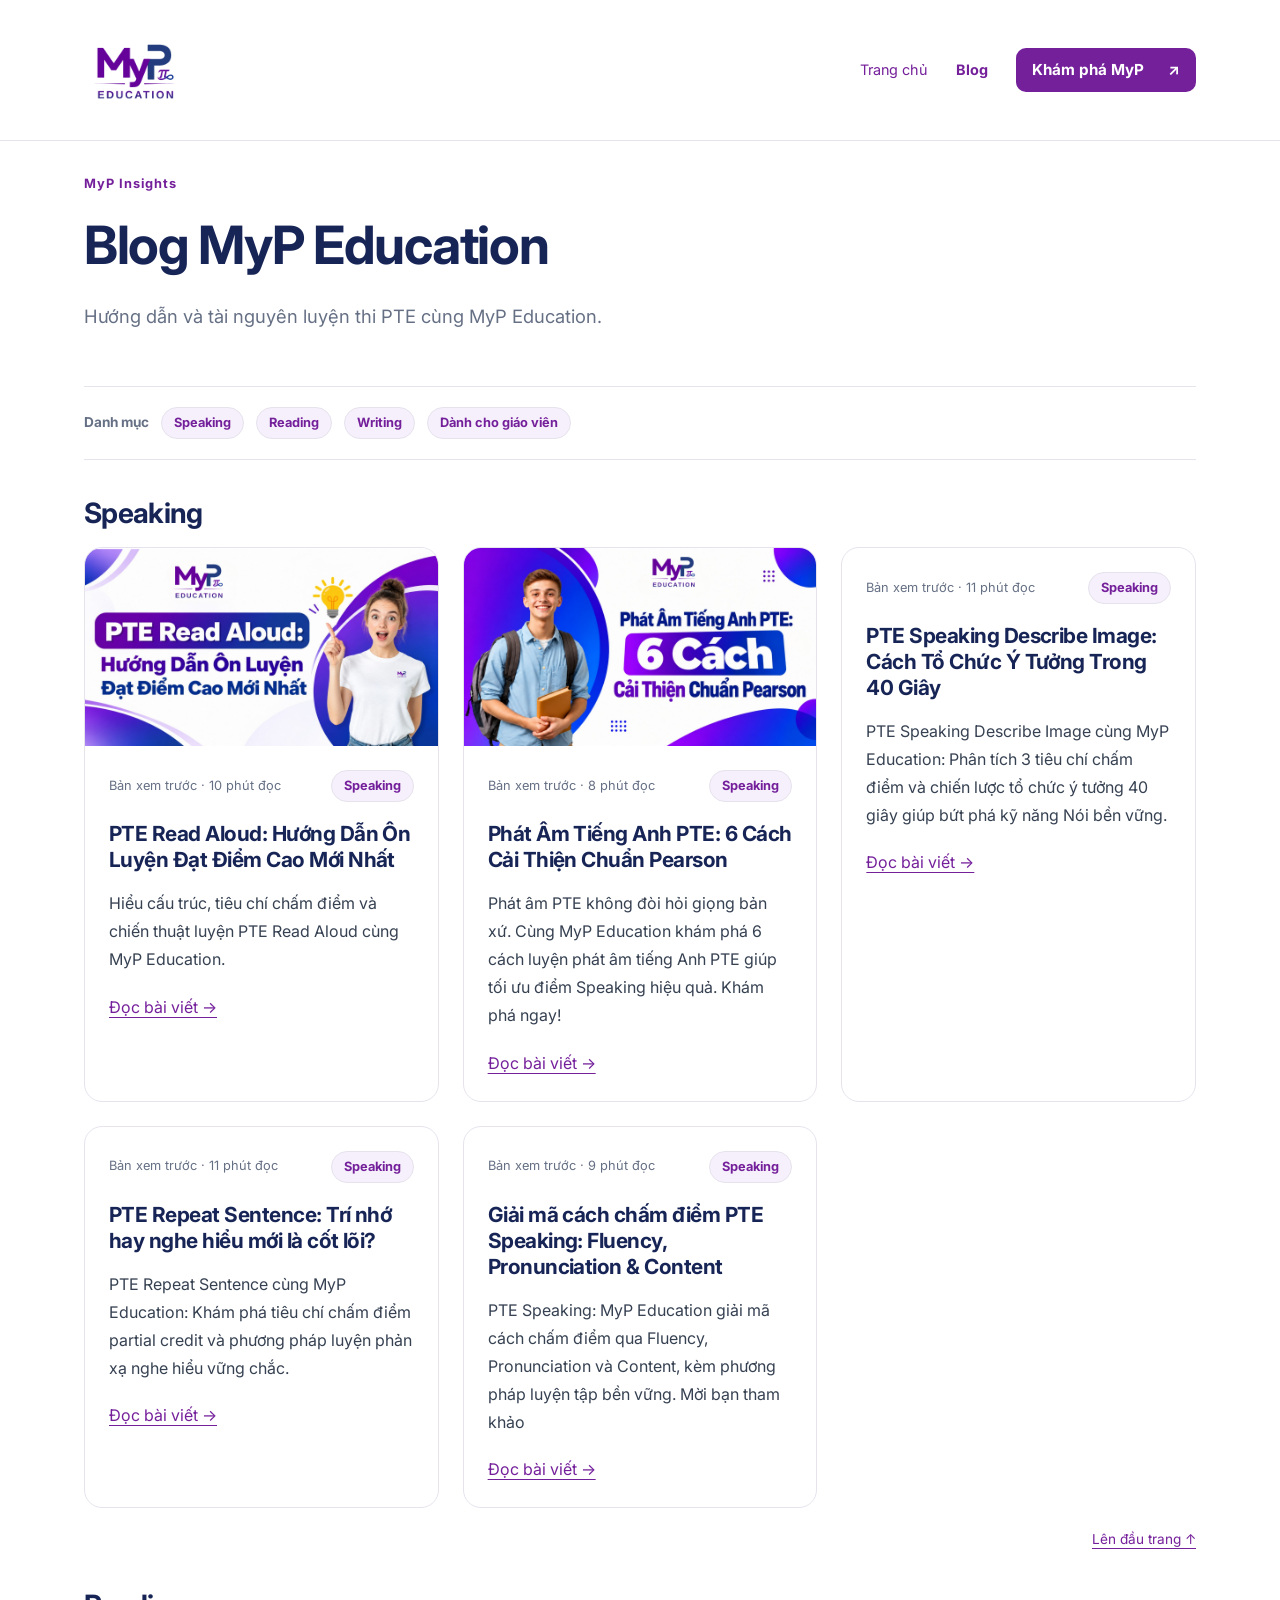
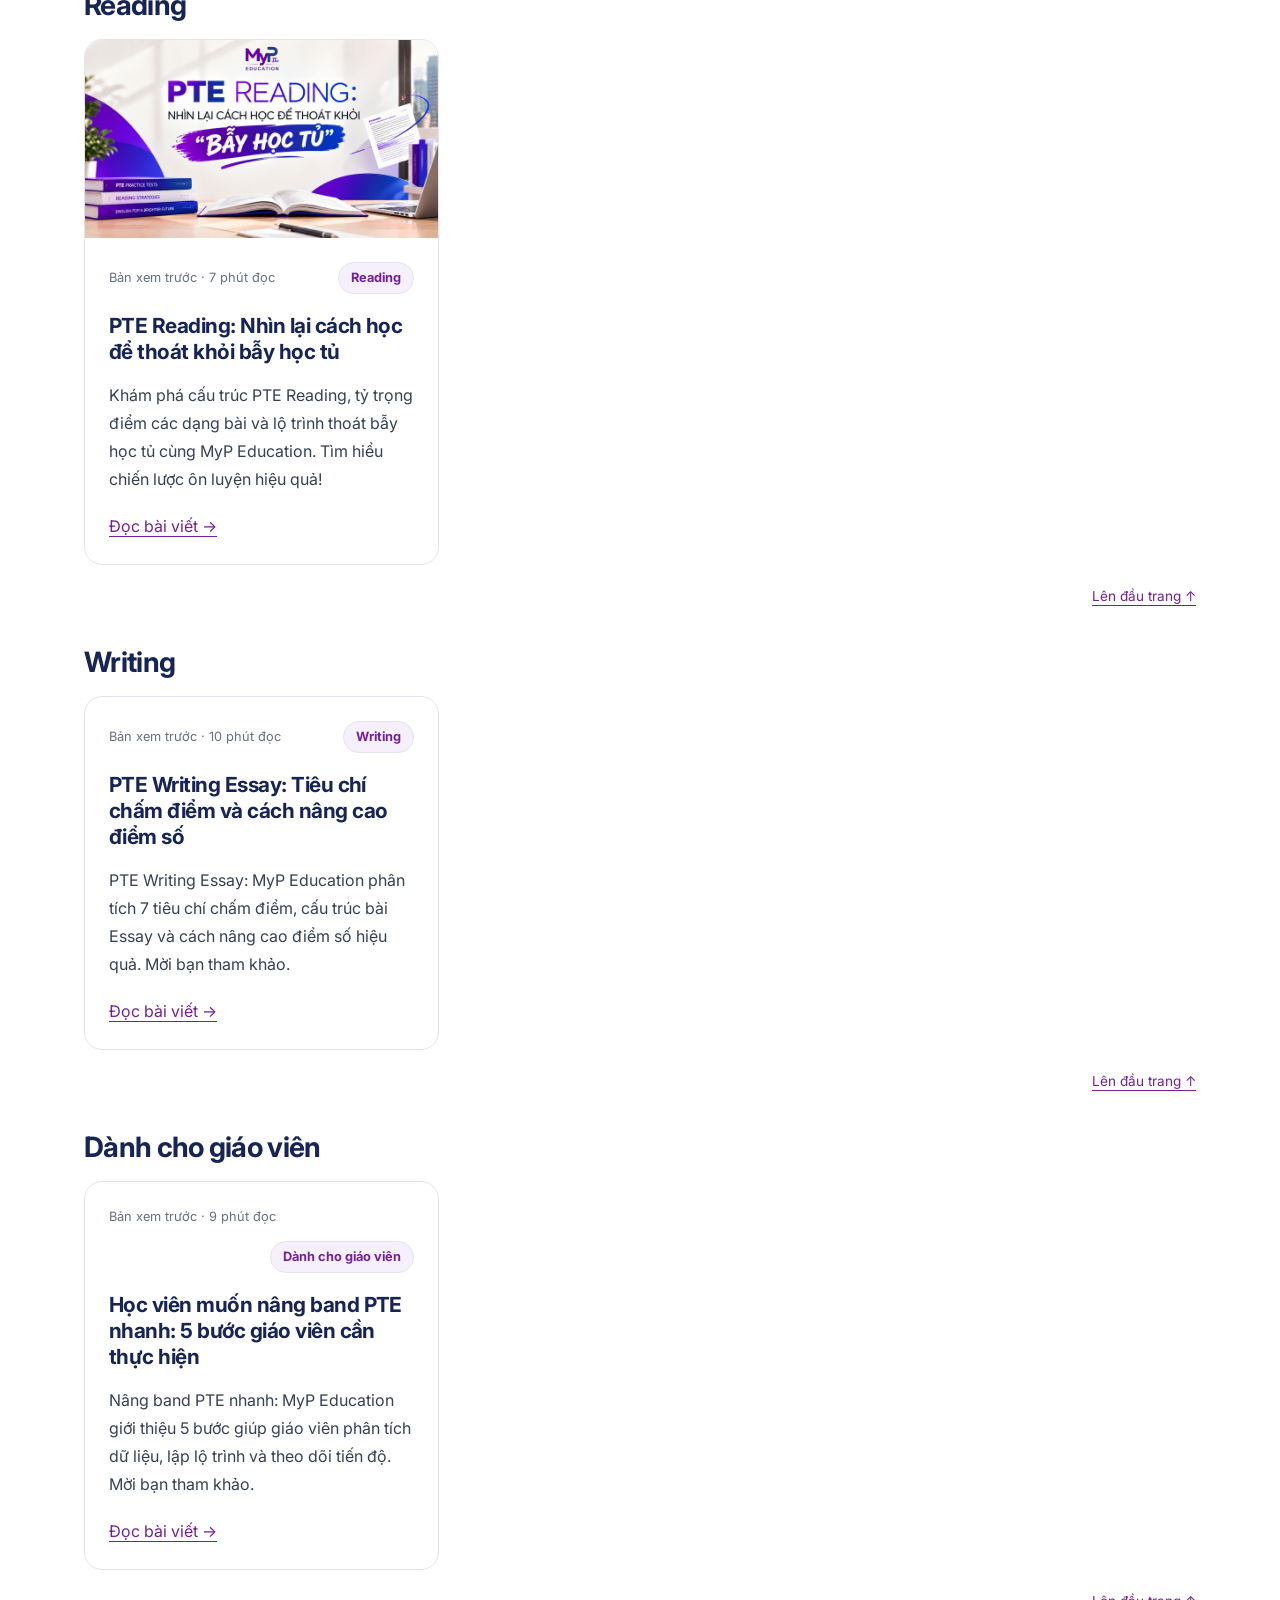
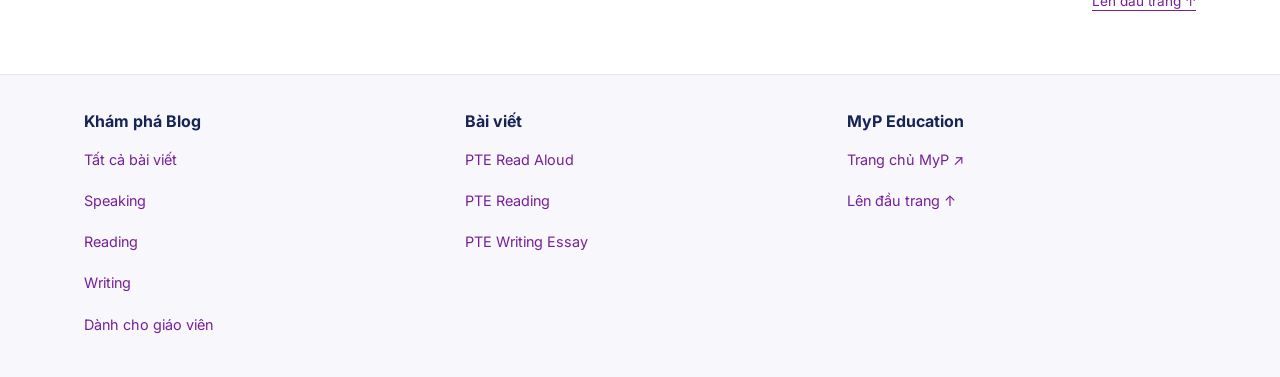
<file: blogs/index.html>
<!doctype html>
<html lang="vi">
<head>
  <meta charset="utf-8">
  <meta name="viewport" content="width=device-width, initial-scale=1">
  <title>Blog | MyP Education</title>
  <meta name="description" content="Khám phá hướng dẫn và tài nguyên luyện thi PTE cùng MyP Education.">
  <link rel="canonical" href="https://blogs.myp.education/">
  <link rel="icon" type="image/png" href="assets/images/logo_small.png">
  <link rel="stylesheet" href="assets/css/blogs.css">
</head>
<body>
<a class="skip-link" href="#main">Đến nội dung chính</a>
<header class="site-header"><div class="header-inner">
  <a class="brand" href="https://myp.education/" aria-label="MyP Education trang chủ"><img src="assets/images/logo_full.png" alt="MyP Education" width="500" height="500"></a>
  <nav aria-label="Điều hướng chính"><a href="https://myp.education/">Trang chủ</a><a href="index.html" aria-current="location">Blog</a><a class="button button-small" href="https://myp.education/">Khám phá MyP <span aria-hidden="true">↗</span></a></nav>
</div></header>
<main id="main" class="page-shell">
  <header class="article-header">
    <p class="eyebrow">MyP Insights</p>
    <h1>Blog MyP Education</h1>
    <p class="dek">Hướng dẫn và tài nguyên luyện thi PTE cùng MyP Education.</p>
  </header>
  <nav class="category-nav" aria-label="Danh mục bài viết">
    <span class="category-nav-label">Danh mục</span>
    <a class="category-tag" href="#speaking">Speaking</a>
    <a class="category-tag" href="#reading">Reading</a>
    <a class="category-tag" href="#writing">Writing</a>
    <a class="category-tag" href="#teachers">Dành cho giáo viên</a>
  </nav>
  <section class="category-section" id="speaking" aria-labelledby="speaking-title">
    <h2 id="speaking-title">Speaking</h2>
    <div class="blog-grid">
      <article class="blog-card">
        <a href="speaking/read-aloud-guide.html" aria-label="PTE Read Aloud: Hướng Dẫn Ôn Luyện Đạt Điểm Cao Mới Nhất"><img src="assets/images/pte-read-aloud-1.png" alt="Hướng dẫn luyện PTE Read Aloud của MyP Education" loading="lazy"></a>
        <div class="blog-card-body">
          <p class="card-meta"><a class="category-tag" href="#speaking">Speaking</a><span>Bản xem trước · 10 phút đọc</span></p>
          <h3><a href="speaking/read-aloud-guide.html">PTE Read Aloud: Hướng Dẫn Ôn Luyện Đạt Điểm Cao Mới Nhất</a></h3>
          <p>Hiểu cấu trúc, tiêu chí chấm điểm và chiến thuật luyện PTE Read Aloud cùng MyP Education.</p>
          <a href="speaking/read-aloud-guide.html">Đọc bài viết →</a>
        </div>
      </article>
      <article class="blog-card">
        <a href="speaking/pronunciation-tips.html" aria-label="Phát Âm Tiếng Anh PTE: 6 Cách Cải Thiện Chuẩn Pearson"><img src="assets/images/phat-am-tieng-anh-pte-1.png" alt="Phát âm tiếng Anh PTE: 6 cách cải thiện chuẩn Pearson" loading="lazy"></a>
        <div class="blog-card-body">
          <p class="card-meta"><a class="category-tag" href="#speaking">Speaking</a><span>Bản xem trước · 8 phút đọc</span></p>
          <h3><a href="speaking/pronunciation-tips.html">Phát Âm Tiếng Anh PTE: 6 Cách Cải Thiện Chuẩn Pearson</a></h3>
          <p>Phát âm PTE không đòi hỏi giọng bản xứ. Cùng MyP Education khám phá 6 cách luyện phát âm tiếng Anh PTE giúp tối ưu điểm Speaking hiệu quả. Khám phá ngay!</p>
          <a href="speaking/pronunciation-tips.html">Đọc bài viết →</a>
        </div>
      </article>
      <article class="blog-card">
        <div class="blog-card-body">
          <p class="card-meta"><a class="category-tag" href="#speaking">Speaking</a><span>Bản xem trước · 11 phút đọc</span></p>
          <h3><a href="speaking/describe-image-guide.html">PTE Speaking Describe Image: Cách Tổ Chức Ý Tưởng Trong 40 Giây</a></h3>
          <p>PTE Speaking Describe Image cùng MyP Education: Phân tích 3 tiêu chí chấm điểm và chiến lược tổ chức ý tưởng 40 giây giúp bứt phá kỹ năng Nói bền vững.</p>
          <a href="speaking/describe-image-guide.html">Đọc bài viết →</a>
        </div>
      </article>
      <article class="blog-card">
        <div class="blog-card-body">
          <p class="card-meta"><a class="category-tag" href="#speaking">Speaking</a><span>Bản xem trước · 11 phút đọc</span></p>
          <h3><a href="speaking/repeat-sentence-guide.html">PTE Repeat Sentence: Trí nhớ hay nghe hiểu mới là cốt lõi?</a></h3>
          <p>PTE Repeat Sentence cùng MyP Education: Khám phá tiêu chí chấm điểm partial credit và phương pháp luyện phản xạ nghe hiểu vững chắc.</p>
          <a href="speaking/repeat-sentence-guide.html">Đọc bài viết →</a>
        </div>
      </article>
      <article class="blog-card">
        <div class="blog-card-body">
          <p class="card-meta"><a class="category-tag" href="#speaking">Speaking</a><span>Bản xem trước · 9 phút đọc</span></p>
          <h3><a href="speaking/speaking-scoring.html">Giải mã cách chấm điểm PTE Speaking: Fluency, Pronunciation &amp; Content</a></h3>
          <p>PTE Speaking: MyP Education giải mã cách chấm điểm qua Fluency, Pronunciation và Content, kèm phương pháp luyện tập bền vững. Mời bạn tham khảo</p>
          <a href="speaking/speaking-scoring.html">Đọc bài viết →</a>
        </div>
      </article>
    </div>
    <p class="category-end"><a href="#main">Lên đầu trang ↑</a></p>
  </section>
  <section class="category-section" id="reading" aria-labelledby="reading-title">
    <h2 id="reading-title">Reading</h2>
    <div class="blog-grid">
      <article class="blog-card">
        <a href="reading/reading-vocabulary.html" aria-label="PTE Reading: Nhìn lại cách học để thoát khỏi bẫy học tủ"><img src="assets/images/pte-reading-1.png" alt="PTE Reading: nhìn lại cách học để thoát khỏi bẫy học tủ" loading="lazy"></a>
        <div class="blog-card-body">
          <p class="card-meta"><a class="category-tag" href="#reading">Reading</a><span>Bản xem trước · 7 phút đọc</span></p>
          <h3><a href="reading/reading-vocabulary.html">PTE Reading: Nhìn lại cách học để thoát khỏi bẫy học tủ</a></h3>
          <p>Khám phá cấu trúc PTE Reading, tỷ trọng điểm các dạng bài và lộ trình thoát bẫy học tủ cùng MyP Education. Tìm hiểu chiến lược ôn luyện hiệu quả!</p>
          <a href="reading/reading-vocabulary.html">Đọc bài viết →</a>
        </div>
      </article>
    </div>
    <p class="category-end"><a href="#main">Lên đầu trang ↑</a></p>
  </section>
  <section class="category-section" id="writing" aria-labelledby="writing-title">
    <h2 id="writing-title">Writing</h2>
    <div class="blog-grid">
      <article class="blog-card">
        <div class="blog-card-body">
          <p class="card-meta"><a class="category-tag" href="#writing">Writing</a><span>Bản xem trước · 10 phút đọc</span></p>
          <h3><a href="writing/essay-scoring.html">PTE Writing Essay: Tiêu chí chấm điểm và cách nâng cao điểm số</a></h3>
          <p>PTE Writing Essay: MyP Education phân tích 7 tiêu chí chấm điểm, cấu trúc bài Essay và cách nâng cao điểm số hiệu quả. Mời bạn tham khảo.</p>
          <a href="writing/essay-scoring.html">Đọc bài viết →</a>
        </div>
      </article>
    </div>
    <p class="category-end"><a href="#main">Lên đầu trang ↑</a></p>
  </section>
  <section class="category-section" id="teachers" aria-labelledby="teachers-title">
    <h2 id="teachers-title">Dành cho giáo viên</h2>
    <div class="blog-grid">
      <article class="blog-card">
        <div class="blog-card-body">
          <p class="card-meta"><a class="category-tag" href="#teachers">Dành cho giáo viên</a><span>Bản xem trước · 9 phút đọc</span></p>
          <h3><a href="teachers/improve-pte-scores.html">Học viên muốn nâng band PTE nhanh: 5 bước giáo viên cần thực hiện</a></h3>
          <p>Nâng band PTE nhanh: MyP Education giới thiệu 5 bước giúp giáo viên phân tích dữ liệu, lập lộ trình và theo dõi tiến độ. Mời bạn tham khảo.</p>
          <a href="teachers/improve-pte-scores.html">Đọc bài viết →</a>
        </div>
      </article>
    </div>
    <p class="category-end"><a href="#main">Lên đầu trang ↑</a></p>
  </section>
</main>
<footer class="site-footer hub-footer">
  <nav class="footer-nav" aria-label="Điều hướng cuối trang">
    <div class="footer-group">
      <h2>Khám phá Blog</h2>
      <ul>
        <li><a href="#main">Tất cả bài viết</a></li>
        <li><a href="#speaking">Speaking</a></li>
        <li><a href="#reading">Reading</a></li>
        <li><a href="#writing">Writing</a></li>
        <li><a href="#teachers">Dành cho giáo viên</a></li>
      </ul>
    </div>
    <div class="footer-group">
      <h2>Bài viết</h2>
      <ul>
        <li><a href="speaking/read-aloud-guide.html">PTE Read Aloud</a></li>
        <li><a href="reading/reading-vocabulary.html">PTE Reading</a></li>
        <li><a href="writing/essay-scoring.html">PTE Writing Essay</a></li>
      </ul>
    </div>
    <div class="footer-group">
      <h2>MyP Education</h2>
      <ul>
        <li><a href="https://myp.education/">Trang chủ MyP ↗</a></li>
        <li><a href="#main">Lên đầu trang ↑</a></li>
      </ul>
    </div>
  </nav>
</footer>
</body>
</html>
</file>
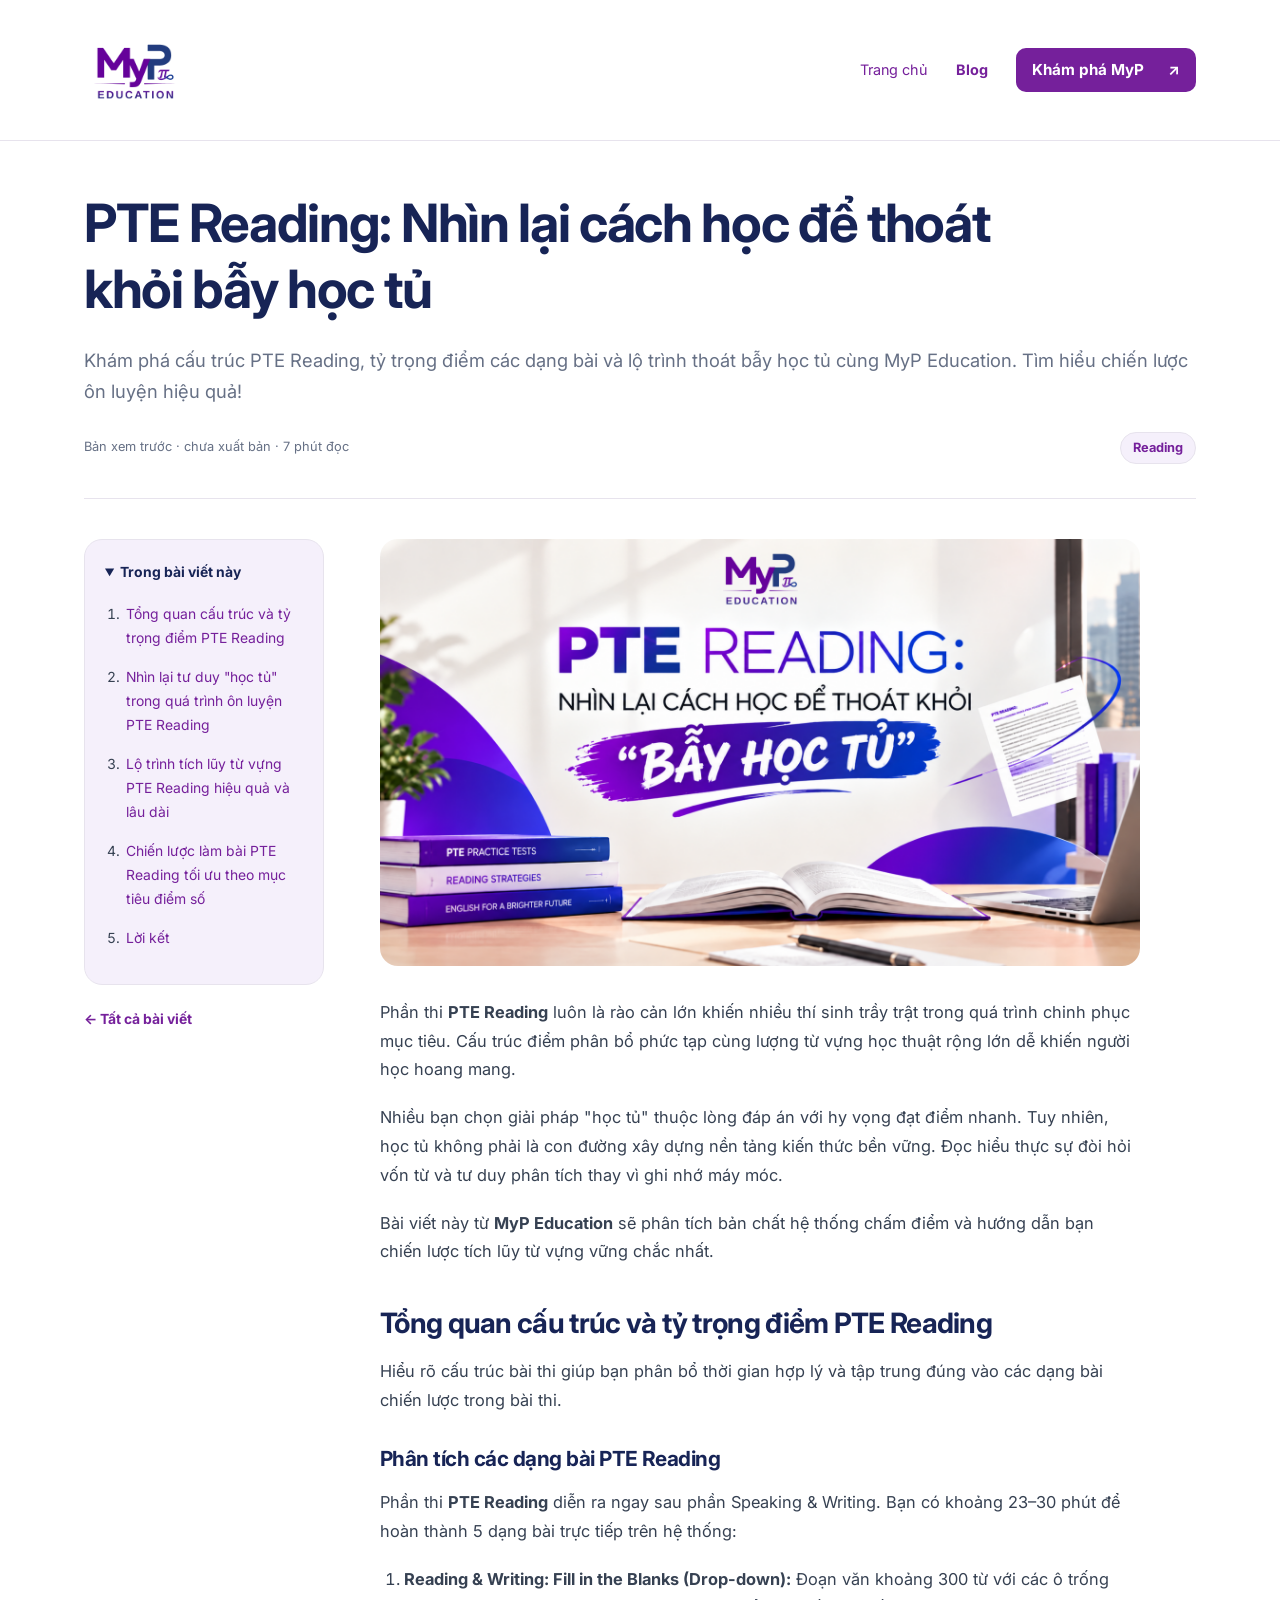
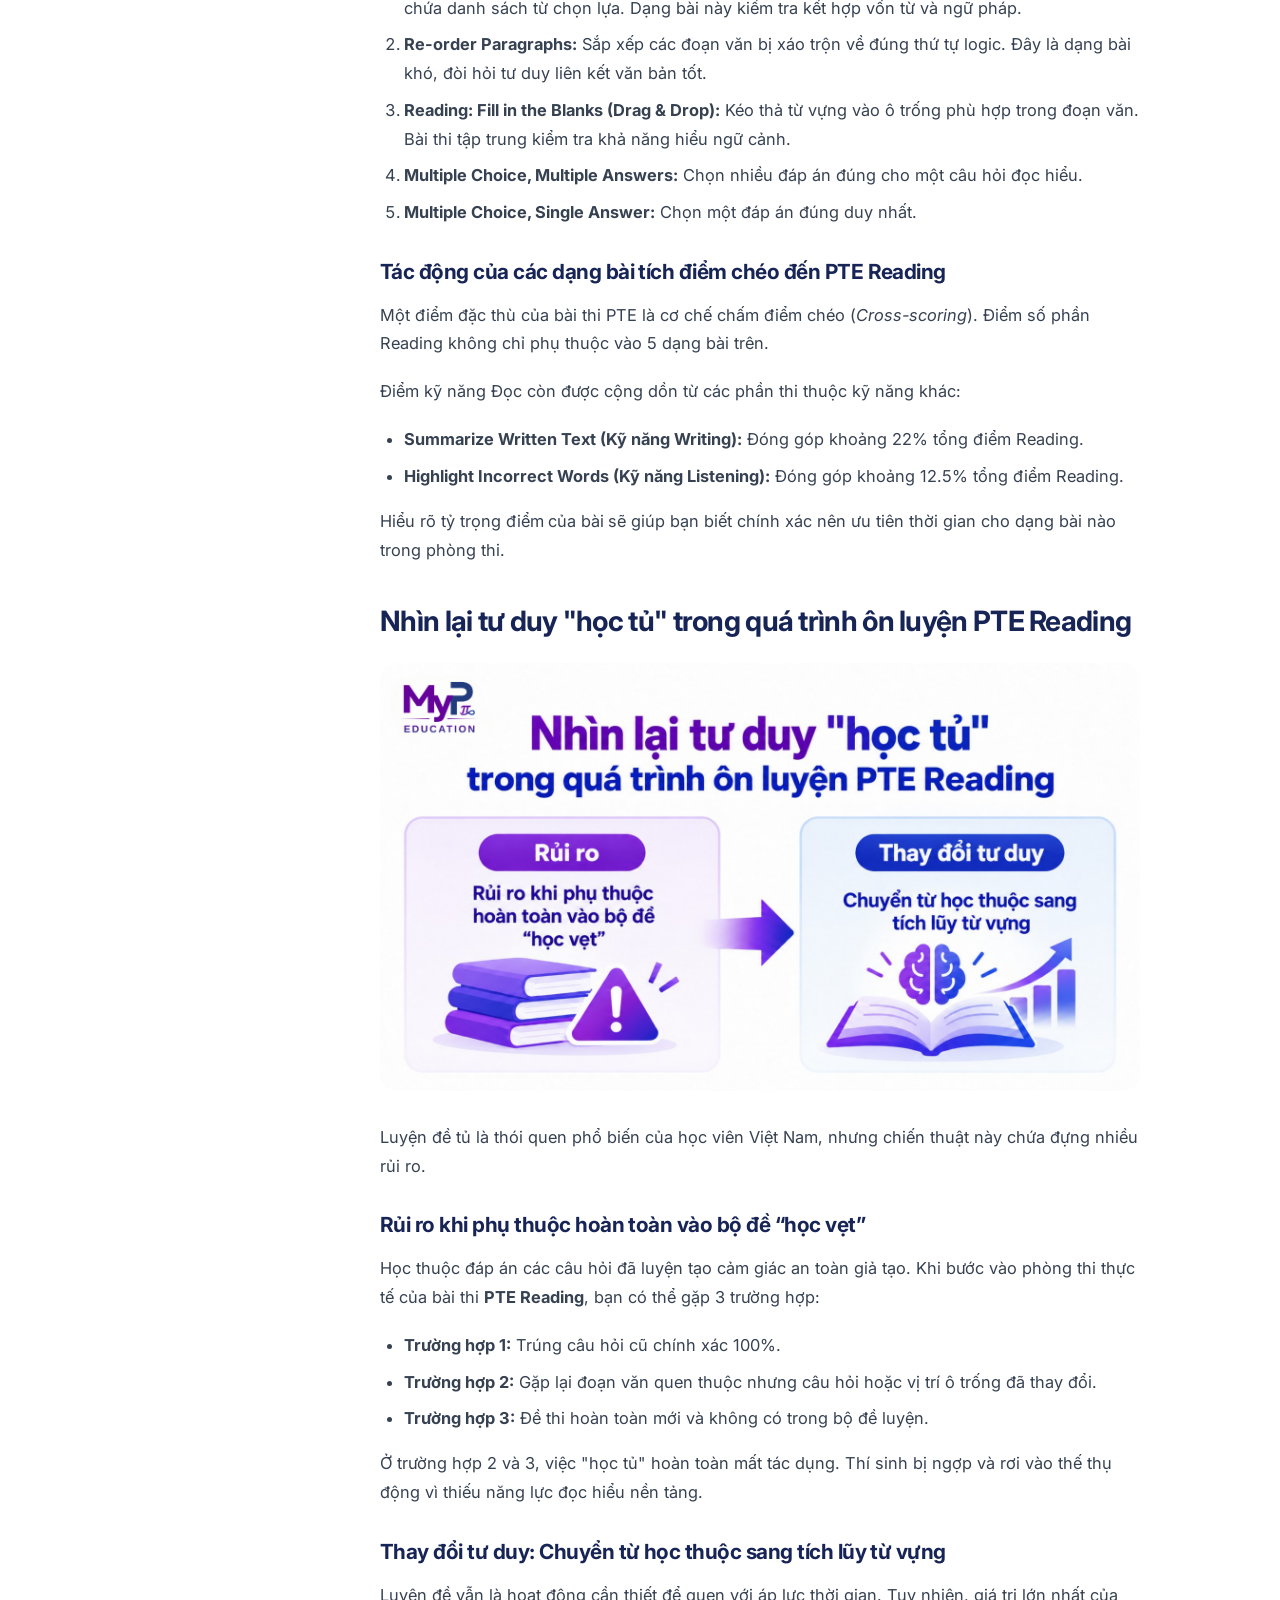
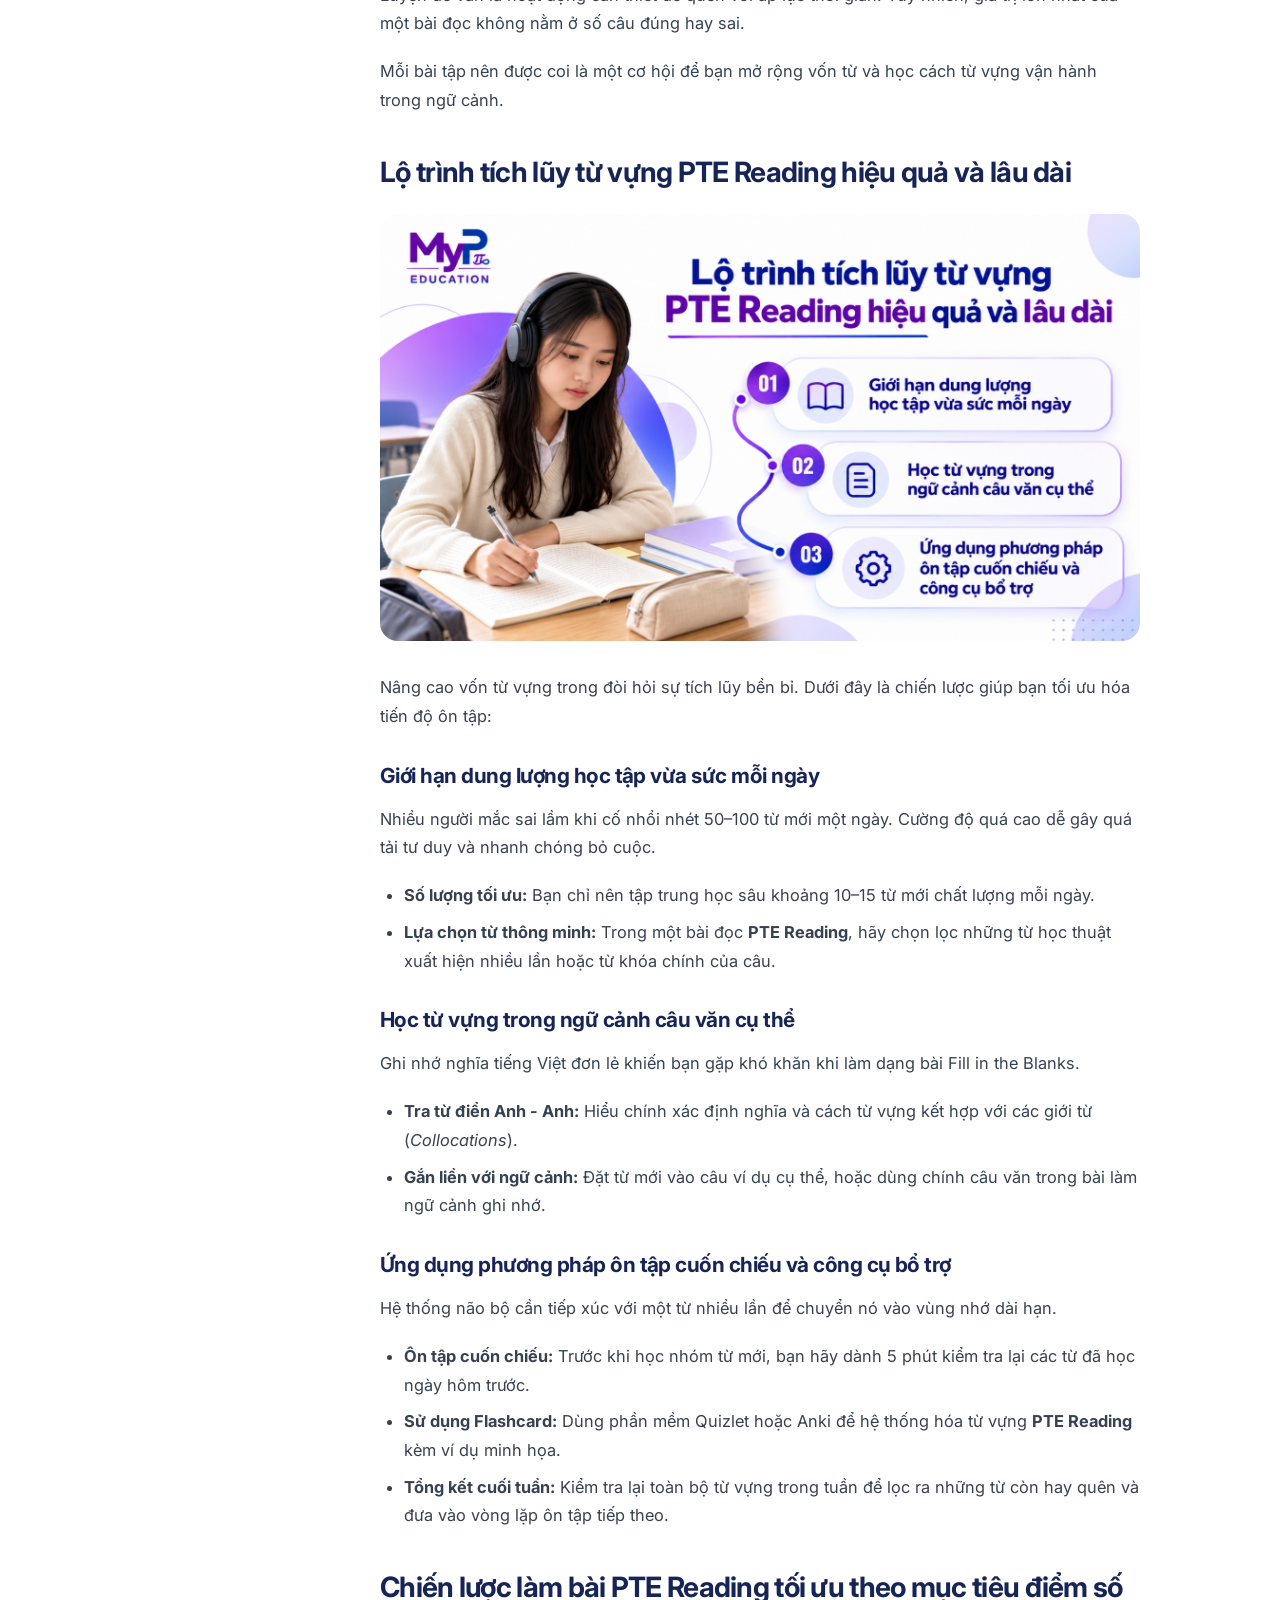
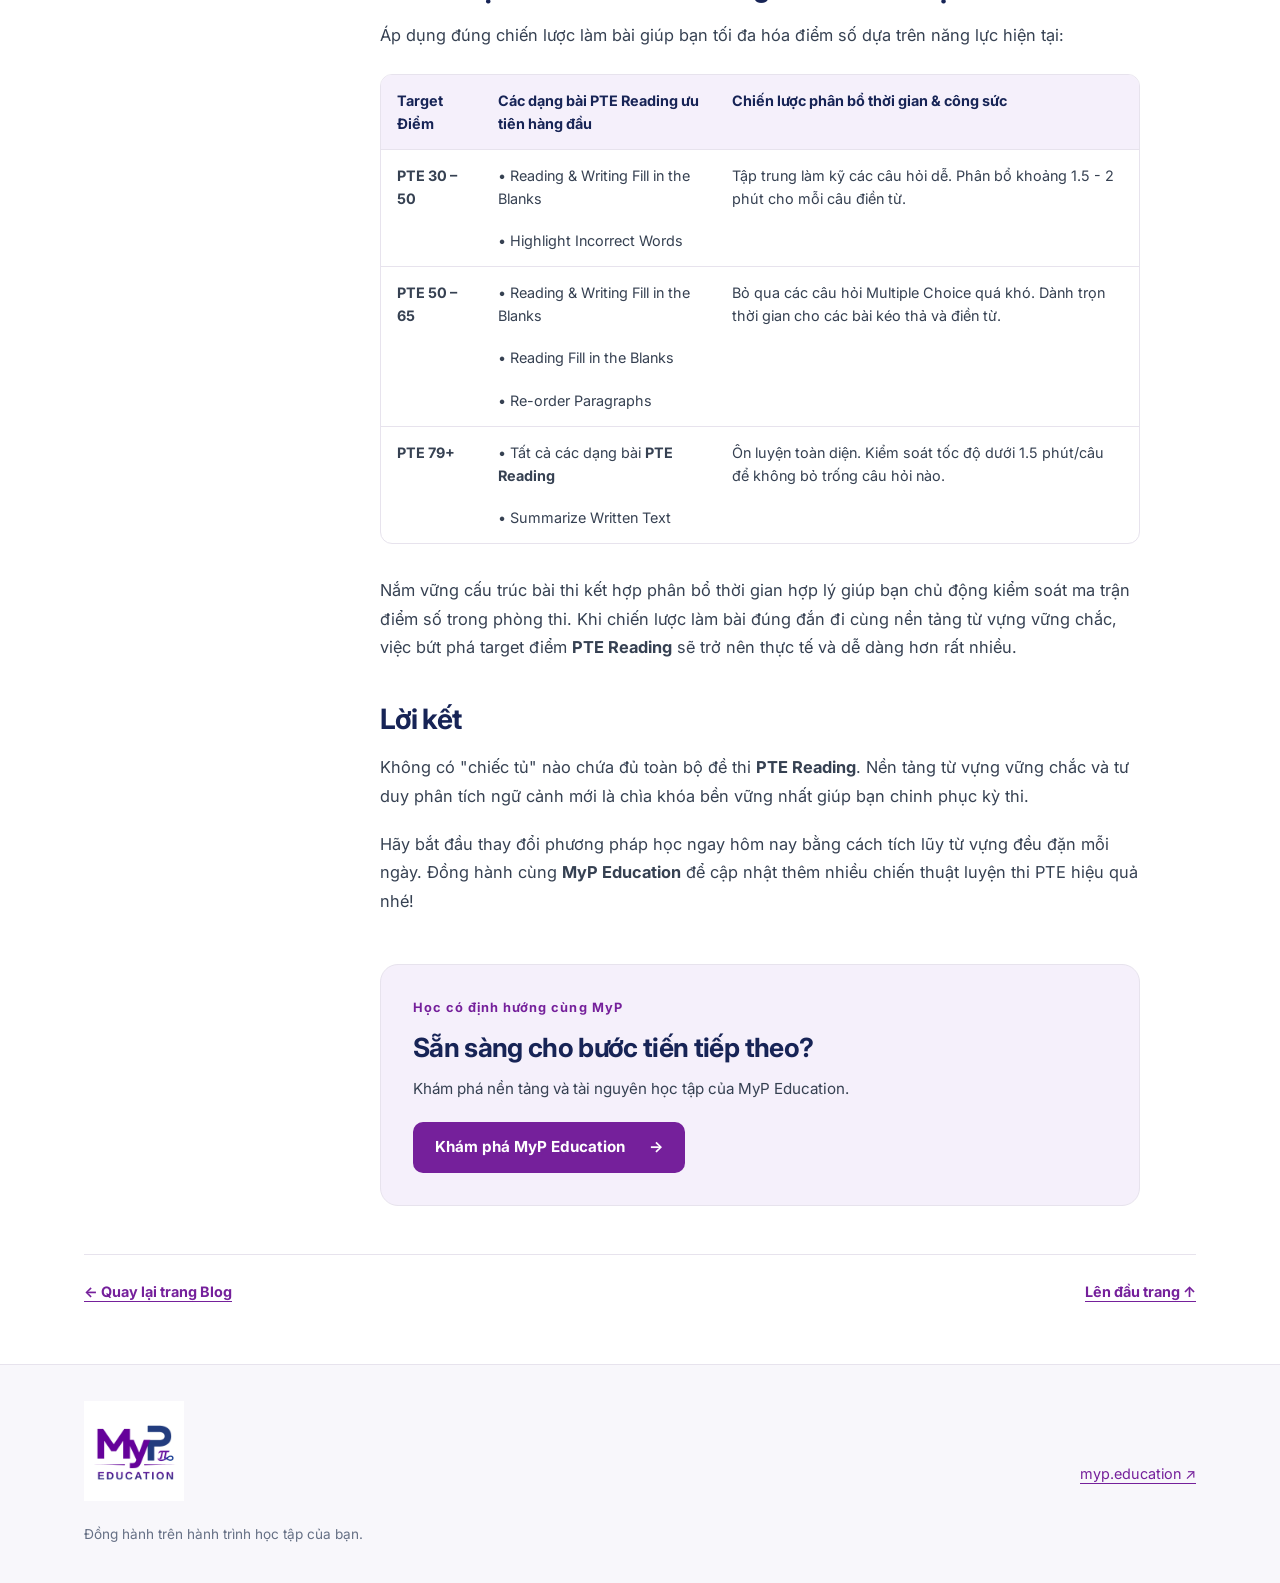
<file: blogs/reading/reading-vocabulary.html>
<!doctype html>
<html lang="vi">
<head>
  <meta charset="utf-8">
  <meta name="viewport" content="width=device-width, initial-scale=1">
  <title>PTE Reading: Nhìn lại cách học để thoát khỏi bẫy học tủ | MyP Education</title>
  <meta name="description" content="Khám phá cấu trúc PTE Reading, tỷ trọng điểm các dạng bài và lộ trình thoát bẫy học tủ cùng MyP Education. Tìm hiểu chiến lược ôn luyện hiệu quả!">
  <link rel="icon" type="image/png" href="../assets/images/logo_small.png">
  <link rel="stylesheet" href="../assets/css/blogs.css">
</head>
<body>
<a class="skip-link" href="#main">Đến nội dung chính</a>
<header class="site-header"><div class="header-inner">
  <a class="brand" href="https://myp.education/" aria-label="MyP Education trang chủ"><img src="../assets/images/logo_full.png" alt="MyP Education" width="500" height="500"></a>
  <nav aria-label="Điều hướng chính"><a href="https://myp.education/">Trang chủ</a><a href="../index.html" aria-current="location">Blog</a><a class="button button-small" href="https://myp.education/">Khám phá MyP <span aria-hidden="true">↗</span></a></nav>
</div></header>
<main id="main" class="page-shell">
  <article>
    <header class="article-header"><h1>PTE Reading: Nhìn lại cách học để thoát khỏi bẫy học tủ</h1><p class="dek">Khám phá cấu trúc PTE Reading, tỷ trọng điểm các dạng bài và lộ trình thoát bẫy học tủ cùng MyP Education. Tìm hiểu chiến lược ôn luyện hiệu quả!</p><p class="byline"><span><small>Bản xem trước · chưa xuất bản · 7 phút đọc</small></span><a class="category-tag" href="../index.html#reading">Reading</a></p></header>
    <div class="article-layout"><aside class="contents" aria-label="Mục lục"><details open><summary>Trong bài viết này</summary><ol><li><a href="#section-159">Tổng quan cấu trúc và tỷ trọng điểm PTE Reading</a></li>
<li><a href="#section-174">Nhìn lại tư duy &quot;học tủ&quot; trong quá trình ôn luyện PTE Reading</a></li>
<li><a href="#section-186">Lộ trình tích lũy từ vựng PTE Reading hiệu quả và lâu dài</a></li>
<li><a href="#section-201">Chiến lược làm bài PTE Reading tối ưu theo mục tiêu điểm số</a></li>
<li><a href="#section-205">Lời kết</a></li></ol></details><a class="back-link" href="../index.html">← Tất cả bài viết</a></aside>
    <div class="article-body"><figure><img src="../assets/images/pte-reading-1.png" alt="PTE Reading: nhìn lại cách học để thoát khỏi bẫy học tủ" width="1600" height="900" loading="eager"></figure>
<p>Phần thi <strong>PTE Reading</strong> luôn là rào cản lớn khiến nhiều thí sinh trầy trật trong quá trình chinh phục mục tiêu. Cấu trúc điểm phân bổ phức tạp cùng lượng từ vựng học thuật rộng lớn dễ khiến người học hoang mang.</p>
<p>Nhiều bạn chọn giải pháp &quot;học tủ&quot; thuộc lòng đáp án với hy vọng đạt điểm nhanh. Tuy nhiên, học tủ không phải là con đường xây dựng nền tảng kiến thức bền vững. Đọc hiểu thực sự đòi hỏi vốn từ và tư duy phân tích thay vì ghi nhớ máy móc.</p>
<p>Bài viết này từ <strong>MyP Education</strong> sẽ phân tích bản chất hệ thống chấm điểm và hướng dẫn bạn chiến lược tích lũy từ vựng vững chắc nhất.</p>
<h2 id="section-159"><strong>Tổng quan cấu trúc và tỷ trọng điểm PTE Reading</strong></h2>
<p>Hiểu rõ cấu trúc bài thi giúp bạn phân bổ thời gian hợp lý và tập trung đúng vào các dạng bài chiến lược trong bài thi.</p>
<h3 id="section-161"><strong>Phân tích các dạng bài PTE Reading </strong></h3>
<p>Phần thi <strong>PTE Reading</strong> diễn ra ngay sau phần Speaking &amp; Writing. Bạn có khoảng 23–30 phút để hoàn thành 5 dạng bài trực tiếp trên hệ thống:</p>
<ol>
<li><strong>Reading &amp; Writing: Fill in the Blanks (Drop-down):</strong> Đoạn văn khoảng 300 từ với các ô trống chứa danh sách từ chọn lựa. Dạng bài này kiểm tra kết hợp vốn từ và ngữ pháp.</li>
<li><strong>Re-order Paragraphs:</strong> Sắp xếp các đoạn văn bị xáo trộn về đúng thứ tự logic. Đây là dạng bài khó, đòi hỏi tư duy liên kết văn bản tốt.</li>
<li><strong>Reading: Fill in the Blanks (Drag &amp; Drop):</strong> Kéo thả từ vựng vào ô trống phù hợp trong đoạn văn. Bài thi tập trung kiểm tra khả năng hiểu ngữ cảnh.</li>
<li><strong>Multiple Choice, Multiple Answers:</strong> Chọn nhiều đáp án đúng cho một câu hỏi đọc hiểu.</li>
<li><strong>Multiple Choice, Single Answer:</strong> Chọn một đáp án đúng duy nhất.</li>
</ol>
<h3 id="section-168"><strong>Tác động của các dạng bài tích điểm chéo đến PTE Reading</strong></h3>
<p>Một điểm đặc thù của bài thi PTE là cơ chế chấm điểm chéo (<em>Cross-scoring</em>). Điểm số phần Reading không chỉ phụ thuộc vào 5 dạng bài trên.</p>
<p>Điểm kỹ năng Đọc còn được cộng dồn từ các phần thi thuộc kỹ năng khác:</p>
<ul>
<li><strong>Summarize Written Text (Kỹ năng Writing):</strong> Đóng góp khoảng 22% tổng điểm Reading.</li>
<li><strong>Highlight Incorrect Words (Kỹ năng Listening):</strong> Đóng góp khoảng 12.5% tổng điểm Reading.</li>
</ul>
<p>Hiểu rõ tỷ trọng điểm<strong> </strong>của bài<strong> </strong>sẽ giúp bạn biết chính xác nên ưu tiên thời gian cho dạng bài nào trong phòng thi.</p>
<h2 id="section-174"><strong>Nhìn lại tư duy &quot;học tủ&quot; trong quá trình ôn luyện PTE Reading</strong></h2>
<figure><img src="../assets/images/pte-reading-2.png" alt="Nhìn lại tư duy học tủ trong quá trình ôn luyện PTE Reading" width="1600" height="900" loading="lazy"></figure>
<p>Luyện đề tủ là thói quen phổ biến của học viên Việt Nam, nhưng chiến thuật này chứa đựng nhiều rủi ro.</p>
<h3 id="section-177"><strong>Rủi ro khi phụ thuộc hoàn toàn vào </strong><strong>bộ đề “học vẹt</strong><strong>”</strong></h3>
<p>Học thuộc đáp án các câu hỏi đã luyện tạo cảm giác an toàn giả tạo. Khi bước vào phòng thi thực tế của bài thi <strong>PTE Reading</strong>, bạn có thể gặp 3 trường hợp:</p>
<ul>
<li><strong>Trường hợp 1:</strong> Trúng câu hỏi cũ chính xác 100%.</li>
<li><strong>Trường hợp 2:</strong> Gặp lại đoạn văn quen thuộc nhưng câu hỏi hoặc vị trí ô trống đã thay đổi.</li>
<li><strong>Trường hợp 3:</strong> Đề thi hoàn toàn mới và không có trong bộ đề luyện.</li>
</ul>
<p>Ở trường hợp 2 và 3, việc &quot;học tủ&quot; hoàn toàn mất tác dụng. Thí sinh bị ngợp và rơi vào thế thụ động vì thiếu năng lực đọc hiểu nền tảng.</p>
<h3 id="section-183"><strong>Thay đổi tư duy: Chuyển từ học thuộc sang tích lũy từ vựng</strong></h3>
<p>Luyện đề vẫn là hoạt động cần thiết để quen với áp lực thời gian. Tuy nhiên, giá trị lớn nhất của một bài đọc không nằm ở số câu đúng hay sai.</p>
<p>Mỗi bài tập<strong> </strong>nên được coi là một cơ hội để bạn mở rộng vốn từ và học cách từ vựng vận hành trong ngữ cảnh.</p>
<h2 id="section-186"><strong>Lộ trình tích lũy từ vựng PTE Reading hiệu quả và lâu dài </strong></h2>
<figure><img src="../assets/images/pte-reading-3.png" alt="Lộ trình tích lũy từ vựng PTE Reading hiệu quả và lâu dài" width="1600" height="900" loading="lazy"></figure>
<p>Nâng cao vốn từ vựng trong đòi hỏi sự tích lũy bền bỉ. Dưới đây là chiến lược giúp bạn tối ưu hóa tiến độ ôn tập:</p>
<h3 id="section-188"><strong>Giới hạn dung lượng học tập vừa sức mỗi ngày</strong></h3>
<p>Nhiều người mắc sai lầm khi cố nhồi nhét 50–100 từ mới một ngày. Cường độ quá cao dễ gây quá tải tư duy và nhanh chóng bỏ cuộc.</p>
<ul>
<li><strong>Số lượng tối ưu:</strong> Bạn chỉ nên tập trung học sâu khoảng 10–15 từ mới chất lượng mỗi ngày.</li>
<li><strong>Lựa chọn từ thông minh:</strong> Trong một bài đọc <strong>PTE Reading</strong>, hãy chọn lọc những từ học thuật xuất hiện nhiều lần hoặc từ khóa chính của câu.</li>
</ul>
<h3 id="section-192"><strong>Học từ vựng trong ngữ cảnh câu văn cụ thể</strong></h3>
<p>Ghi nhớ nghĩa tiếng Việt đơn lẻ khiến bạn gặp khó khăn khi làm dạng bài Fill in the Blanks.</p>
<ul>
<li><strong>Tra từ điển Anh - Anh:</strong> Hiểu chính xác định nghĩa và cách từ vựng kết hợp với các giới từ (<em>Collocations</em>).</li>
<li><strong>Gắn liền với ngữ cảnh:</strong> Đặt từ mới vào câu ví dụ cụ thể, hoặc dùng chính câu văn trong bài làm ngữ cảnh ghi nhớ.</li>
</ul>
<h3 id="section-196"><strong>Ứng dụng phương pháp ôn tập cuốn chiếu và công cụ bổ trợ</strong></h3>
<p>Hệ thống não bộ cần tiếp xúc với một từ nhiều lần để chuyển nó vào vùng nhớ dài hạn.</p>
<ul>
<li><strong>Ôn tập cuốn chiếu:</strong> Trước khi học nhóm từ mới, bạn hãy dành 5 phút kiểm tra lại các từ đã học ngày hôm trước.</li>
<li><strong>Sử dụng Flashcard:</strong> Dùng phần mềm Quizlet hoặc Anki để hệ thống hóa từ vựng <strong>PTE Reading</strong> kèm ví dụ minh họa.</li>
<li><strong>Tổng kết cuối tuần:</strong> Kiểm tra lại toàn bộ từ vựng trong tuần để lọc ra những từ còn hay quên và đưa vào vòng lặp ôn tập tiếp theo.</li>
</ul>
<h2 id="section-201"><strong>Chiến lược làm bài PTE Reading tối ưu theo mục tiêu điểm số</strong></h2>
<p>Áp dụng đúng chiến lược làm bài giúp bạn tối đa hóa điểm số dựa trên năng lực hiện tại:</p>
<div class="table-scroll" tabindex="0" role="region" aria-label="Bảng 1"><table><thead><tr><th scope="col"><p><strong>Target Điểm</strong></p></th><th scope="col"><p><strong>Các dạng bài PTE Reading ưu tiên hàng đầu</strong></p></th><th scope="col"><p><strong>Chiến lược phân bổ thời gian &amp; công sức</strong></p></th></tr></thead><tbody><tr><td><p><strong>PTE 30 – 50</strong></p></td><td><p>• Reading &amp; Writing Fill in the Blanks</p>
<p>• Highlight Incorrect Words</p></td><td><p>Tập trung làm kỹ các câu hỏi dễ. Phân bổ khoảng 1.5 - 2 phút cho mỗi câu điền từ.</p></td></tr><tr><td><p><strong>PTE 50 – 65</strong></p></td><td><p>• Reading &amp; Writing Fill in the Blanks</p>
<p>• Reading Fill in the Blanks</p>
<p>• Re-order Paragraphs</p></td><td><p>Bỏ qua các câu hỏi Multiple Choice quá khó. Dành trọn thời gian cho các bài kéo thả và điền từ.</p></td></tr><tr><td><p><strong>PTE 79+</strong></p></td><td><p>• Tất cả các dạng bài <strong>PTE Reading</strong></p>
<p>• Summarize Written Text</p></td><td><p>Ôn luyện toàn diện. Kiểm soát tốc độ dưới 1.5 phút/câu để không bỏ trống câu hỏi nào.</p></td></tr></tbody></table></div>
<p>Nắm vững cấu trúc bài thi kết hợp phân bổ thời gian hợp lý giúp bạn chủ động kiểm soát ma trận điểm số trong phòng thi. Khi chiến lược làm bài đúng đắn đi cùng nền tảng từ vựng vững chắc, việc bứt phá target điểm <strong>PTE Reading</strong> sẽ trở nên thực tế và dễ dàng hơn rất nhiều.</p>
<h2 id="section-205"><strong>Lời kết</strong></h2>
<p>Không có &quot;chiếc tủ&quot; nào chứa đủ toàn bộ đề thi <strong>PTE Reading</strong>. Nền tảng từ vựng vững chắc và tư duy phân tích ngữ cảnh mới là chìa khóa bền vững nhất giúp bạn chinh phục kỳ thi.</p>
<p>Hãy bắt đầu thay đổi phương pháp học ngay hôm nay bằng cách tích lũy từ vựng đều đặn mỗi ngày. Đồng hành cùng <strong>MyP Education</strong> để cập nhật thêm nhiều chiến thuật luyện thi PTE hiệu quả nhé!</p>
      <aside class="cta"><p class="eyebrow">Học có định hướng cùng MyP</p><h2>Sẵn sàng cho bước tiến tiếp theo?</h2><p>Khám phá nền tảng và tài nguyên học tập của MyP Education.</p><a class="button" href="https://myp.education/">Khám phá MyP Education <span aria-hidden="true">→</span></a></aside>
    </div></div>
  </article>
  <!-- Insert related cards only for existing published URLs. Never invent links. -->
  <div class="article-end"><a href="../index.html">← Quay lại trang Blog</a><a href="#main">Lên đầu trang ↑</a></div>
</main>
<footer class="site-footer"><div><a class="brand" href="https://myp.education/"><img src="../assets/images/logo_full.png" alt="MyP Education" width="500" height="500"></a><p>Đồng hành trên hành trình học tập của bạn.</p></div><a href="https://myp.education/">myp.education ↗</a></footer>
</body>
</html>
</file>
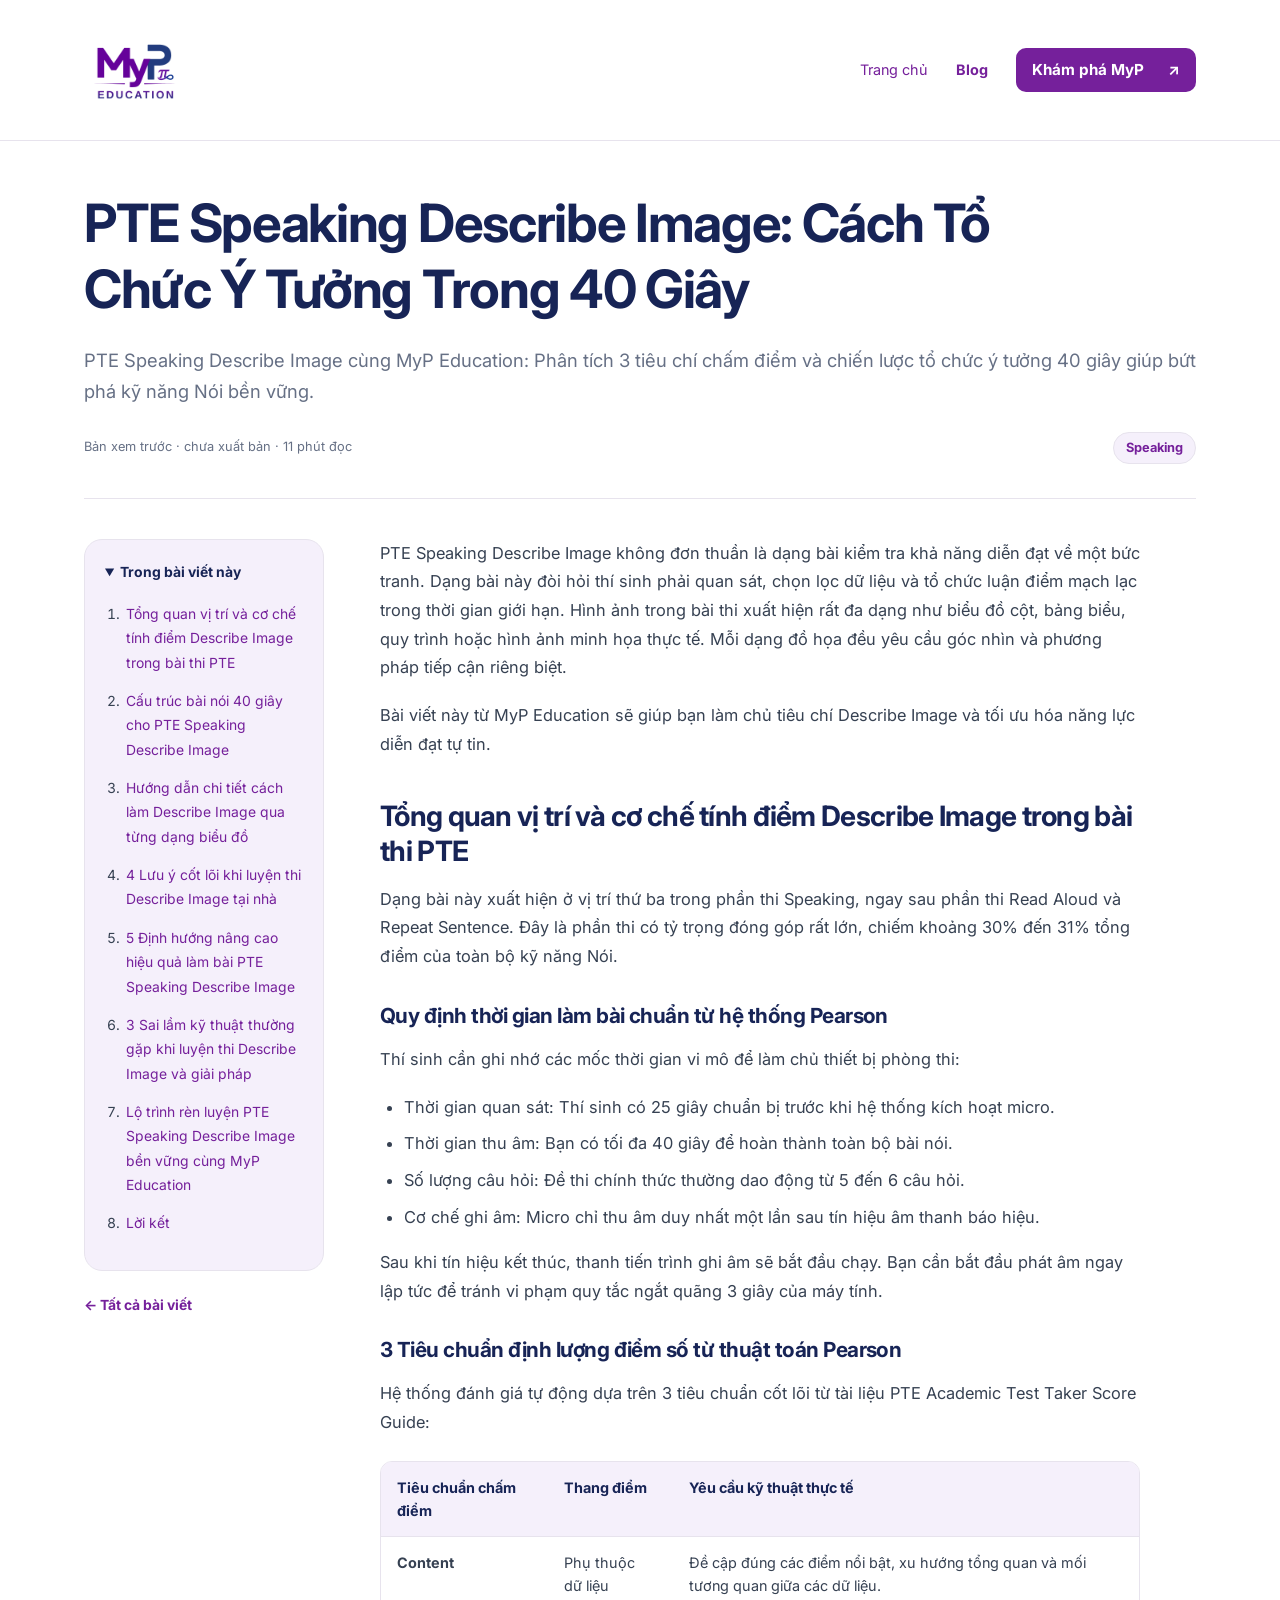
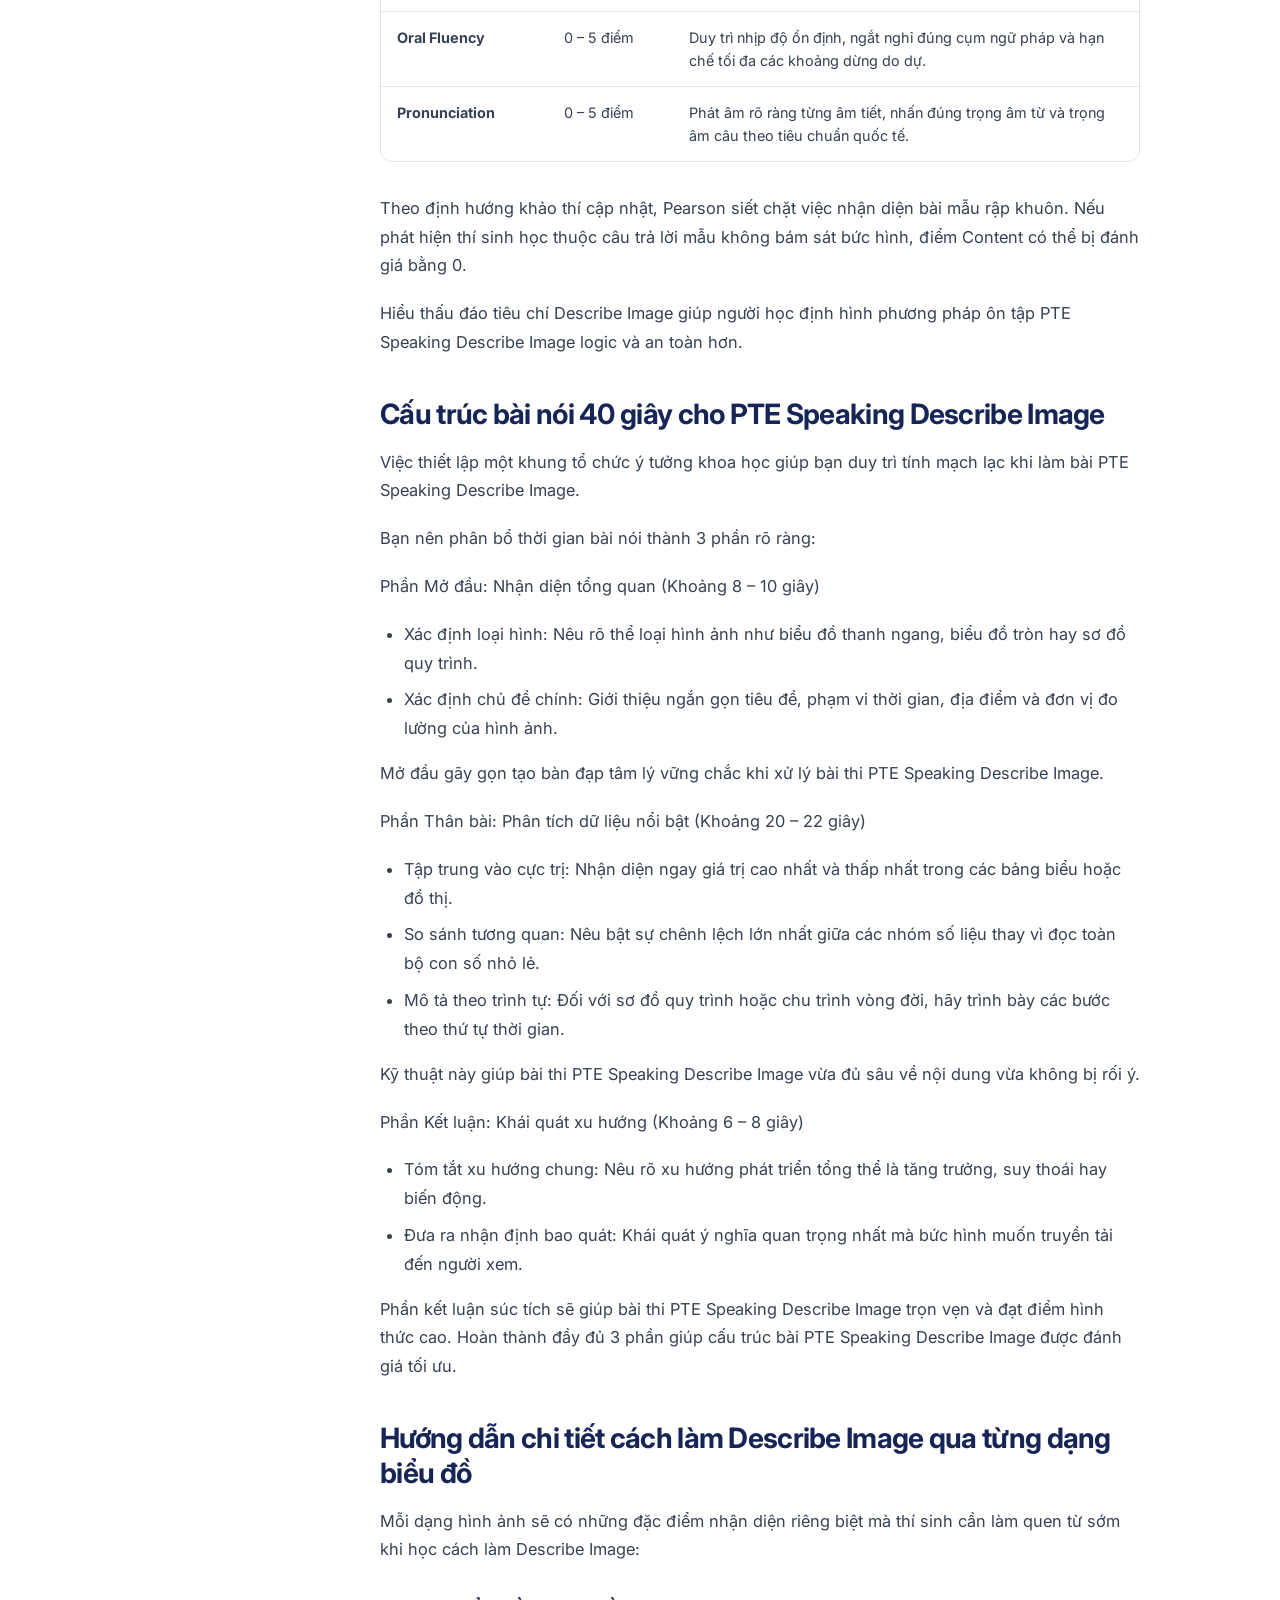
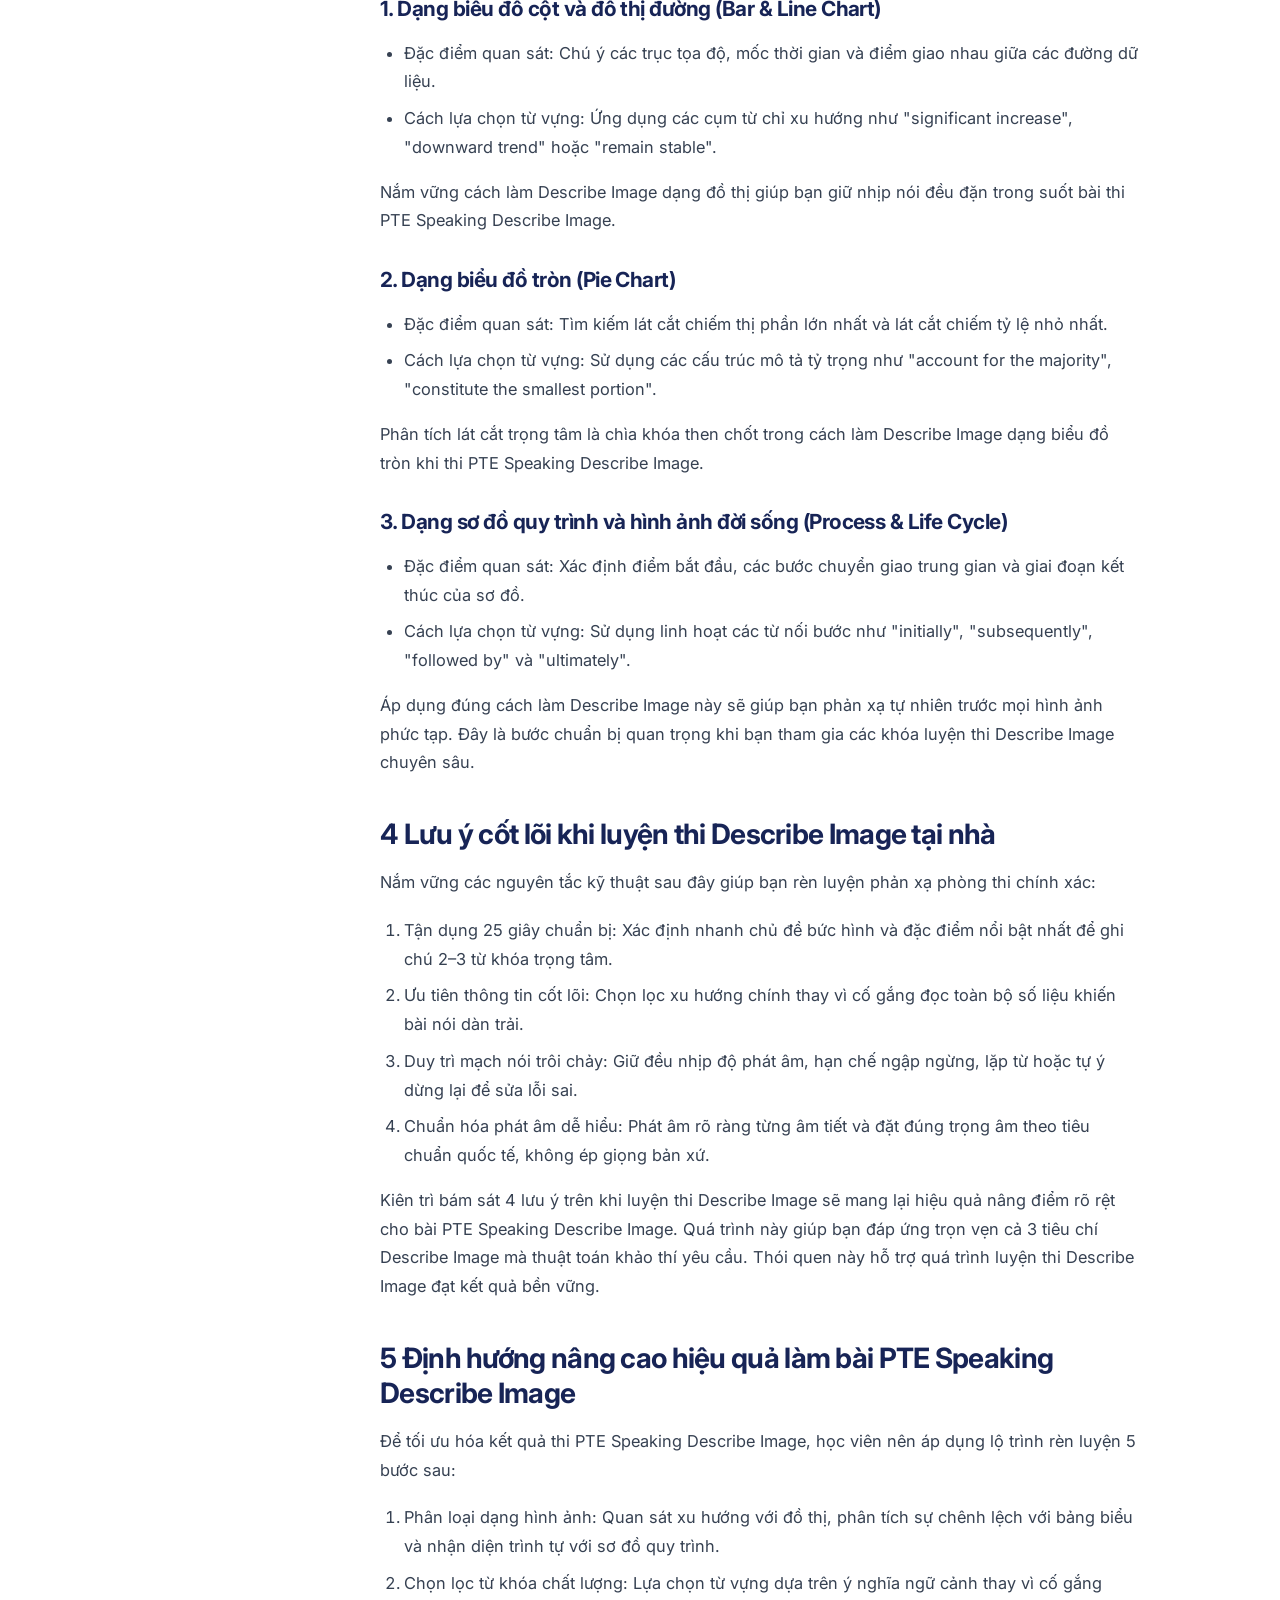
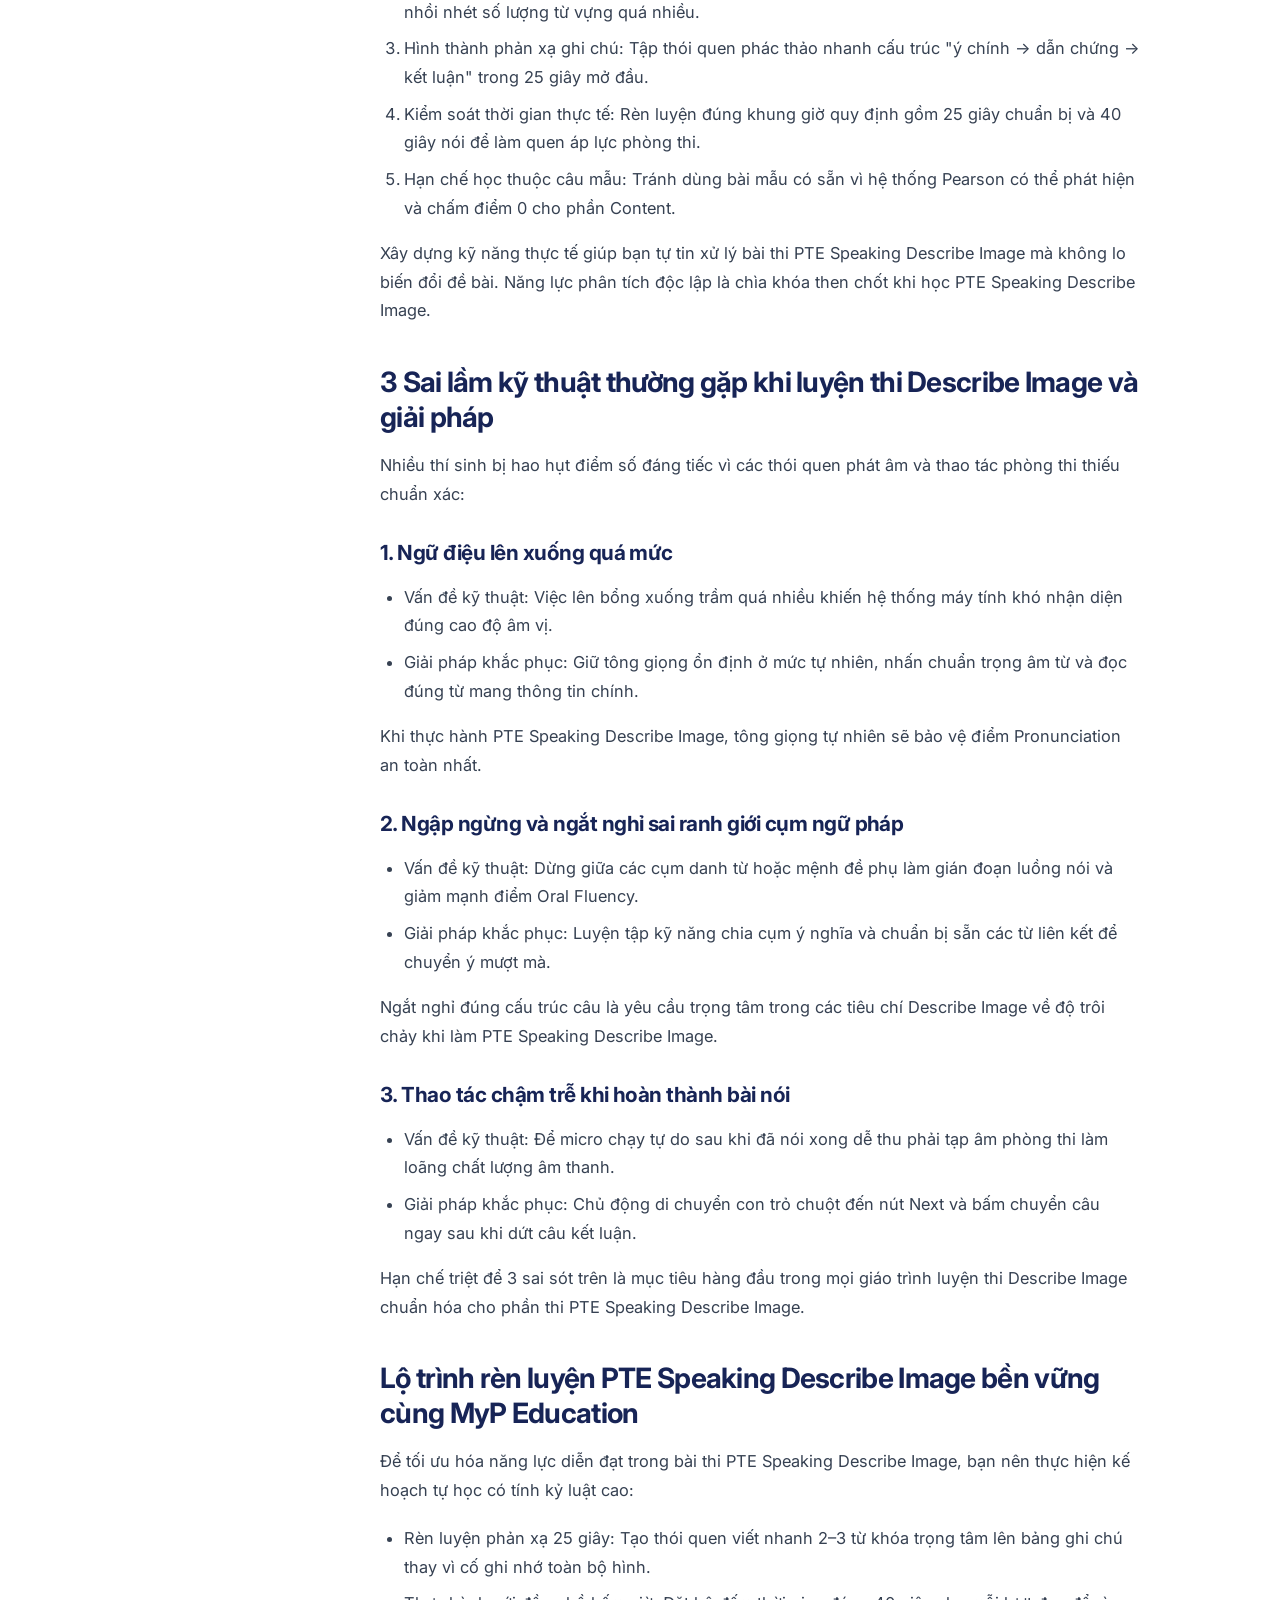
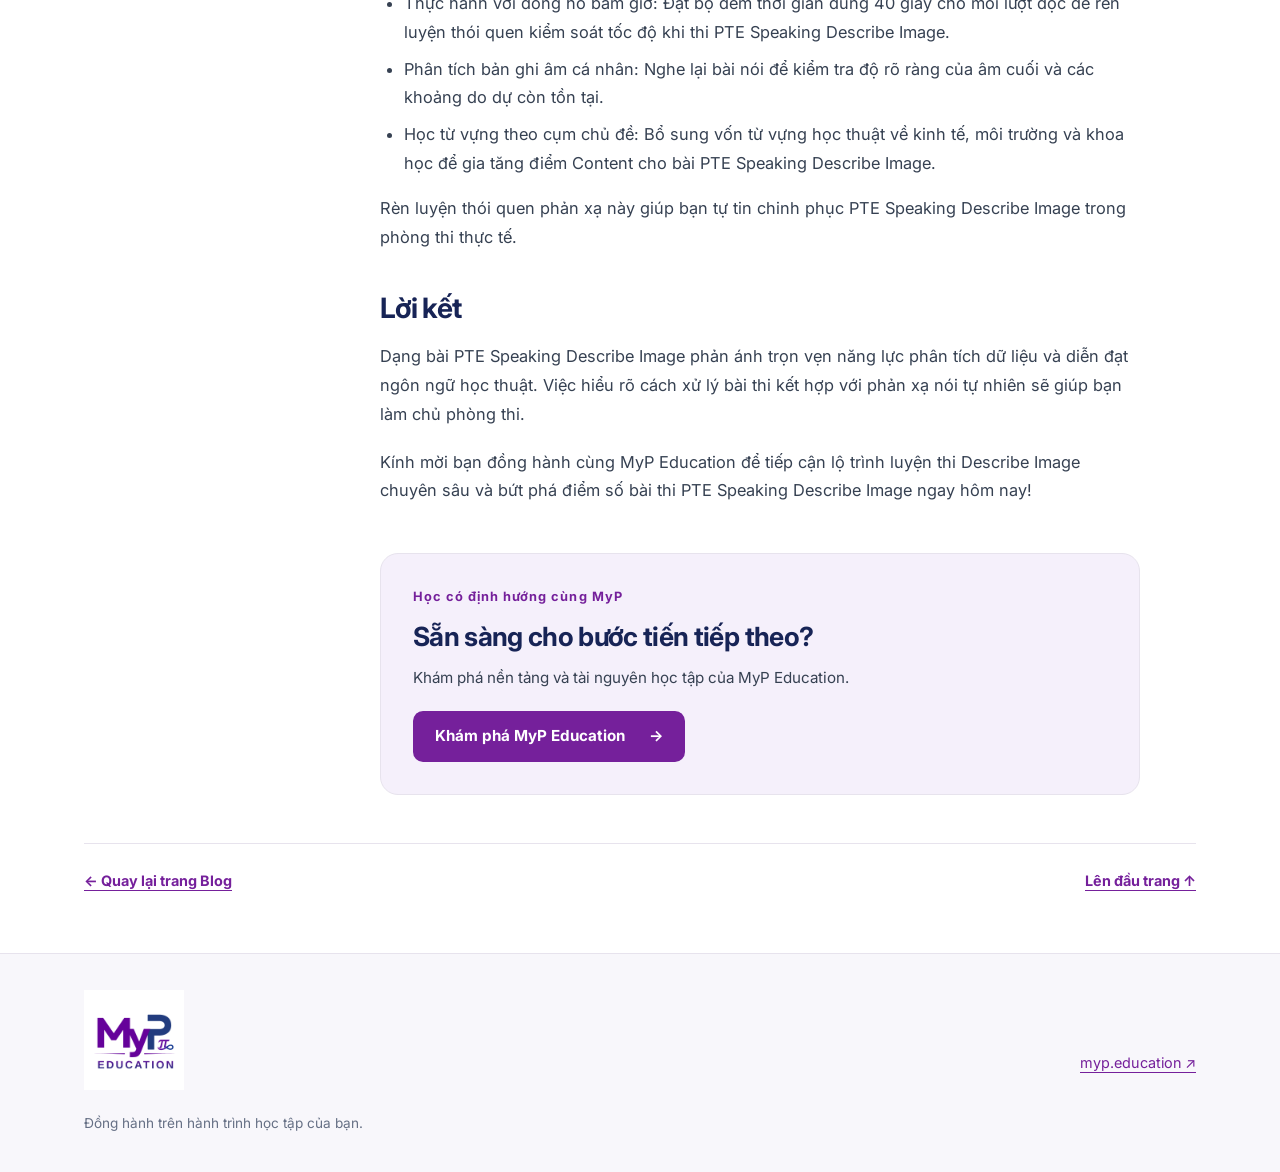
<file: blogs/speaking/describe-image-guide.html>
<!doctype html>
<html lang="vi">
<head>
  <meta charset="utf-8">
  <meta name="viewport" content="width=device-width, initial-scale=1">
  <title>PTE Speaking Describe Image: Cách Tổ Chức Ý Tưởng Trong 40 Giây | MyP Education</title>
  <meta name="description" content="PTE Speaking Describe Image cùng MyP Education: Phân tích 3 tiêu chí chấm điểm và chiến lược tổ chức ý tưởng 40 giây giúp bứt phá kỹ năng Nói bền vững.">
  <link rel="icon" type="image/png" href="../assets/images/logo_small.png">
  <link rel="stylesheet" href="../assets/css/blogs.css">
</head>
<body>
<a class="skip-link" href="#main">Đến nội dung chính</a>
<header class="site-header"><div class="header-inner">
  <a class="brand" href="https://myp.education/" aria-label="MyP Education trang chủ"><img src="../assets/images/logo_full.png" alt="MyP Education" width="500" height="500"></a>
  <nav aria-label="Điều hướng chính"><a href="https://myp.education/">Trang chủ</a><a href="../index.html" aria-current="location">Blog</a><a class="button button-small" href="https://myp.education/">Khám phá MyP <span aria-hidden="true">↗</span></a></nav>
</div></header>
<main id="main" class="page-shell">
  <article>
    <header class="article-header"><h1>PTE Speaking Describe Image: Cách Tổ Chức Ý Tưởng Trong 40 Giây</h1><p class="dek">PTE Speaking Describe Image cùng MyP Education: Phân tích 3 tiêu chí chấm điểm và chiến lược tổ chức ý tưởng 40 giây giúp bứt phá kỹ năng Nói bền vững.</p><p class="byline"><span><small>Bản xem trước · chưa xuất bản · 11 phút đọc</small></span><a class="category-tag" href="../index.html#speaking">Speaking</a></p></header>
    <div class="article-layout"><aside class="contents" aria-label="Mục lục"><details open><summary>Trong bài viết này</summary><ol><li><a href="#section-218">Tổng quan vị trí và cơ chế tính điểm Describe Image trong bài thi PTE</a></li>
<li><a href="#section-232">Cấu trúc bài nói 40 giây cho PTE Speaking Describe Image</a></li>
<li><a href="#section-248">Hướng dẫn chi tiết cách làm Describe Image qua từng dạng biểu đồ</a></li>
<li><a href="#section-262">4 Lưu ý cốt lõi khi luyện thi Describe Image tại nhà</a></li>
<li><a href="#section-269">5 Định hướng nâng cao hiệu quả làm bài PTE Speaking Describe Image</a></li>
<li><a href="#section-277">3 Sai lầm kỹ thuật thường gặp khi luyện thi Describe Image và giải pháp</a></li>
<li><a href="#section-291">Lộ trình rèn luyện PTE Speaking Describe Image bền vững cùng MyP Education</a></li>
<li><a href="#section-298">Lời kết</a></li></ol></details><a class="back-link" href="../index.html">← Tất cả bài viết</a></aside>
    <div class="article-body"><p>PTE Speaking Describe Image không đơn thuần là dạng bài kiểm tra khả năng diễn đạt về một bức tranh. Dạng bài này đòi hỏi thí sinh phải quan sát, chọn lọc dữ liệu và tổ chức luận điểm mạch lạc trong thời gian giới hạn. Hình ảnh trong bài thi xuất hiện rất đa dạng như biểu đồ cột, bảng biểu, quy trình hoặc hình ảnh minh họa thực tế. Mỗi dạng đồ họa đều yêu cầu góc nhìn và phương pháp tiếp cận riêng biệt.</p>
<p>Bài viết này từ MyP Education sẽ giúp bạn làm chủ tiêu chí Describe Image và tối ưu hóa năng lực diễn đạt tự tin.</p>
<h2 id="section-218"><strong>Tổng quan vị trí và cơ chế tính điểm Describe Image trong bài thi PTE</strong></h2>
<p>Dạng bài này xuất hiện ở vị trí thứ ba trong phần thi Speaking, ngay sau phần thi Read Aloud và Repeat Sentence. Đây là phần thi có tỷ trọng đóng góp rất lớn, chiếm khoảng 30% đến 31% tổng điểm của toàn bộ kỹ năng Nói.</p>
<h3 id="section-220"><strong>Quy định thời gian làm bài chuẩn từ hệ thống Pearson</strong></h3>
<p>Thí sinh cần ghi nhớ các mốc thời gian vi mô để làm chủ thiết bị phòng thi:</p>
<ul>
<li>Thời gian quan sát: Thí sinh có 25 giây chuẩn bị trước khi hệ thống kích hoạt micro.</li>
<li>Thời gian thu âm: Bạn có tối đa 40 giây để hoàn thành toàn bộ bài nói.</li>
<li>Số lượng câu hỏi: Đề thi chính thức thường dao động từ 5 đến 6 câu hỏi.</li>
<li>Cơ chế ghi âm: Micro chỉ thu âm duy nhất một lần sau tín hiệu âm thanh báo hiệu.</li>
</ul>
<p>Sau khi tín hiệu kết thúc, thanh tiến trình ghi âm sẽ bắt đầu chạy. Bạn cần bắt đầu phát âm ngay lập tức để tránh vi phạm quy tắc ngắt quãng 3 giây của máy tính.</p>
<h3 id="section-227"><strong>3 Tiêu chuẩn định lượng điểm số từ thuật toán Pearson</strong></h3>
<p>Hệ thống đánh giá tự động dựa trên 3 tiêu chuẩn cốt lõi từ tài liệu PTE Academic Test Taker Score Guide:</p>
<div class="table-scroll" tabindex="0" role="region" aria-label="Bảng 1"><table><thead><tr><th scope="col"><p><strong>Tiêu chuẩn chấm điểm</strong></p></th><th scope="col"><p><strong>Thang điểm</strong></p></th><th scope="col"><p><strong>Yêu cầu kỹ thuật thực tế</strong></p></th></tr></thead><tbody><tr><td><p><strong>Content</strong></p></td><td><p>Phụ thuộc dữ liệu</p></td><td><p>Đề cập đúng các điểm nổi bật, xu hướng tổng quan và mối tương quan giữa các dữ liệu.</p></td></tr><tr><td><p><strong>Oral Fluency</strong></p></td><td><p>0 – 5 điểm</p></td><td><p>Duy trì nhịp độ ổn định, ngắt nghỉ đúng cụm ngữ pháp và hạn chế tối đa các khoảng dừng do dự.</p></td></tr><tr><td><p><strong>Pronunciation</strong></p></td><td><p>0 – 5 điểm</p></td><td><p>Phát âm rõ ràng từng âm tiết, nhấn đúng trọng âm từ và trọng âm câu theo tiêu chuẩn quốc tế.</p></td></tr></tbody></table></div>
<p>Theo định hướng khảo thí cập nhật, Pearson siết chặt việc nhận diện bài mẫu rập khuôn. Nếu phát hiện thí sinh học thuộc câu trả lời mẫu không bám sát bức hình, điểm Content có thể bị đánh giá bằng 0.</p>
<p>Hiểu thấu đáo tiêu chí Describe Image giúp người học định hình phương pháp ôn tập PTE Speaking Describe Image logic và an toàn hơn.</p>
<h2 id="section-232"><strong>Cấu trúc bài nói 40 giây cho PTE Speaking Describe Image</strong></h2>
<p>Việc thiết lập một khung tổ chức ý tưởng khoa học giúp bạn duy trì tính mạch lạc khi làm bài PTE Speaking Describe Image.</p>
<p>Bạn nên phân bổ thời gian bài nói thành 3 phần rõ ràng:</p>
<p>Phần Mở đầu: Nhận diện tổng quan (Khoảng 8 – 10 giây)</p>
<ul>
<li>Xác định loại hình: Nêu rõ thể loại hình ảnh như biểu đồ thanh ngang, biểu đồ tròn hay sơ đồ quy trình.</li>
<li>Xác định chủ đề chính: Giới thiệu ngắn gọn tiêu đề, phạm vi thời gian, địa điểm và đơn vị đo lường của hình ảnh.</li>
</ul>
<p>Mở đầu gãy gọn tạo bàn đạp tâm lý vững chắc khi xử lý bài thi PTE Speaking Describe Image.</p>
<p>Phần Thân bài: Phân tích dữ liệu nổi bật (Khoảng 20 – 22 giây)</p>
<ul>
<li>Tập trung vào cực trị: Nhận diện ngay giá trị cao nhất và thấp nhất trong các bảng biểu hoặc đồ thị.</li>
<li>So sánh tương quan: Nêu bật sự chênh lệch lớn nhất giữa các nhóm số liệu thay vì đọc toàn bộ con số nhỏ lẻ.</li>
<li>Mô tả theo trình tự: Đối với sơ đồ quy trình hoặc chu trình vòng đời, hãy trình bày các bước theo thứ tự thời gian.</li>
</ul>
<p>Kỹ thuật này giúp bài thi PTE Speaking Describe Image vừa đủ sâu về nội dung vừa không bị rối ý.</p>
<p>Phần Kết luận: Khái quát xu hướng (Khoảng 6 – 8 giây)</p>
<ul>
<li>Tóm tắt xu hướng chung: Nêu rõ xu hướng phát triển tổng thể là tăng trưởng, suy thoái hay biến động.</li>
<li>Đưa ra nhận định bao quát: Khái quát ý nghĩa quan trọng nhất mà bức hình muốn truyền tải đến người xem.</li>
</ul>
<p>Phần kết luận súc tích sẽ giúp bài thi PTE Speaking Describe Image trọn vẹn và đạt điểm hình thức cao. Hoàn thành đầy đủ 3 phần giúp cấu trúc bài PTE Speaking Describe Image được đánh giá tối ưu.</p>
<h2 id="section-248"><strong>Hướng dẫn chi tiết cách làm Describe Image qua từng dạng biểu đồ</strong></h2>
<p>Mỗi dạng hình ảnh sẽ có những đặc điểm nhận diện riêng biệt mà thí sinh cần làm quen từ sớm khi học cách làm Describe Image:</p>
<h3 id="section-250"><strong>1. Dạng biểu đồ cột và đồ thị đường (Bar &amp; Line Chart)</strong></h3>
<ul>
<li>Đặc điểm quan sát: Chú ý các trục tọa độ, mốc thời gian và điểm giao nhau giữa các đường dữ liệu.</li>
<li>Cách lựa chọn từ vựng: Ứng dụng các cụm từ chỉ xu hướng như &quot;significant increase&quot;, &quot;downward trend&quot; hoặc &quot;remain stable&quot;.</li>
</ul>
<p>Nắm vững cách làm Describe Image dạng đồ thị giúp bạn giữ nhịp nói đều đặn trong suốt bài thi PTE Speaking Describe Image.</p>
<h3 id="section-254"><strong>2. Dạng biểu đồ tròn (Pie Chart)</strong></h3>
<ul>
<li>Đặc điểm quan sát: Tìm kiếm lát cắt chiếm thị phần lớn nhất và lát cắt chiếm tỷ lệ nhỏ nhất.</li>
<li>Cách lựa chọn từ vựng: Sử dụng các cấu trúc mô tả tỷ trọng như &quot;account for the majority&quot;, &quot;constitute the smallest portion&quot;.</li>
</ul>
<p>Phân tích lát cắt trọng tâm là chìa khóa then chốt trong cách làm Describe Image dạng biểu đồ tròn khi thi PTE Speaking Describe Image.</p>
<h3 id="section-258"><strong>3. Dạng sơ đồ quy trình và hình ảnh đời sống (Process &amp; Life Cycle)</strong></h3>
<ul>
<li>Đặc điểm quan sát: Xác định điểm bắt đầu, các bước chuyển giao trung gian và giai đoạn kết thúc của sơ đồ.</li>
<li>Cách lựa chọn từ vựng: Sử dụng linh hoạt các từ nối bước như &quot;initially&quot;, &quot;subsequently&quot;, &quot;followed by&quot; và &quot;ultimately&quot;.</li>
</ul>
<p>Áp dụng đúng cách làm Describe Image này sẽ giúp bạn phản xạ tự nhiên trước mọi hình ảnh phức tạp. Đây là bước chuẩn bị quan trọng khi bạn tham gia các khóa luyện thi Describe Image chuyên sâu.</p>
<h2 id="section-262"><strong>4 Lưu ý cốt lõi khi luyện thi Describe Image tại nhà</strong></h2>
<p>Nắm vững các nguyên tắc kỹ thuật sau đây giúp bạn rèn luyện phản xạ phòng thi chính xác:</p>
<ol>
<li>Tận dụng 25 giây chuẩn bị: Xác định nhanh chủ đề bức hình và đặc điểm nổi bật nhất để ghi chú 2–3 từ khóa trọng tâm.</li>
<li>Ưu tiên thông tin cốt lõi: Chọn lọc xu hướng chính thay vì cố gắng đọc toàn bộ số liệu khiến bài nói dàn trải.</li>
<li>Duy trì mạch nói trôi chảy: Giữ đều nhịp độ phát âm, hạn chế ngập ngừng, lặp từ hoặc tự ý dừng lại để sửa lỗi sai.</li>
<li>Chuẩn hóa phát âm dễ hiểu: Phát âm rõ ràng từng âm tiết và đặt đúng trọng âm theo tiêu chuẩn quốc tế, không ép giọng bản xứ.</li>
</ol>
<p>Kiên trì bám sát 4 lưu ý trên khi luyện thi Describe Image sẽ mang lại hiệu quả nâng điểm rõ rệt cho bài PTE Speaking Describe Image. Quá trình này giúp bạn đáp ứng trọn vẹn cả 3 tiêu chí Describe Image mà thuật toán khảo thí yêu cầu. Thói quen này hỗ trợ quá trình luyện thi Describe Image đạt kết quả bền vững.</p>
<h2 id="section-269"><strong>5 Định hướng nâng cao hiệu quả làm bài PTE Speaking Describe Image</strong></h2>
<p>Để tối ưu hóa kết quả thi PTE Speaking Describe Image, học viên nên áp dụng lộ trình rèn luyện 5 bước sau:</p>
<ol>
<li>Phân loại dạng hình ảnh: Quan sát xu hướng với đồ thị, phân tích sự chênh lệch với bảng biểu và nhận diện trình tự với sơ đồ quy trình.</li>
<li>Chọn lọc từ khóa chất lượng: Lựa chọn từ vựng dựa trên ý nghĩa ngữ cảnh thay vì cố gắng nhồi nhét số lượng từ vựng quá nhiều.</li>
<li>Hình thành phản xạ ghi chú: Tập thói quen phác thảo nhanh cấu trúc &quot;ý chính → dẫn chứng → kết luận&quot; trong 25 giây mở đầu.</li>
<li>Kiểm soát thời gian thực tế: Rèn luyện đúng khung giờ quy định gồm 25 giây chuẩn bị và 40 giây nói để làm quen áp lực phòng thi.</li>
<li>Hạn chế học thuộc câu mẫu: Tránh dùng bài mẫu có sẵn vì hệ thống Pearson có thể phát hiện và chấm điểm 0 cho phần Content.</li>
</ol>
<p>Xây dựng kỹ năng thực tế giúp bạn tự tin xử lý bài thi PTE Speaking Describe Image mà không lo biến đổi đề bài. Năng lực phân tích độc lập là chìa khóa then chốt khi học PTE Speaking Describe Image.</p>
<h2 id="section-277"><strong>3 Sai lầm kỹ thuật thường gặp khi luyện thi Describe Image và giải pháp</strong></h2>
<p>Nhiều thí sinh bị hao hụt điểm số đáng tiếc vì các thói quen phát âm và thao tác phòng thi thiếu chuẩn xác:</p>
<h3 id="section-279"><strong>1. Ngữ điệu lên xuống quá mức</strong></h3>
<ul>
<li>Vấn đề kỹ thuật: Việc lên bổng xuống trầm quá nhiều khiến hệ thống máy tính khó nhận diện đúng cao độ âm vị.</li>
<li>Giải pháp khắc phục: Giữ tông giọng ổn định ở mức tự nhiên, nhấn chuẩn trọng âm từ và đọc đúng từ mang thông tin chính.</li>
</ul>
<p>Khi thực hành PTE Speaking Describe Image, tông giọng tự nhiên sẽ bảo vệ điểm Pronunciation an toàn nhất.</p>
<h3 id="section-283"><strong>2. Ngập ngừng và ngắt nghỉ sai ranh giới cụm ngữ pháp</strong></h3>
<ul>
<li>Vấn đề kỹ thuật: Dừng giữa các cụm danh từ hoặc mệnh đề phụ làm gián đoạn luồng nói và giảm mạnh điểm Oral Fluency.</li>
<li>Giải pháp khắc phục: Luyện tập kỹ năng chia cụm ý nghĩa và chuẩn bị sẵn các từ liên kết để chuyển ý mượt mà.</li>
</ul>
<p>Ngắt nghỉ đúng cấu trúc câu là yêu cầu trọng tâm trong các tiêu chí Describe Image về độ trôi chảy khi làm PTE Speaking Describe Image.</p>
<h3 id="section-287"><strong>3. Thao tác chậm trễ khi hoàn thành bài nói</strong></h3>
<ul>
<li>Vấn đề kỹ thuật: Để micro chạy tự do sau khi đã nói xong dễ thu phải tạp âm phòng thi làm loãng chất lượng âm thanh.</li>
<li>Giải pháp khắc phục: Chủ động di chuyển con trỏ chuột đến nút Next và bấm chuyển câu ngay sau khi dứt câu kết luận.</li>
</ul>
<p>Hạn chế triệt để 3 sai sót trên là mục tiêu hàng đầu trong mọi giáo trình luyện thi Describe Image chuẩn hóa cho phần thi PTE Speaking Describe Image.</p>
<h2 id="section-291"><strong>Lộ trình rèn luyện PTE Speaking Describe Image bền vững cùng MyP Education</strong></h2>
<p>Để tối ưu hóa năng lực diễn đạt trong bài thi PTE Speaking Describe Image, bạn nên thực hiện kế hoạch tự học có tính kỷ luật cao:</p>
<ul>
<li>Rèn luyện phản xạ 25 giây: Tạo thói quen viết nhanh 2–3 từ khóa trọng tâm lên bảng ghi chú thay vì cố ghi nhớ toàn bộ hình.</li>
<li>Thực hành với đồng hồ bấm giờ: Đặt bộ đếm thời gian đúng 40 giây cho mỗi lượt đọc để rèn luyện thói quen kiểm soát tốc độ khi thi PTE Speaking Describe Image.</li>
<li>Phân tích bản ghi âm cá nhân: Nghe lại bài nói để kiểm tra độ rõ ràng của âm cuối và các khoảng do dự còn tồn tại.</li>
<li>Học từ vựng theo cụm chủ đề: Bổ sung vốn từ vựng học thuật về kinh tế, môi trường và khoa học để gia tăng điểm Content cho bài PTE Speaking Describe Image.</li>
</ul>
<p>Rèn luyện thói quen phản xạ này giúp bạn tự tin chinh phục PTE Speaking Describe Image trong phòng thi thực tế.</p>
<h2 id="section-298"><strong>Lời kết</strong></h2>
<p>Dạng bài PTE Speaking Describe Image phản ánh trọn vẹn năng lực phân tích dữ liệu và diễn đạt ngôn ngữ học thuật. Việc hiểu rõ cách xử lý bài thi kết hợp với phản xạ nói tự nhiên sẽ giúp bạn làm chủ phòng thi.</p>
<p>Kính mời bạn đồng hành cùng MyP Education để tiếp cận lộ trình luyện thi Describe Image chuyên sâu và bứt phá điểm số bài thi PTE Speaking Describe Image ngay hôm nay!</p>
      <aside class="cta"><p class="eyebrow">Học có định hướng cùng MyP</p><h2>Sẵn sàng cho bước tiến tiếp theo?</h2><p>Khám phá nền tảng và tài nguyên học tập của MyP Education.</p><a class="button" href="https://myp.education/">Khám phá MyP Education <span aria-hidden="true">→</span></a></aside>
    </div></div>
  </article>
  <!-- Insert related cards only for existing published URLs. Never invent links. -->
  <div class="article-end"><a href="../index.html">← Quay lại trang Blog</a><a href="#main">Lên đầu trang ↑</a></div>
</main>
<footer class="site-footer"><div><a class="brand" href="https://myp.education/"><img src="../assets/images/logo_full.png" alt="MyP Education" width="500" height="500"></a><p>Đồng hành trên hành trình học tập của bạn.</p></div><a href="https://myp.education/">myp.education ↗</a></footer>
</body>
</html>
</file>
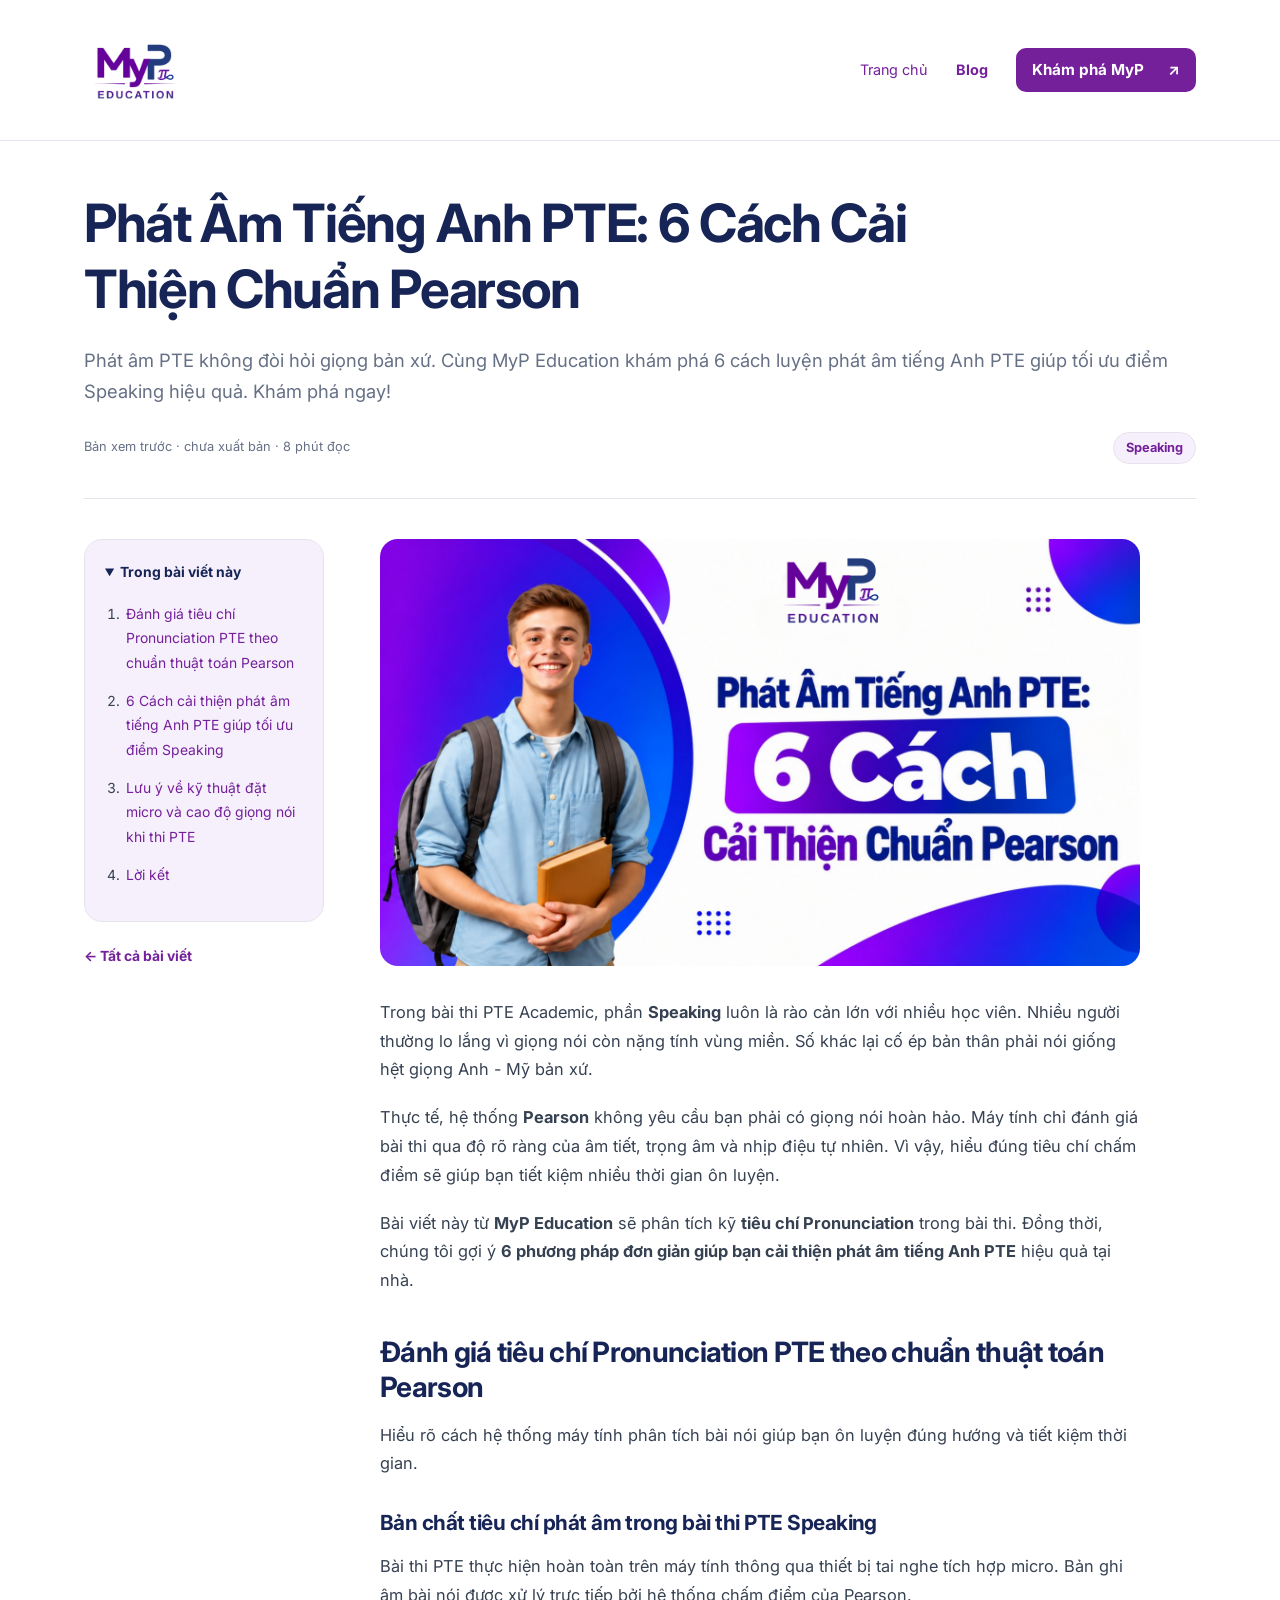
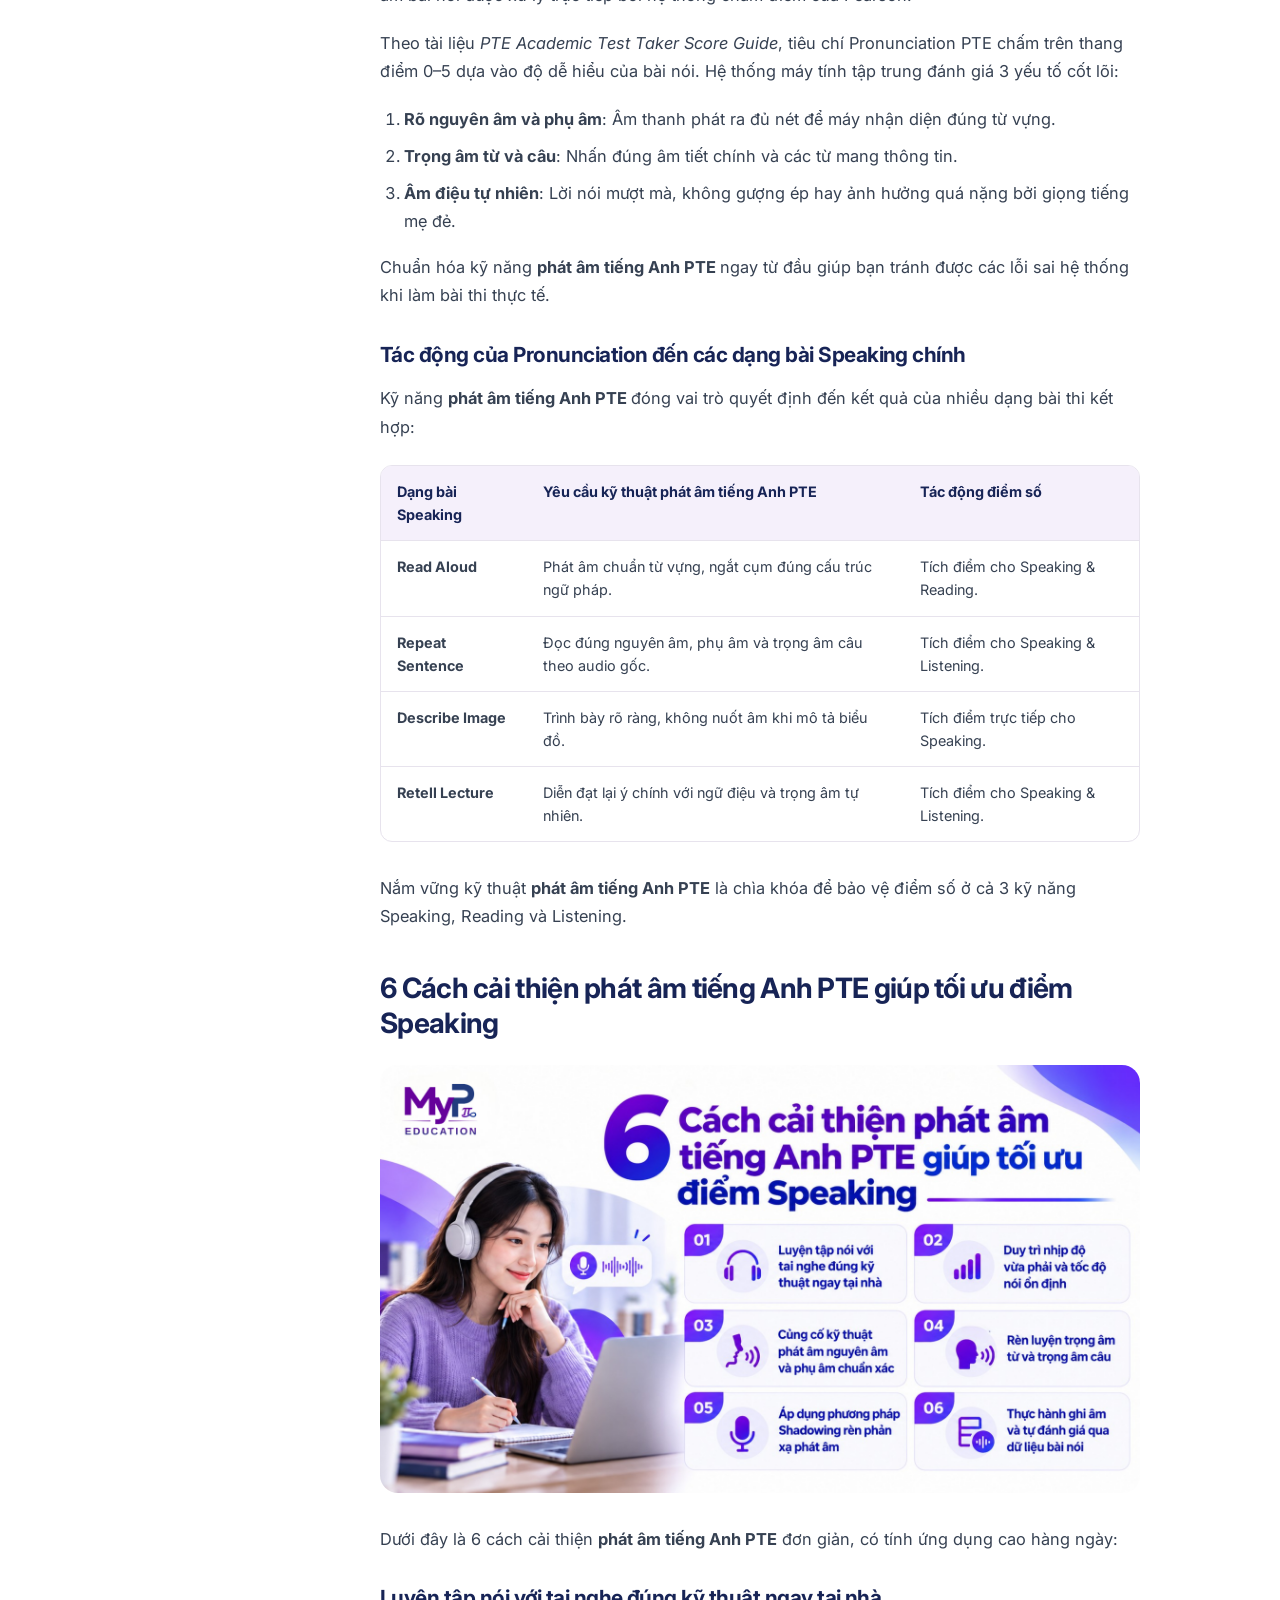
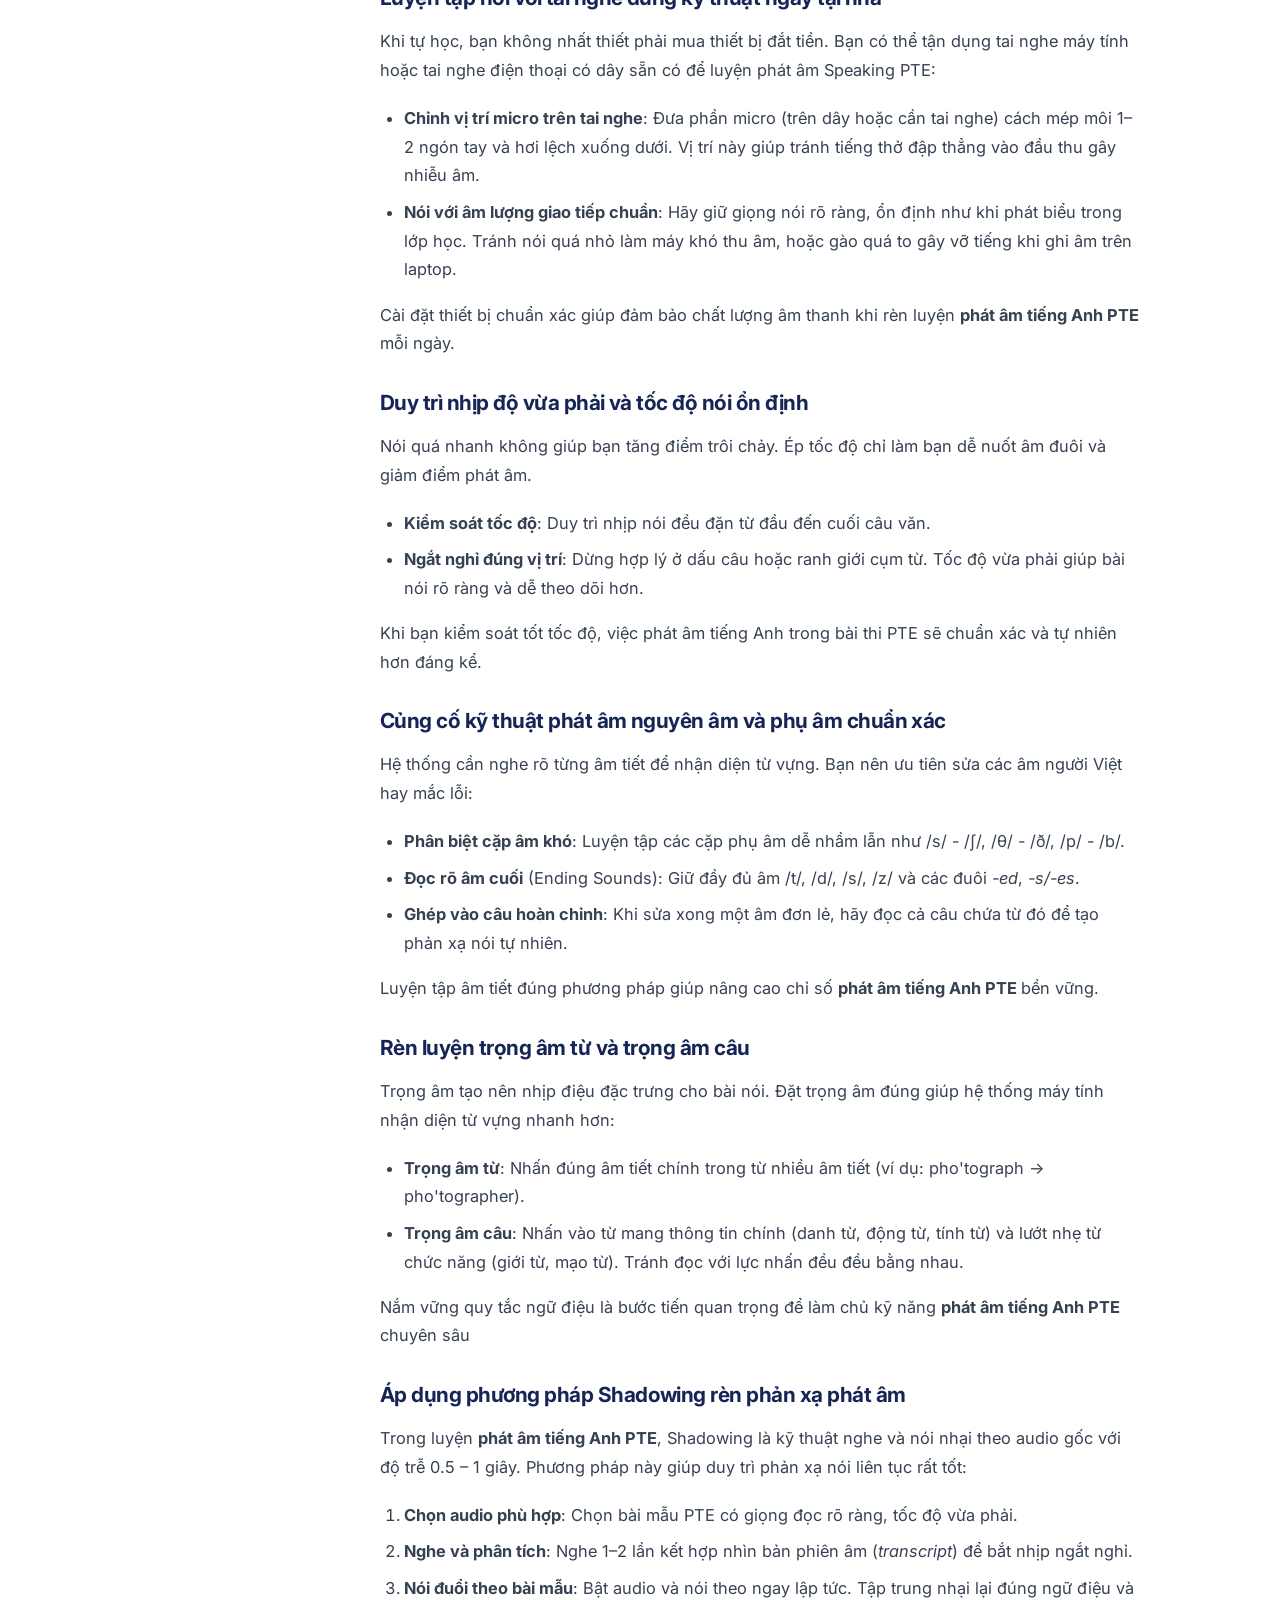
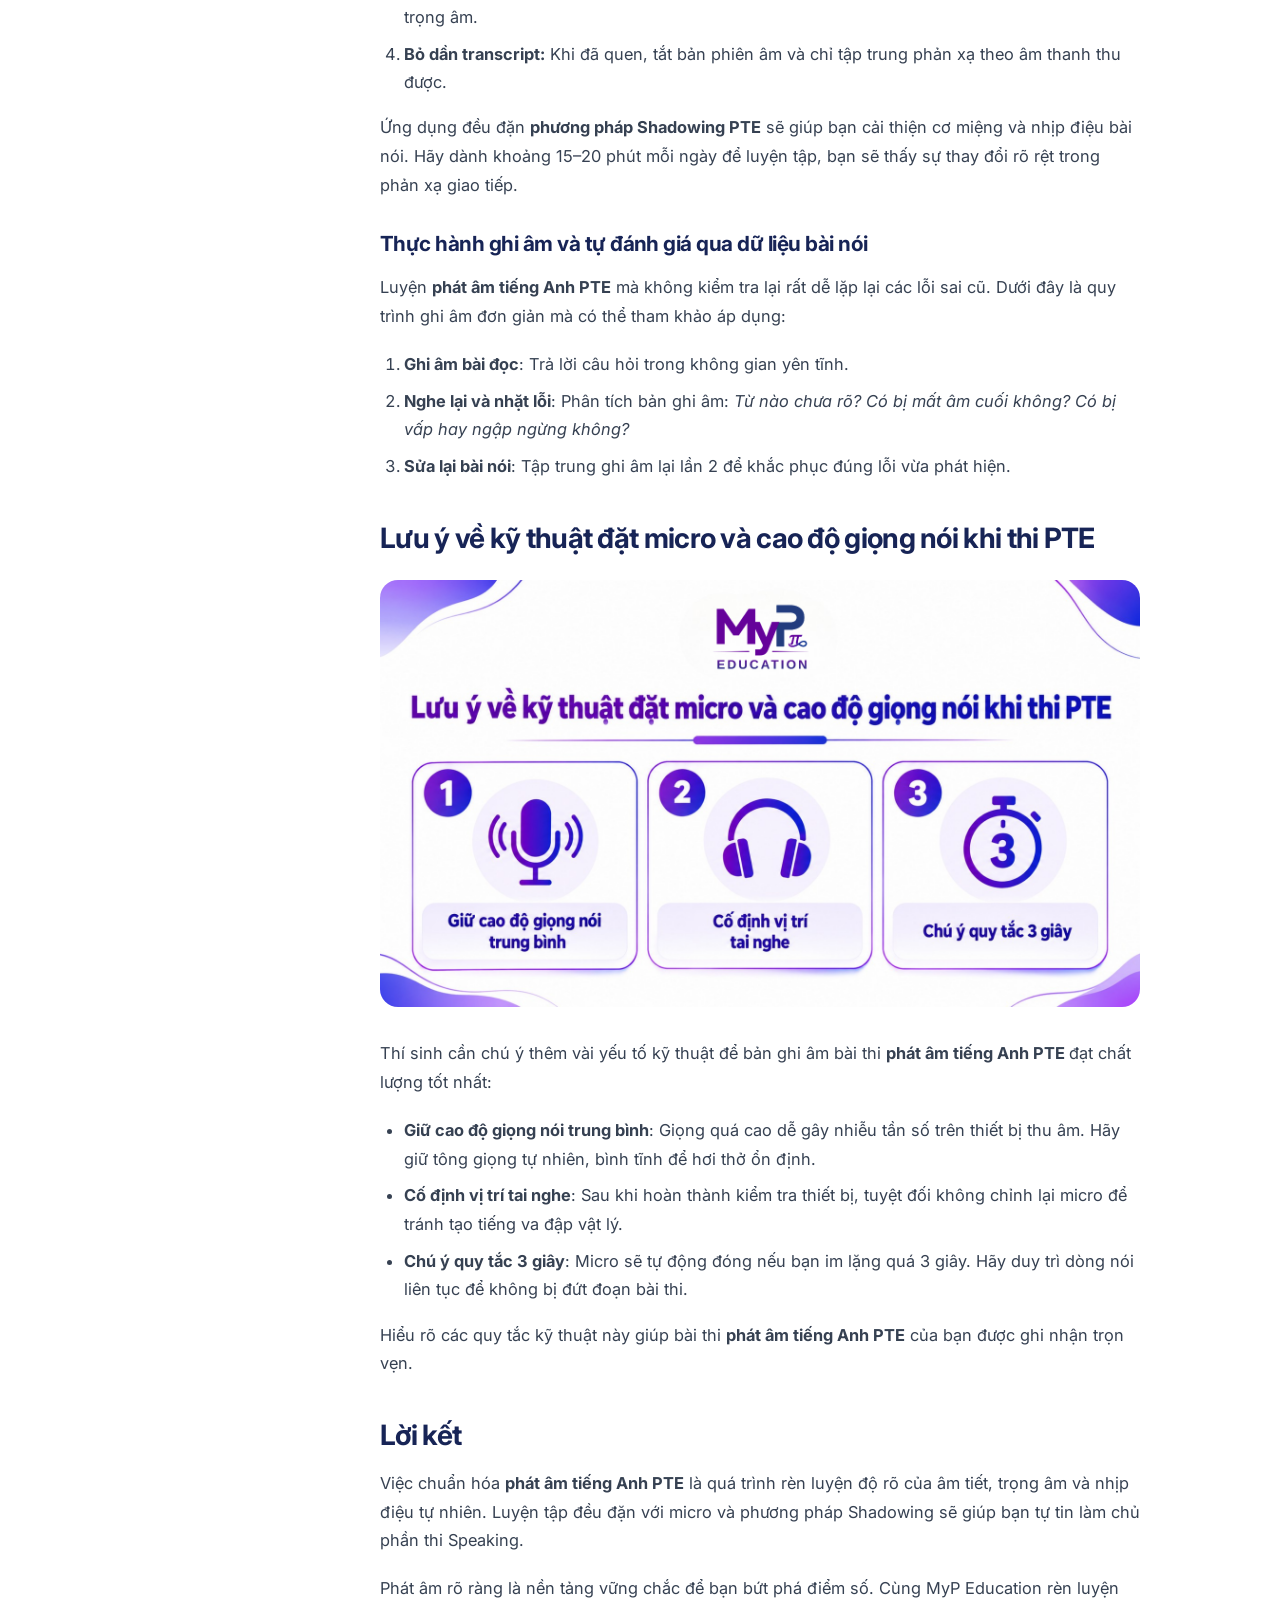
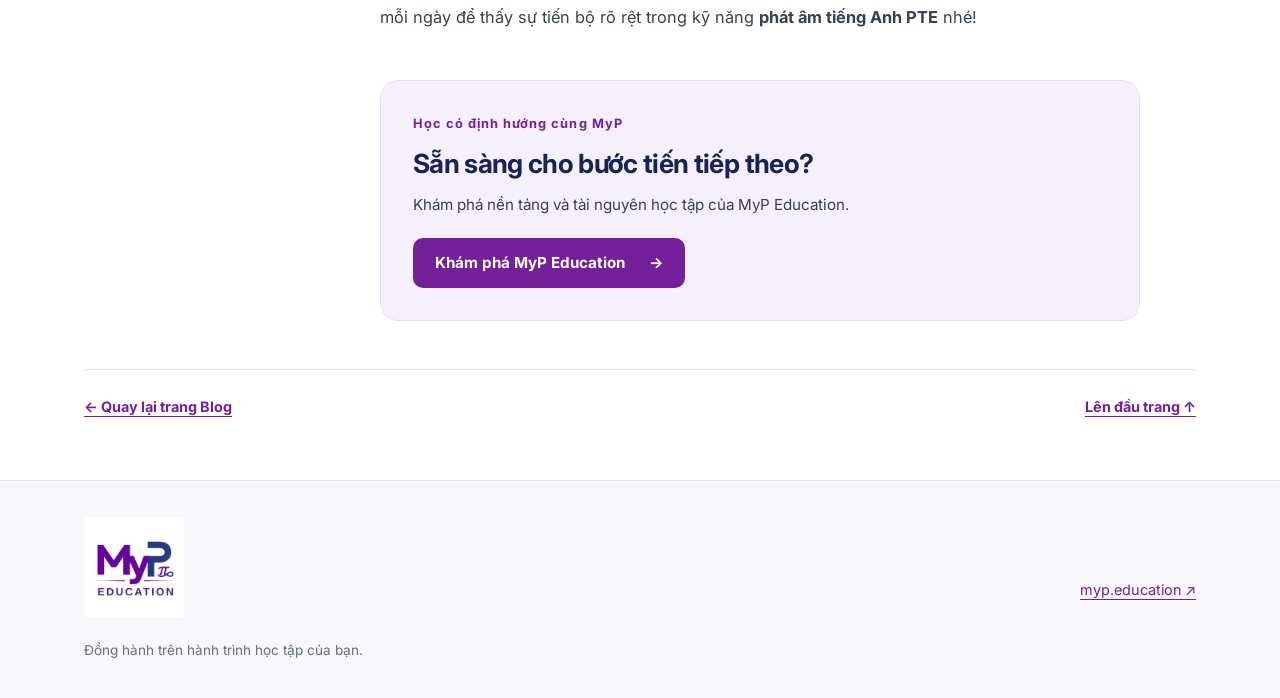
<file: blogs/speaking/pronunciation-tips.html>
<!doctype html>
<html lang="vi">
<head>
  <meta charset="utf-8">
  <meta name="viewport" content="width=device-width, initial-scale=1">
  <title>Phát Âm Tiếng Anh PTE: 6 Cách Cải Thiện Chuẩn Pearson | MyP Education</title>
  <meta name="description" content="Phát âm PTE không đòi hỏi giọng bản xứ. Cùng MyP Education khám phá 6 cách luyện phát âm tiếng Anh PTE giúp tối ưu điểm Speaking hiệu quả. Khám phá ngay!">
  <link rel="icon" type="image/png" href="../assets/images/logo_small.png">
  <link rel="stylesheet" href="../assets/css/blogs.css">
</head>
<body>
<a class="skip-link" href="#main">Đến nội dung chính</a>
<header class="site-header"><div class="header-inner">
  <a class="brand" href="https://myp.education/" aria-label="MyP Education trang chủ"><img src="../assets/images/logo_full.png" alt="MyP Education" width="500" height="500"></a>
  <nav aria-label="Điều hướng chính"><a href="https://myp.education/">Trang chủ</a><a href="../index.html" aria-current="location">Blog</a><a class="button button-small" href="https://myp.education/">Khám phá MyP <span aria-hidden="true">↗</span></a></nav>
</div></header>
<main id="main" class="page-shell">
  <article>
    <header class="article-header"><h1>Phát Âm Tiếng Anh PTE: 6 Cách Cải Thiện Chuẩn Pearson</h1><p class="dek">Phát âm PTE không đòi hỏi giọng bản xứ. Cùng MyP Education khám phá 6 cách luyện phát âm tiếng Anh PTE giúp tối ưu điểm Speaking hiệu quả. Khám phá ngay!</p><p class="byline"><span><small>Bản xem trước · chưa xuất bản · 8 phút đọc</small></span><a class="category-tag" href="../index.html#speaking">Speaking</a></p></header>
    <div class="article-layout"><aside class="contents" aria-label="Mục lục"><details open><summary>Trong bài viết này</summary><ol><li><a href="#section-89">Đánh giá tiêu chí Pronunciation PTE theo chuẩn thuật toán Pearson</a></li>
<li><a href="#section-102">6 Cách cải thiện phát âm tiếng Anh PTE giúp tối ưu điểm Speaking</a></li>
<li><a href="#section-138">Lưu ý về kỹ thuật đặt micro và cao độ giọng nói khi thi PTE</a></li>
<li><a href="#section-145">Lời kết</a></li></ol></details><a class="back-link" href="../index.html">← Tất cả bài viết</a></aside>
    <div class="article-body"><figure><img src="../assets/images/phat-am-tieng-anh-pte-1.png" alt="Phát âm tiếng Anh PTE: 6 cách cải thiện chuẩn Pearson" width="1600" height="900" loading="eager"></figure>
<p>Trong bài thi PTE Academic, phần <strong>Speaking</strong> luôn là rào cản lớn với nhiều học viên. Nhiều người thường lo lắng vì giọng nói còn nặng tính vùng miền. Số khác lại cố ép bản thân phải nói giống hệt giọng Anh - Mỹ bản xứ.</p>
<p>Thực tế, hệ thống <strong>Pearson</strong> không yêu cầu bạn phải có giọng nói hoàn hảo. Máy tính chỉ đánh giá bài thi qua độ rõ ràng của âm tiết, trọng âm và nhịp điệu tự nhiên. Vì vậy, hiểu đúng tiêu chí chấm điểm sẽ giúp bạn tiết kiệm nhiều thời gian ôn luyện.</p>
<p>Bài viết này từ <strong>MyP Education</strong> sẽ phân tích kỹ <strong>tiêu chí Pronunciation</strong> trong bài thi. Đồng thời, chúng tôi gợi ý <strong>6 phương pháp đơn giản giúp bạn cải thiện phát âm</strong> <strong>tiếng Anh PTE</strong> hiệu quả tại nhà.</p>
<h2 id="section-89"><strong>Đánh giá tiêu chí Pronunciation PTE theo chuẩn thuật toán Pearson</strong></h2>
<p>Hiểu rõ cách hệ thống máy tính phân tích bài nói giúp bạn ôn luyện đúng hướng và tiết kiệm thời gian.</p>
<h3 id="section-91"><strong>Bản chất tiêu chí phát âm trong bài thi PTE Speaking</strong></h3>
<p>Bài thi PTE thực hiện hoàn toàn trên máy tính thông qua thiết bị tai nghe tích hợp micro. Bản ghi âm bài nói được xử lý trực tiếp bởi hệ thống chấm điểm của Pearson.</p>
<p>Theo tài liệu <em>PTE Academic Test Taker Score Guide</em>, tiêu chí Pronunciation PTE chấm trên thang điểm 0–5 dựa vào độ dễ hiểu của bài nói. Hệ thống máy tính tập trung đánh giá 3 yếu tố cốt lõi:</p>
<ol>
<li><strong>Rõ nguyên âm và phụ âm</strong>: Âm thanh phát ra đủ nét để máy nhận diện đúng từ vựng.</li>
<li><strong>Trọng âm từ và câu</strong>: Nhấn đúng âm tiết chính và các từ mang thông tin.</li>
<li><strong>Âm điệu tự nhiên</strong>: Lời nói mượt mà, không gượng ép hay ảnh hưởng quá nặng bởi giọng tiếng mẹ đẻ.</li>
</ol>
<p>Chuẩn hóa kỹ năng <strong>phát âm tiếng Anh PTE </strong>ngay từ đầu giúp bạn tránh được các lỗi sai hệ thống khi làm bài thi thực tế.</p>
<h3 id="section-98"><strong>Tác động của Pronunciation đến các dạng bài Speaking chính</strong></h3>
<p>Kỹ năng <strong>phát âm tiếng Anh PTE </strong>đóng vai trò quyết định đến kết quả của nhiều dạng bài thi kết hợp:</p>
<div class="table-scroll" tabindex="0" role="region" aria-label="Bảng 1"><table><thead><tr><th scope="col"><p><strong>Dạng bài Speaking</strong></p></th><th scope="col"><p><strong>Yêu cầu kỹ thuật phát âm tiếng Anh PTE</strong></p></th><th scope="col"><p><strong>Tác động điểm số</strong></p></th></tr></thead><tbody><tr><td><p><strong>Read Aloud</strong></p></td><td><p>Phát âm chuẩn từ vựng, ngắt cụm đúng cấu trúc ngữ pháp.</p></td><td><p>Tích điểm cho Speaking &amp; Reading.</p></td></tr><tr><td><p><strong>Repeat Sentence</strong></p></td><td><p>Đọc đúng nguyên âm, phụ âm và trọng âm câu theo audio gốc.</p></td><td><p>Tích điểm cho Speaking &amp; Listening.</p></td></tr><tr><td><p><strong>Describe Image</strong></p></td><td><p>Trình bày rõ ràng, không nuốt âm khi mô tả biểu đồ.</p></td><td><p>Tích điểm trực tiếp cho Speaking.</p></td></tr><tr><td><p><strong>Retell Lecture</strong></p></td><td><p>Diễn đạt lại ý chính với ngữ điệu và trọng âm tự nhiên.</p></td><td><p>Tích điểm cho Speaking &amp; Listening.</p></td></tr></tbody></table></div>
<p>Nắm vững kỹ thuật <strong>phát âm tiếng Anh PTE</strong> là chìa khóa để bảo vệ điểm số ở cả 3 kỹ năng Speaking, Reading và Listening.</p>
<h2 id="section-102"><strong>6 Cách cải thiện phát âm tiếng Anh PTE giúp tối ưu điểm Speaking</strong></h2>
<figure><img src="../assets/images/phat-am-tieng-anh-pte-2.png" alt="6 cách cải thiện phát âm tiếng Anh PTE giúp tối ưu điểm Speaking" width="1600" height="900" loading="lazy"></figure>
<p>Dưới đây là 6 cách cải thiện <strong>phát âm tiếng Anh PTE</strong> đơn giản, có tính ứng dụng cao hàng ngày:</p>
<h3 id="section-105"><strong>Luyện tập nói với tai nghe đúng kỹ thuật ngay tại nhà</strong></h3>
<p>Khi tự học, bạn không nhất thiết phải mua thiết bị đắt tiền. Bạn có thể tận dụng tai nghe máy tính hoặc tai nghe điện thoại có dây sẵn có để luyện phát âm Speaking PTE:</p>
<ul>
<li><strong>Chỉnh vị trí micro trên tai nghe</strong>: Đưa phần micro (trên dây hoặc cần tai nghe) cách mép môi 1–2 ngón tay và hơi lệch xuống dưới. Vị trí này giúp tránh tiếng thở đập thẳng vào đầu thu gây nhiễu âm.</li>
<li><strong>Nói với âm lượng giao tiếp chuẩn</strong>: Hãy giữ giọng nói rõ ràng, ổn định như khi phát biểu trong lớp học. Tránh nói quá nhỏ làm máy khó thu âm, hoặc gào quá to gây vỡ tiếng khi ghi âm trên laptop.</li>
</ul>
<p>Cài đặt thiết bị chuẩn xác giúp đảm bảo chất lượng âm thanh khi rèn luyện <strong>phát âm tiếng Anh PTE</strong> mỗi ngày.</p>
<h3 id="section-110"><strong>Duy trì nhịp độ vừa phải và tốc độ nói ổn định</strong></h3>
<p>Nói quá nhanh không giúp bạn tăng điểm trôi chảy. Ép tốc độ chỉ làm bạn dễ nuốt âm đuôi và giảm điểm phát âm.</p>
<ul>
<li><strong>Kiểm soát tốc độ</strong>: Duy trì nhịp nói đều đặn từ đầu đến cuối câu văn.</li>
<li><strong>Ngắt nghỉ đúng vị trí</strong>: Dừng hợp lý ở dấu câu hoặc ranh giới cụm từ. Tốc độ vừa phải giúp bài nói rõ ràng và dễ theo dõi hơn.</li>
</ul>
<p>Khi bạn kiểm soát tốt tốc độ, việc phát âm tiếng Anh trong bài thi PTE sẽ chuẩn xác và tự nhiên hơn đáng kể.</p>
<h3 id="section-115"><strong>Củng cố kỹ thuật phát âm nguyên âm và phụ âm chuẩn xác</strong></h3>
<p>Hệ thống cần nghe rõ từng âm tiết để nhận diện từ vựng. Bạn nên ưu tiên sửa các âm người Việt hay mắc lỗi:</p>
<ul>
<li><strong>Phân biệt cặp âm khó</strong>: Luyện tập các cặp phụ âm dễ nhầm lẫn như /s/ - /ʃ/, /θ/ - /ð/, /p/ - /b/.</li>
<li><strong>Đọc rõ âm cuối</strong> (Ending Sounds): Giữ đầy đủ âm /t/, /d/, /s/, /z/ và các đuôi <em>-ed</em>, <em>-s/-es</em>.</li>
<li><strong>Ghép vào câu hoàn chỉnh</strong>: Khi sửa xong một âm đơn lẻ, hãy đọc cả câu chứa từ đó để tạo phản xạ nói tự nhiên.</li>
</ul>
<p>Luyện tập âm tiết đúng phương pháp giúp nâng cao chỉ số <strong>phát âm tiếng Anh PTE </strong>bền vững.</p>
<h3 id="section-121"><strong>Rèn luyện trọng âm từ và trọng âm câu </strong></h3>
<p>Trọng âm tạo nên nhịp điệu đặc trưng cho bài nói. Đặt trọng âm đúng giúp hệ thống máy tính nhận diện từ vựng nhanh hơn:</p>
<ul>
<li><strong>Trọng âm từ</strong>: Nhấn đúng âm tiết chính trong từ nhiều âm tiết (ví dụ: pho&#x27;tograph → pho&#x27;tographer).</li>
<li><strong>Trọng âm câu</strong>: Nhấn vào từ mang thông tin chính (danh từ, động từ, tính từ) và lướt nhẹ từ chức năng (giới từ, mạo từ). Tránh đọc với lực nhấn đều đều bằng nhau.</li>
</ul>
<p>Nắm vững quy tắc ngữ điệu là bước tiến quan trọng để làm chủ kỹ năng <strong>phát âm tiếng Anh PTE</strong> chuyên sâu</p>
<h3 id="section-126"><strong>Áp dụng phương pháp Shadowing rèn phản xạ phát âm</strong></h3>
<p>Trong luyện <strong>phát âm tiếng Anh PTE</strong>, Shadowing là kỹ thuật nghe và nói nhại theo audio gốc với độ trễ 0.5 – 1 giây. Phương pháp này giúp duy trì phản xạ nói liên tục rất tốt:</p>
<ol>
<li><strong>Chọn audio phù hợp</strong>: Chọn bài mẫu PTE có giọng đọc rõ ràng, tốc độ vừa phải.</li>
<li><strong>Nghe và phân tích</strong>: Nghe 1–2 lần kết hợp nhìn bản phiên âm (<em>transcript</em>) để bắt nhịp ngắt nghỉ.</li>
<li><strong>Nói đuổi theo bài mẫu</strong>: Bật audio và nói theo ngay lập tức. Tập trung nhại lại đúng ngữ điệu và trọng âm.</li>
<li><strong>Bỏ dần transcript:</strong> Khi đã quen, tắt bản phiên âm và chỉ tập trung phản xạ theo âm thanh thu được.</li>
</ol>
<p>Ứng dụng đều đặn <strong>phương pháp Shadowing PTE</strong> sẽ giúp bạn cải thiện cơ miệng và nhịp điệu bài nói. Hãy dành khoảng 15–20 phút mỗi ngày để luyện tập, bạn sẽ thấy sự thay đổi rõ rệt trong phản xạ giao tiếp.</p>
<h3 id="section-133"><strong>Thực hành ghi âm và tự đánh giá qua dữ liệu bài nói</strong></h3>
<p>Luyện <strong>phát âm tiếng Anh PTE</strong> mà không kiểm tra lại rất dễ lặp lại các lỗi sai cũ. Dưới đây là quy trình ghi âm đơn giản mà có thể tham khảo áp dụng:</p>
<ol>
<li><strong>Ghi âm bài đọc</strong>: Trả lời câu hỏi trong không gian yên tĩnh.</li>
<li><strong>Nghe lại và nhặt lỗi</strong>: Phân tích bản ghi âm: <em>Từ nào chưa rõ? Có bị mất âm cuối không? Có bị vấp hay ngập ngừng không?</em></li>
<li><strong>Sửa lại bài nói</strong>: Tập trung ghi âm lại lần 2 để khắc phục đúng lỗi vừa phát hiện.</li>
</ol>
<h2 id="section-138"><strong>Lưu ý về kỹ thuật đặt micro và cao độ giọng nói khi thi PTE</strong></h2>
<figure><img src="../assets/images/phat-am-tieng-anh-pte-3.png" alt="Lưu ý về kỹ thuật đặt micro và cao độ giọng nói khi thi PTE" width="1600" height="900" loading="lazy"></figure>
<p>Thí sinh cần chú ý thêm vài yếu tố kỹ thuật để bản ghi âm bài thi <strong>phát âm tiếng Anh PTE </strong>đạt chất lượng tốt nhất:</p>
<ul>
<li><strong>Giữ cao độ giọng nói trung bình</strong>: Giọng quá cao dễ gây nhiễu tần số trên thiết bị thu âm. Hãy giữ tông giọng tự nhiên, bình tĩnh để hơi thở ổn định.</li>
<li><strong>Cố định vị trí tai nghe</strong>: Sau khi hoàn thành kiểm tra thiết bị, tuyệt đối không chỉnh lại micro để tránh tạo tiếng va đập vật lý.</li>
<li><strong>Chú ý quy tắc 3 giây</strong>: Micro sẽ tự động đóng nếu bạn im lặng quá 3 giây. Hãy duy trì dòng nói liên tục để không bị đứt đoạn bài thi.</li>
</ul>
<p>Hiểu rõ các quy tắc kỹ thuật này giúp bài thi <strong>phát âm tiếng Anh PTE</strong> của bạn được ghi nhận trọn vẹn.</p>
<h2 id="section-145"><strong>Lời kết</strong></h2>
<p>Việc chuẩn hóa <strong>phát âm tiếng Anh PTE</strong> là quá trình rèn luyện độ rõ của âm tiết, trọng âm và nhịp điệu tự nhiên. Luyện tập đều đặn với micro và phương pháp Shadowing sẽ giúp bạn tự tin làm chủ phần thi Speaking.</p>
<p>Phát âm rõ ràng là nền tảng vững chắc để bạn bứt phá điểm số. Cùng MyP Education rèn luyện mỗi ngày để thấy sự tiến bộ rõ rệt trong kỹ năng <strong>phát âm tiếng Anh PTE</strong> nhé!</p>
      <aside class="cta"><p class="eyebrow">Học có định hướng cùng MyP</p><h2>Sẵn sàng cho bước tiến tiếp theo?</h2><p>Khám phá nền tảng và tài nguyên học tập của MyP Education.</p><a class="button" href="https://myp.education/">Khám phá MyP Education <span aria-hidden="true">→</span></a></aside>
    </div></div>
  </article>
  <!-- Insert related cards only for existing published URLs. Never invent links. -->
  <div class="article-end"><a href="../index.html">← Quay lại trang Blog</a><a href="#main">Lên đầu trang ↑</a></div>
</main>
<footer class="site-footer"><div><a class="brand" href="https://myp.education/"><img src="../assets/images/logo_full.png" alt="MyP Education" width="500" height="500"></a><p>Đồng hành trên hành trình học tập của bạn.</p></div><a href="https://myp.education/">myp.education ↗</a></footer>
</body>
</html>
</file>
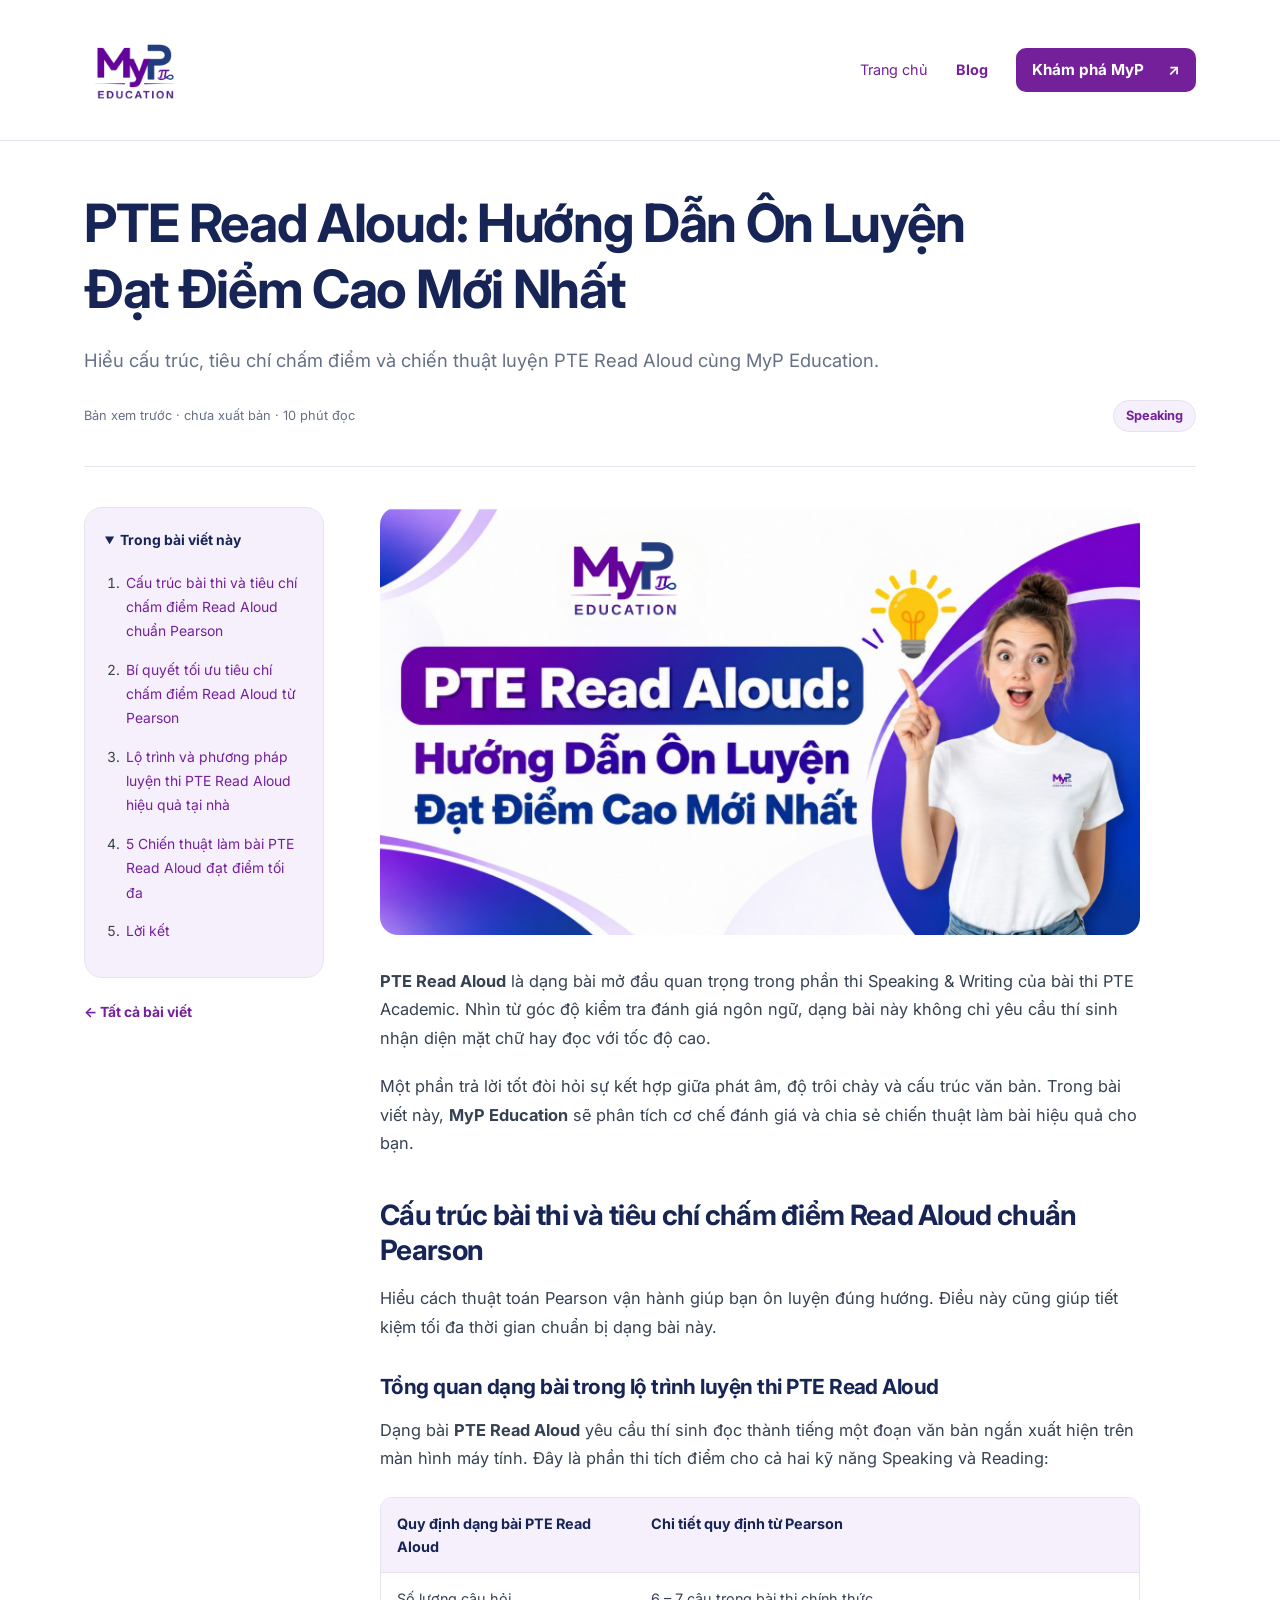
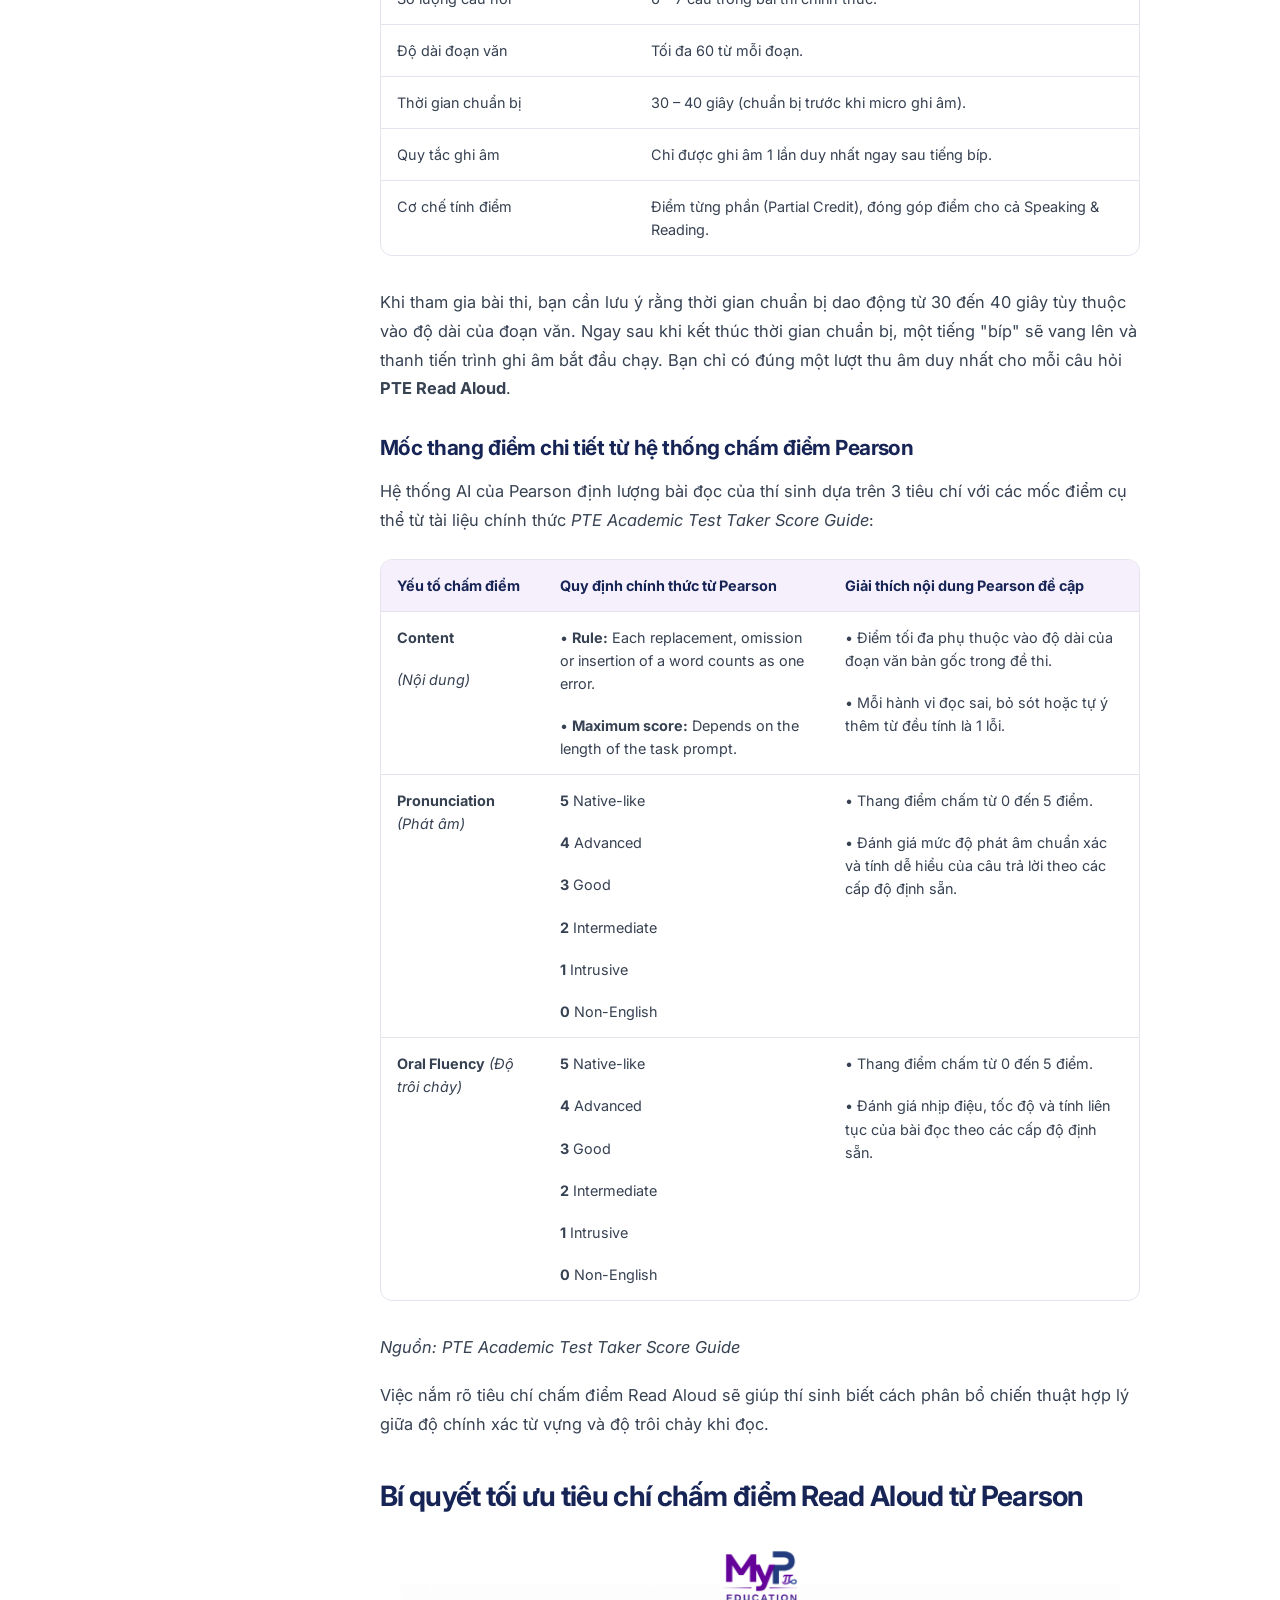
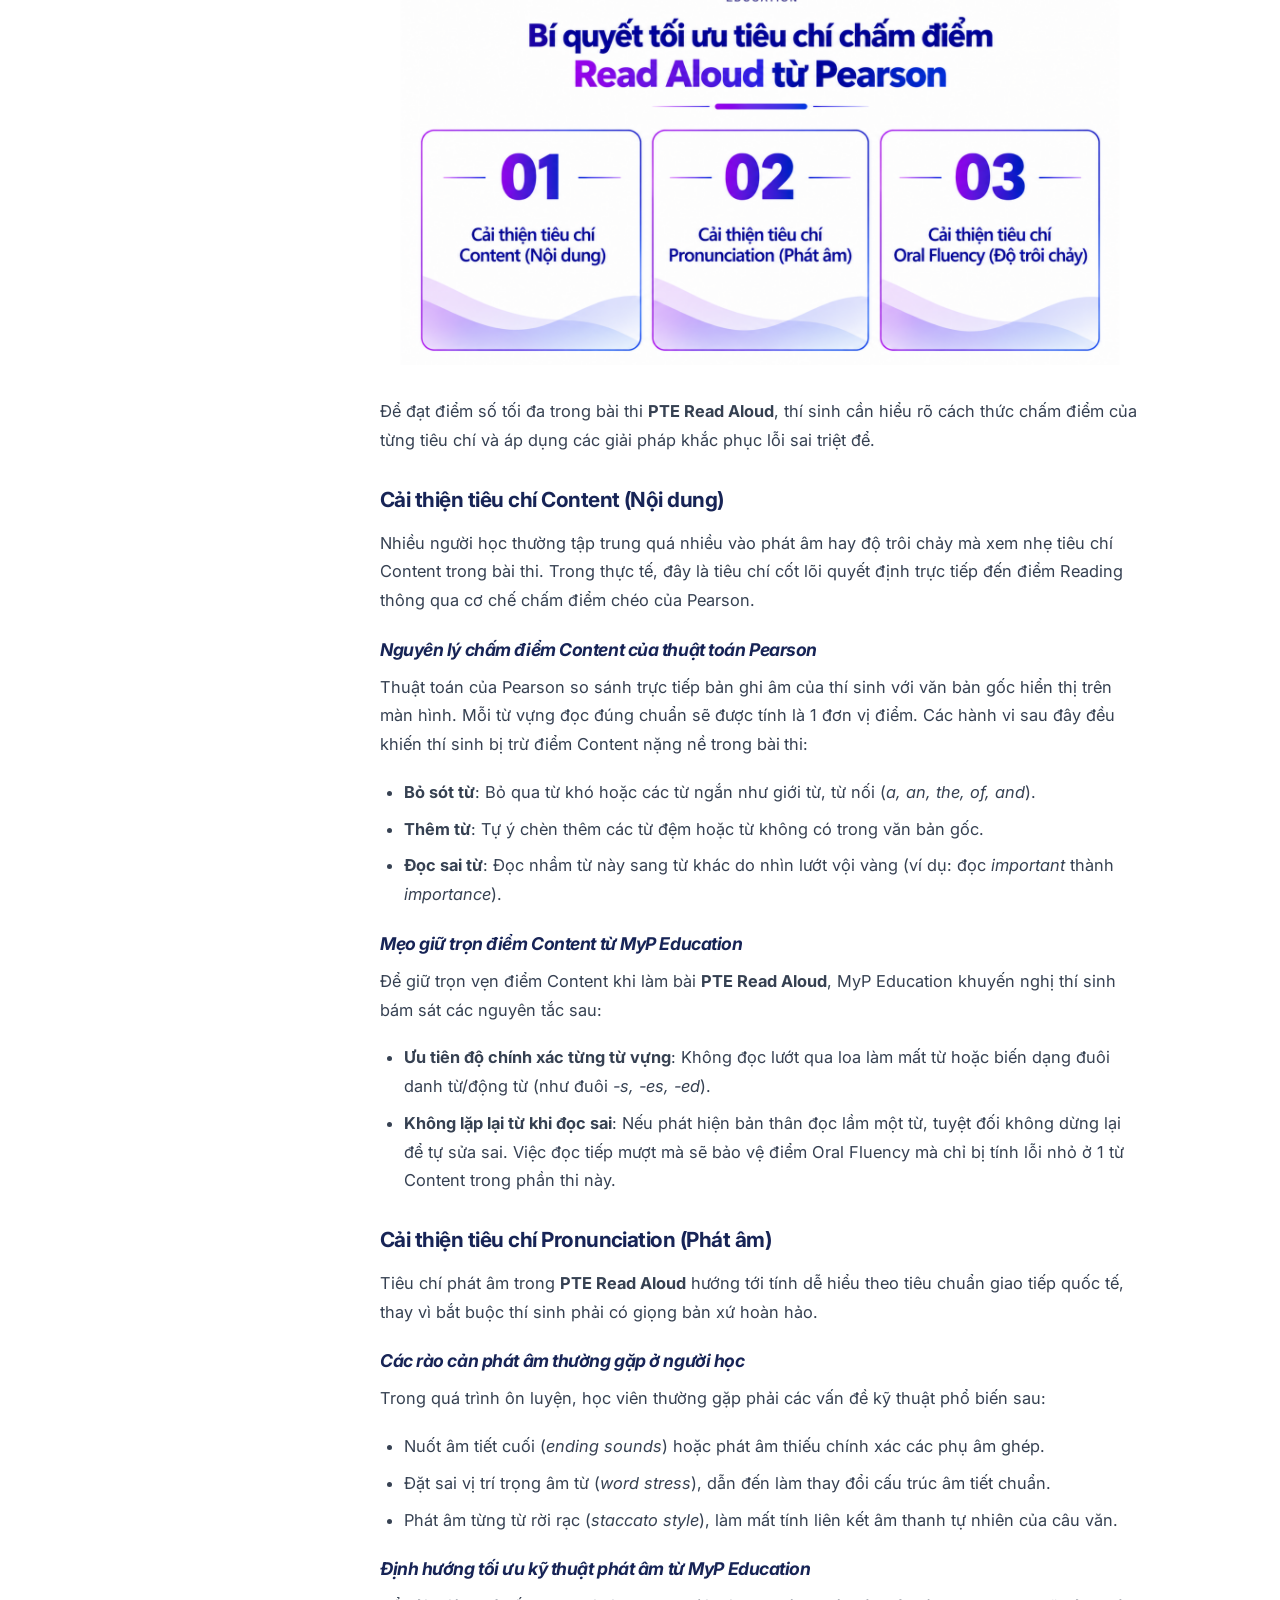
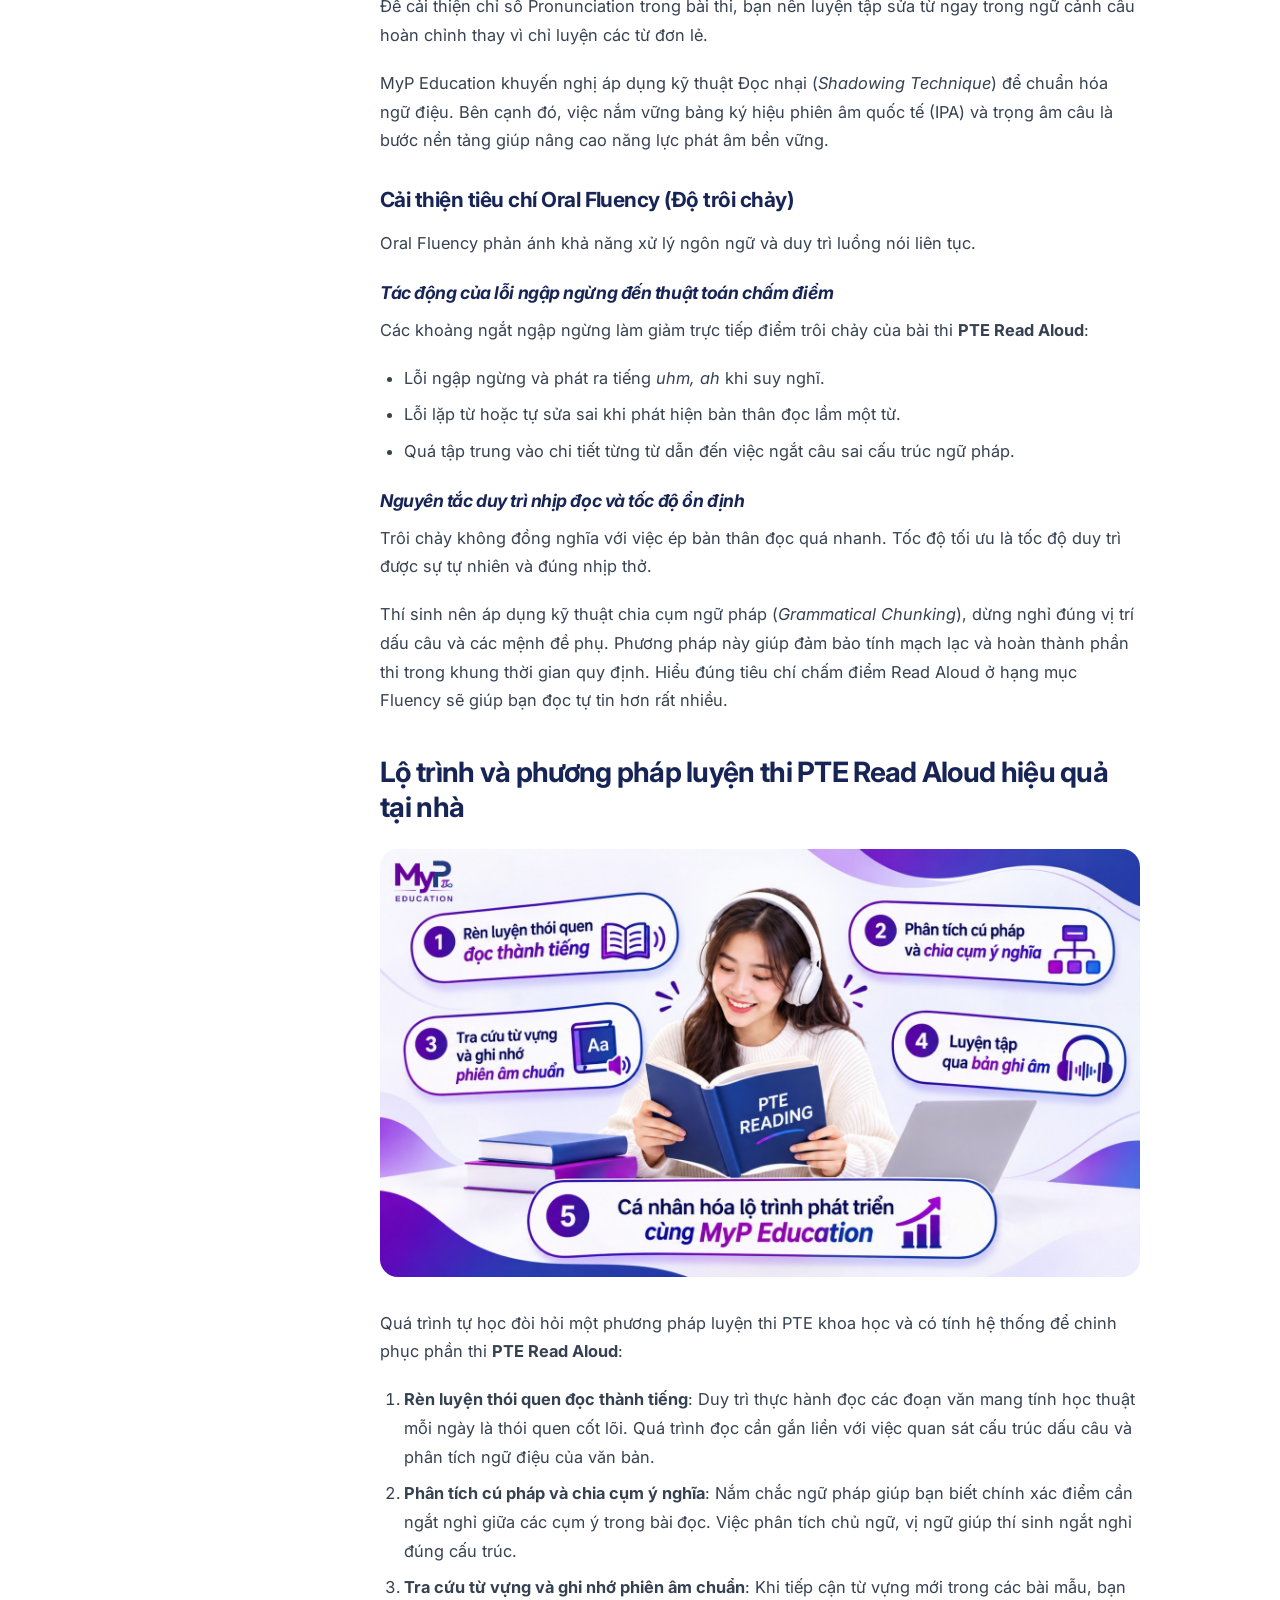
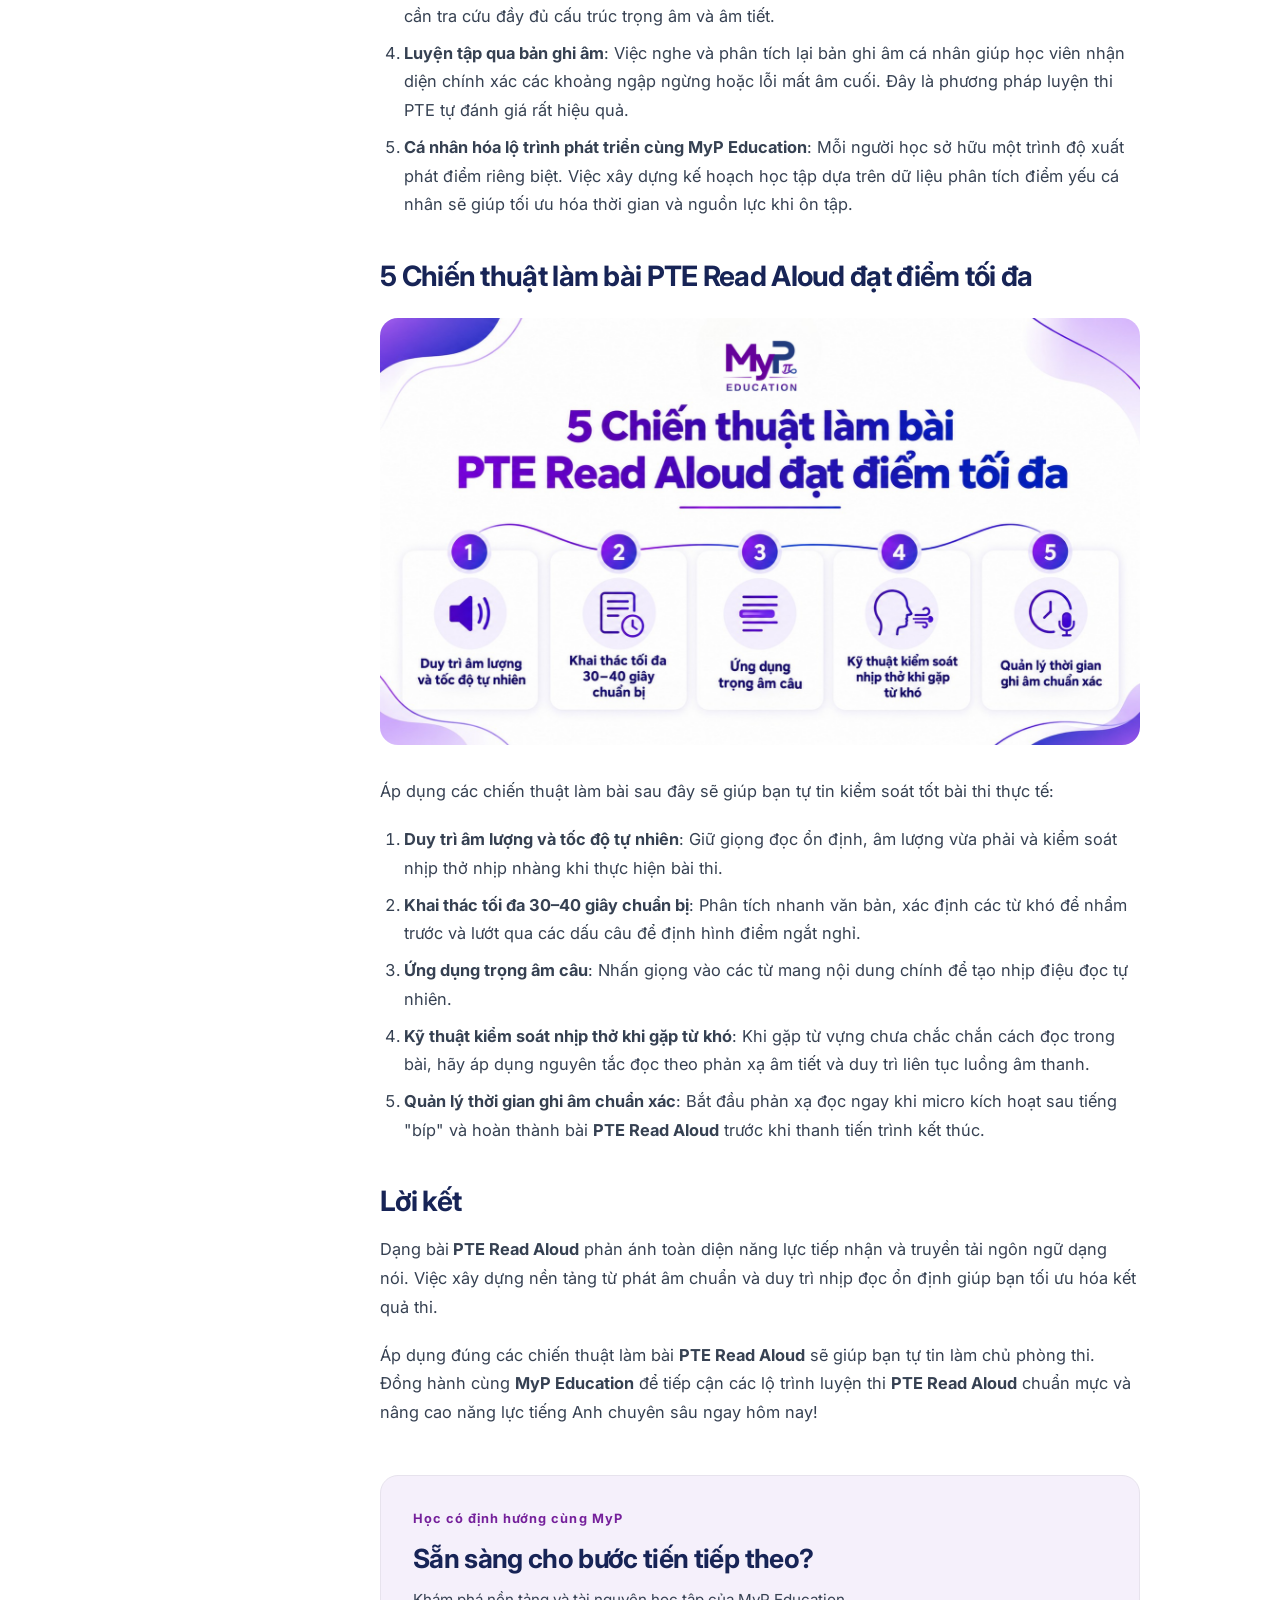
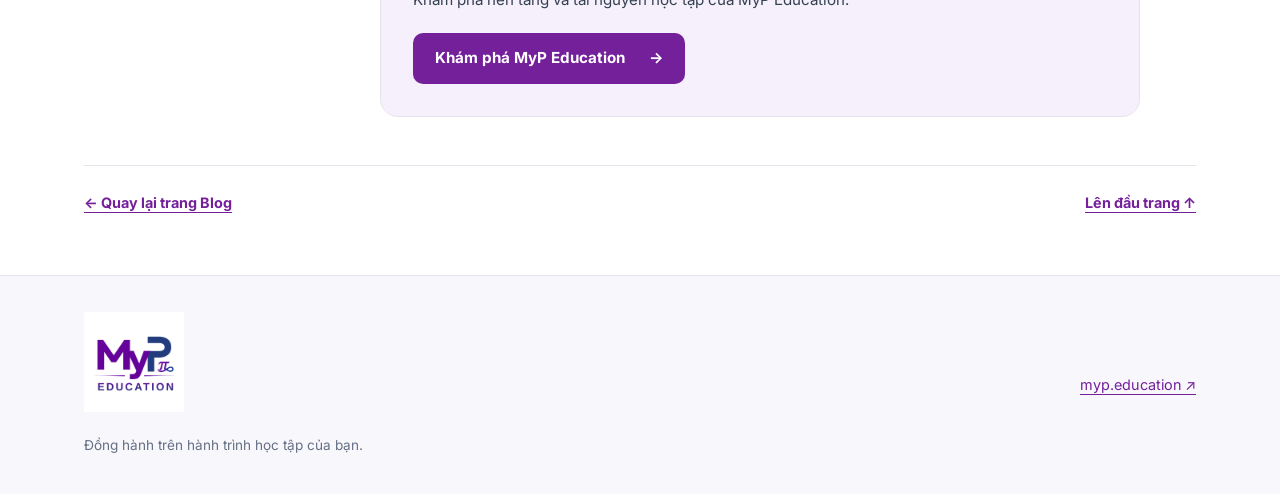
<file: blogs/speaking/read-aloud-guide.html>
<!doctype html>
<html lang="vi">
<head>
  <meta charset="utf-8">
  <meta name="viewport" content="width=device-width, initial-scale=1">
  <title>PTE Read Aloud: Hướng Dẫn Ôn Luyện Đạt Điểm Cao Mới Nhất | MyP Education</title>
  <meta name="description" content="PTE Read Aloud không chỉ là đọc nhanh. Cùng MyP Education phân tích cấu trúc, tiêu chí chấm điểm Read Aloud và chiến thuật luyện tập hiệu quả. Khám phá ngay!">
  <link rel="icon" type="image/png" href="../assets/images/logo_small.png">
  <link rel="stylesheet" href="../assets/css/blogs.css">
</head>
<body>
<a class="skip-link" href="#main">Đến nội dung chính</a>
<header class="site-header"><div class="header-inner">
  <a class="brand" href="https://myp.education/" aria-label="MyP Education trang chủ"><img src="../assets/images/logo_full.png" alt="MyP Education" width="500" height="500"></a>
  <nav aria-label="Điều hướng chính"><a href="https://myp.education/">Trang chủ</a><a href="../index.html" aria-current="location">Blog</a><a class="button button-small" href="https://myp.education/">Khám phá MyP <span aria-hidden="true">↗</span></a></nav>
</div></header>
<main id="main" class="page-shell">
  <article>
    <header class="article-header"><h1>PTE Read Aloud: Hướng Dẫn Ôn Luyện Đạt Điểm Cao Mới Nhất</h1><p class="dek">Hiểu cấu trúc, tiêu chí chấm điểm và chiến thuật luyện PTE Read Aloud cùng MyP Education.</p><p class="byline"><span><small>Bản xem trước · chưa xuất bản · 10 phút đọc</small></span><a class="category-tag" href="../index.html#speaking">Speaking</a></p></header>
    <div class="article-layout"><aside class="contents" aria-label="Mục lục"><details open><summary>Trong bài viết này</summary><ol><li><a href="#section-14">Cấu trúc bài thi và tiêu chí chấm điểm Read Aloud chuẩn Pearson</a></li>
<li><a href="#section-26">Bí quyết tối ưu tiêu chí chấm điểm Read Aloud từ Pearson</a></li>
<li><a href="#section-60">Lộ trình và phương pháp luyện thi PTE Read Aloud hiệu quả tại nhà</a></li>
<li><a href="#section-68">5 Chiến thuật làm bài PTE Read Aloud đạt điểm tối đa</a></li>
<li><a href="#section-76">Lời kết</a></li></ol></details><a class="back-link" href="../index.html">← Tất cả bài viết</a></aside>
    <div class="article-body"><figure><img src="../assets/images/pte-read-aloud-1.png" alt="Hướng dẫn luyện PTE Read Aloud của MyP Education" width="1600" height="900" loading="eager"></figure>
<p><strong>PTE Read Aloud</strong> là dạng bài mở đầu quan trọng trong phần thi Speaking &amp; Writing của bài thi PTE Academic. Nhìn từ góc độ kiểm tra đánh giá ngôn ngữ, dạng bài này không chỉ yêu cầu thí sinh nhận diện mặt chữ hay đọc với tốc độ cao.</p>
<p>Một phần trả lời tốt đòi hỏi sự kết hợp giữa phát âm, độ trôi chảy và cấu trúc văn bản. Trong bài viết này, <strong>MyP Education</strong> sẽ phân tích cơ chế đánh giá và chia sẻ chiến thuật làm bài hiệu quả cho bạn.</p>
<h2 id="section-14"><strong>Cấu trúc bài thi và tiêu chí chấm điểm Read Aloud chuẩn Pearson</strong></h2>
<p>Hiểu cách thuật toán Pearson vận hành giúp bạn ôn luyện đúng hướng. Điều này cũng giúp tiết kiệm tối đa thời gian chuẩn bị dạng bài này.</p>
<h3 id="section-16"><strong>Tổng quan dạng bài trong lộ trình luyện thi PTE Read Aloud</strong></h3>
<p>Dạng bài <strong>PTE Read Aloud</strong> yêu cầu thí sinh đọc thành tiếng một đoạn văn bản ngắn xuất hiện trên màn hình máy tính. Đây là phần thi tích điểm cho cả hai kỹ năng Speaking và Reading:</p>
<div class="table-scroll" tabindex="0" role="region" aria-label="Bảng 1"><table><thead><tr><th scope="col"><p><strong>Quy định dạng bài PTE Read Aloud</strong></p></th><th scope="col"><p><strong>Chi tiết quy định từ Pearson</strong></p></th></tr></thead><tbody><tr><td><p>Số lượng câu hỏi</p></td><td><p>6 – 7 câu trong bài thi chính thức.</p></td></tr><tr><td><p>Độ dài đoạn văn</p></td><td><p>Tối đa 60 từ mỗi đoạn.</p></td></tr><tr><td><p>Thời gian chuẩn bị</p></td><td><p>30 – 40 giây (chuẩn bị trước khi micro ghi âm).</p></td></tr><tr><td><p>Quy tắc ghi âm</p></td><td><p>Chỉ được ghi âm 1 lần duy nhất ngay sau tiếng bíp.</p></td></tr><tr><td><p>Cơ chế tính điểm</p></td><td><p>Điểm từng phần (Partial Credit), đóng góp điểm cho cả Speaking &amp; Reading.</p></td></tr></tbody></table></div>
<p>Khi tham gia bài thi, bạn cần lưu ý rằng thời gian chuẩn bị dao động từ 30 đến 40 giây tùy thuộc vào độ dài của đoạn văn. Ngay sau khi kết thúc thời gian chuẩn bị, một tiếng &quot;bíp&quot; sẽ vang lên và thanh tiến trình ghi âm bắt đầu chạy. Bạn chỉ có đúng một lượt thu âm duy nhất cho mỗi câu hỏi <strong>PTE Read Aloud</strong>.</p>
<h3 id="section-21"><strong>Mốc thang điểm chi tiết từ hệ thống chấm điểm Pearson</strong></h3>
<p>Hệ thống AI của Pearson định lượng bài đọc của thí sinh dựa trên 3 tiêu chí với các mốc điểm cụ thể từ tài liệu chính thức <em>PTE Academic Test Taker Score Guide</em>:</p>
<div class="table-scroll" tabindex="0" role="region" aria-label="Bảng 2"><table><thead><tr><th scope="col"><p><strong>Yếu tố chấm điểm</strong></p></th><th scope="col"><p><strong>Quy định chính thức từ Pearson</strong></p></th><th scope="col"><p><strong>Giải thích nội dung Pearson đề cập</strong></p></th></tr></thead><tbody><tr><td><p><strong>Content</strong></p>
<p><em>(Nội dung)</em></p></td><td><p>• <strong>Rule:</strong> Each replacement, omission or insertion of a word counts as one error.</p>
<p>• <strong>Maximum score:</strong> Depends on the length of the task prompt.</p></td><td><p>• Điểm tối đa phụ thuộc vào độ dài của đoạn văn bản gốc trong đề thi.</p>
<p>• Mỗi hành vi đọc sai, bỏ sót hoặc tự ý thêm từ đều tính là 1 lỗi.</p></td></tr><tr><td><p><strong>Pronunciation</strong> <em>(Phát âm)</em></p></td><td><p><strong>5</strong> Native-like</p>
<p><strong>4</strong> Advanced</p>
<p><strong>3</strong> Good</p>
<p><strong>2</strong> Intermediate</p>
<p><strong>1</strong> Intrusive</p>
<p><strong>0</strong> Non-English</p></td><td><p>• Thang điểm chấm từ 0 đến 5 điểm.</p>
<p>• Đánh giá mức độ phát âm chuẩn xác và tính dễ hiểu của câu trả lời theo các cấp độ định sẵn.</p></td></tr><tr><td><p><strong>Oral Fluency</strong> <em>(Độ trôi chảy)</em></p></td><td><p><strong>5</strong> Native-like</p>
<p><strong>4</strong> Advanced</p>
<p><strong>3</strong> Good</p>
<p><strong>2</strong> Intermediate</p>
<p><strong>1</strong> Intrusive</p>
<p><strong>0</strong> Non-English</p></td><td><p>• Thang điểm chấm từ 0 đến 5 điểm.</p>
<p>• Đánh giá nhịp điệu, tốc độ và tính liên tục của bài đọc theo các cấp độ định sẵn.</p></td></tr></tbody></table></div>
<p><em>Nguồn: PTE Academic Test Taker Score Guide </em></p>
<p>Việc nắm rõ tiêu chí chấm điểm Read Aloud sẽ giúp thí sinh biết cách phân bổ chiến thuật hợp lý giữa độ chính xác từ vựng và độ trôi chảy khi đọc.</p>
<h2 id="section-26"><strong>Bí quyết tối ưu tiêu chí chấm điểm Read Aloud từ Pearson</strong></h2>
<figure><img src="../assets/images/pte-read-aloud-2.png" alt="Tiêu chí chấm điểm PTE Read Aloud" width="1600" height="900" loading="lazy"></figure>
<p>Để đạt điểm số tối đa trong bài thi <strong>PTE Read Aloud</strong>, thí sinh cần hiểu rõ cách thức chấm điểm của từng tiêu chí và áp dụng các giải pháp khắc phục lỗi sai triệt để.</p>
<h3 id="section-29"><strong>Cải thiện tiêu chí Content (Nội dung) </strong></h3>
<p>Nhiều người học thường tập trung quá nhiều vào phát âm hay độ trôi chảy mà xem nhẹ tiêu chí Content trong bài thi. Trong thực tế, đây là tiêu chí cốt lõi quyết định trực tiếp đến điểm Reading thông qua cơ chế chấm điểm chéo của Pearson.</p>
<h4 id="section-31"><em><strong>Nguyên lý chấm điểm Content của thuật toán Pearson</strong></em></h4>
<p>Thuật toán của Pearson so sánh trực tiếp bản ghi âm của thí sinh với văn bản gốc hiển thị trên màn hình. Mỗi từ vựng đọc đúng chuẩn sẽ được tính là 1 đơn vị điểm. Các hành vi sau đây đều khiến thí sinh bị trừ điểm Content nặng nề trong bài<strong> </strong>thi:</p>
<ul>
<li><strong>Bỏ sót từ</strong>: Bỏ qua từ khó hoặc các từ ngắn như giới từ, từ nối (<em>a, an, the, of, and</em>).</li>
<li><strong>Thêm từ</strong>: Tự ý chèn thêm các từ đệm hoặc từ không có trong văn bản gốc.</li>
<li><strong>Đọc sai từ</strong>: Đọc nhầm từ này sang từ khác do nhìn lướt vội vàng (ví dụ: đọc <em>important</em> thành <em>importance</em>).</li>
</ul>
<h4 id="section-36"><em><strong>Mẹo giữ trọn điểm Content từ MyP Education</strong></em></h4>
<p>Để giữ trọn vẹn điểm Content khi làm bài <strong>PTE Read Aloud</strong>, MyP Education khuyến nghị thí sinh bám sát các nguyên tắc sau:</p>
<ul>
<li><strong>Ưu tiên độ chính xác từng từ vựng</strong>: Không đọc lướt qua loa làm mất từ hoặc biến dạng đuôi danh từ/động từ (như đuôi <em>-s, -es, -ed</em>).</li>
<li><strong>Không lặp lại từ khi đọc sai</strong>: Nếu phát hiện bản thân đọc lầm một từ, tuyệt đối không dừng lại để tự sửa sai. Việc đọc tiếp mượt mà sẽ bảo vệ điểm Oral Fluency mà chỉ bị tính lỗi nhỏ ở 1 từ Content trong phần thi này.</li>
</ul>
<h3 id="section-40"><strong>Cải thiện tiêu chí Pronunciation (Phát âm) </strong></h3>
<p>Tiêu chí phát âm trong <strong>PTE Read Aloud</strong> hướng tới tính dễ hiểu theo tiêu chuẩn giao tiếp quốc tế, thay vì bắt buộc thí sinh phải có giọng bản xứ hoàn hảo.</p>
<h4 id="section-42"><em><strong>Các rào cản phát âm thường gặp ở người học</strong></em></h4>
<p>Trong quá trình ôn luyện, học viên thường gặp phải các vấn đề kỹ thuật phổ biến sau:</p>
<ul>
<li>Nuốt âm tiết cuối (<em>ending sounds</em>) hoặc phát âm thiếu chính xác các phụ âm ghép.</li>
<li>Đặt sai vị trí trọng âm từ (<em>word stress</em>), dẫn đến làm thay đổi cấu trúc âm tiết chuẩn.</li>
<li>Phát âm từng từ rời rạc (<em>staccato style</em>), làm mất tính liên kết âm thanh tự nhiên của câu văn.</li>
</ul>
<h4 id="section-47"><em><strong>Định hướng tối ưu kỹ thuật phát âm từ MyP Education</strong></em></h4>
<p>Để cải thiện chỉ số Pronunciation trong bài thi, bạn nên luyện tập sửa từ ngay trong ngữ cảnh câu hoàn chỉnh thay vì chỉ luyện các từ đơn lẻ.</p>
<p>MyP Education khuyến nghị áp dụng kỹ thuật Đọc nhại (<em>Shadowing Technique</em>) để chuẩn hóa ngữ điệu. Bên cạnh đó, việc nắm vững bảng ký hiệu phiên âm quốc tế (IPA) và trọng âm câu là bước nền tảng giúp nâng cao năng lực phát âm bền vững.</p>
<h3 id="section-50"><strong>Cải thiện tiêu chí Oral Fluency (Độ trôi chảy) </strong></h3>
<p>Oral Fluency phản ánh khả năng xử lý ngôn ngữ và duy trì luồng nói liên tục.</p>
<h4 id="section-52"><em><strong>Tác động của lỗi ngập ngừng đến thuật toán chấm điểm</strong></em></h4>
<p>Các khoảng ngắt ngập ngừng làm giảm trực tiếp điểm trôi chảy của bài thi <strong>PTE Read Aloud</strong>:</p>
<ul>
<li>Lỗi ngập ngừng và phát ra tiếng <em>uhm, ah</em> khi suy nghĩ.</li>
<li>Lỗi lặp từ hoặc tự sửa sai khi phát hiện bản thân đọc lầm một từ.</li>
<li>Quá tập trung vào chi tiết từng từ dẫn đến việc ngắt câu sai cấu trúc ngữ pháp.</li>
</ul>
<h4 id="section-57"><em><strong>Nguyên tắc duy trì nhịp đọc và tốc độ ổn định</strong></em></h4>
<p>Trôi chảy không đồng nghĩa với việc ép bản thân đọc quá nhanh. Tốc độ tối ưu là tốc độ duy trì được sự tự nhiên và đúng nhịp thở.</p>
<p>Thí sinh nên áp dụng kỹ thuật chia cụm ngữ pháp (<em>Grammatical Chunking</em>), dừng nghỉ đúng vị trí dấu câu và các mệnh đề phụ. Phương pháp này giúp đảm bảo tính mạch lạc và hoàn thành phần thi trong khung thời gian quy định. Hiểu đúng tiêu chí chấm điểm Read Aloud ở hạng mục Fluency sẽ giúp bạn đọc tự tin hơn rất nhiều.</p>
<h2 id="section-60"><strong>Lộ trình và phương pháp luyện thi PTE Read Aloud hiệu quả tại nhà</strong></h2>
<figure><img src="../assets/images/pte-read-aloud-3.png" alt="Lộ trình luyện PTE Read Aloud tại nhà" width="1600" height="900" loading="lazy"></figure>
<p>Quá trình tự học đòi hỏi một phương pháp luyện thi PTE khoa học và có tính hệ thống để chinh phục phần thi <strong>PTE Read Aloud</strong>:</p>
<ol>
<li><strong>Rèn luyện thói quen đọc thành tiếng</strong>: Duy trì thực hành đọc các đoạn văn mang tính học thuật mỗi ngày là thói quen cốt lõi. Quá trình đọc cần gắn liền với việc quan sát cấu trúc dấu câu và phân tích ngữ điệu của văn bản.</li>
<li><strong>Phân tích cú pháp và chia cụm ý nghĩa</strong>: Nắm chắc ngữ pháp giúp bạn biết chính xác điểm cần ngắt nghỉ giữa các cụm ý trong bài<strong> </strong>đọc. Việc phân tích chủ ngữ, vị ngữ giúp thí sinh ngắt nghỉ đúng cấu trúc.</li>
<li><strong>Tra cứu từ vựng và ghi nhớ phiên âm chuẩn</strong>: Khi tiếp cận từ vựng mới trong các bài mẫu, bạn cần tra cứu đầy đủ cấu trúc trọng âm và âm tiết.</li>
<li><strong>Luyện tập qua bản ghi âm</strong>: Việc nghe và phân tích lại bản ghi âm cá nhân giúp học viên nhận diện chính xác các khoảng ngập ngừng hoặc lỗi mất âm cuối. Đây là phương pháp luyện thi PTE tự đánh giá rất hiệu quả.</li>
<li><strong>Cá nhân hóa lộ trình phát triển cùng MyP Education</strong>: Mỗi người học sở hữu một trình độ xuất phát điểm riêng biệt. Việc xây dựng kế hoạch học tập dựa trên dữ liệu phân tích điểm yếu cá nhân sẽ giúp tối ưu hóa thời gian và nguồn lực khi ôn tập.</li>
</ol>
<h2 id="section-68"><strong>5 Chiến thuật làm bài PTE Read Aloud đạt điểm tối đa</strong></h2>
<figure><img src="../assets/images/pte-read-aloud-4.png" alt="Năm chiến thuật làm bài PTE Read Aloud" width="1600" height="900" loading="lazy"></figure>
<p>Áp dụng các chiến thuật làm bài sau đây sẽ giúp bạn tự tin kiểm soát tốt bài thi thực tế:</p>
<ol>
<li><strong>Duy trì âm lượng và tốc độ tự nhiên</strong>: Giữ giọng đọc ổn định, âm lượng vừa phải và kiểm soát nhịp thở nhịp nhàng khi thực hiện bài thi.</li>
<li><strong>Khai thác tối đa 30–40 giây chuẩn bị</strong>: Phân tích nhanh văn bản, xác định các từ khó để nhẩm trước và lướt qua các dấu câu để định hình điểm ngắt nghỉ.</li>
<li><strong>Ứng dụng trọng âm câu</strong>: Nhấn giọng vào các từ mang nội dung chính để tạo nhịp điệu đọc tự nhiên.</li>
<li><strong>Kỹ thuật kiểm soát nhịp thở khi gặp từ khó</strong>: Khi gặp từ vựng chưa chắc chắn cách đọc trong bài, hãy áp dụng nguyên tắc đọc theo phản xạ âm tiết và duy trì liên tục luồng âm thanh.</li>
<li><strong>Quản lý thời gian ghi âm chuẩn xác</strong>: Bắt đầu phản xạ đọc ngay khi micro kích hoạt sau tiếng &quot;bíp&quot; và hoàn thành bài <strong>PTE Read Aloud</strong> trước khi thanh tiến trình kết thúc.</li>
</ol>
<h2 id="section-76"><strong>Lời kết</strong></h2>
<p>Dạng bài<strong> PTE Read Aloud</strong> phản ánh toàn diện năng lực tiếp nhận và truyền tải ngôn ngữ dạng nói. Việc xây dựng nền tảng từ phát âm chuẩn và duy trì nhịp đọc ổn định giúp bạn tối ưu hóa kết quả thi.</p>
<p>Áp dụng đúng các chiến thuật làm bài <strong>PTE Read Aloud</strong> sẽ giúp bạn tự tin làm chủ phòng thi. Đồng hành cùng <strong>MyP Education</strong> để tiếp cận các lộ trình luyện thi <strong>PTE Read Aloud</strong> chuẩn mực và nâng cao năng lực tiếng Anh chuyên sâu ngay hôm nay!</p>
      <aside class="cta"><p class="eyebrow">Học có định hướng cùng MyP</p><h2>Sẵn sàng cho bước tiến tiếp theo?</h2><p>Khám phá nền tảng và tài nguyên học tập của MyP Education.</p><a class="button" href="https://myp.education/">Khám phá MyP Education <span aria-hidden="true">→</span></a></aside>
    </div></div>
  </article>
  <!-- Insert related cards only for existing published URLs. Never invent links. -->
  <div class="article-end"><a href="../index.html">← Quay lại trang Blog</a><a href="#main">Lên đầu trang ↑</a></div>
</main>
<footer class="site-footer"><div><a class="brand" href="https://myp.education/"><img src="../assets/images/logo_full.png" alt="MyP Education" width="500" height="500"></a><p>Đồng hành trên hành trình học tập của bạn.</p></div><a href="https://myp.education/">myp.education ↗</a></footer>
</body>
</html>
</file>
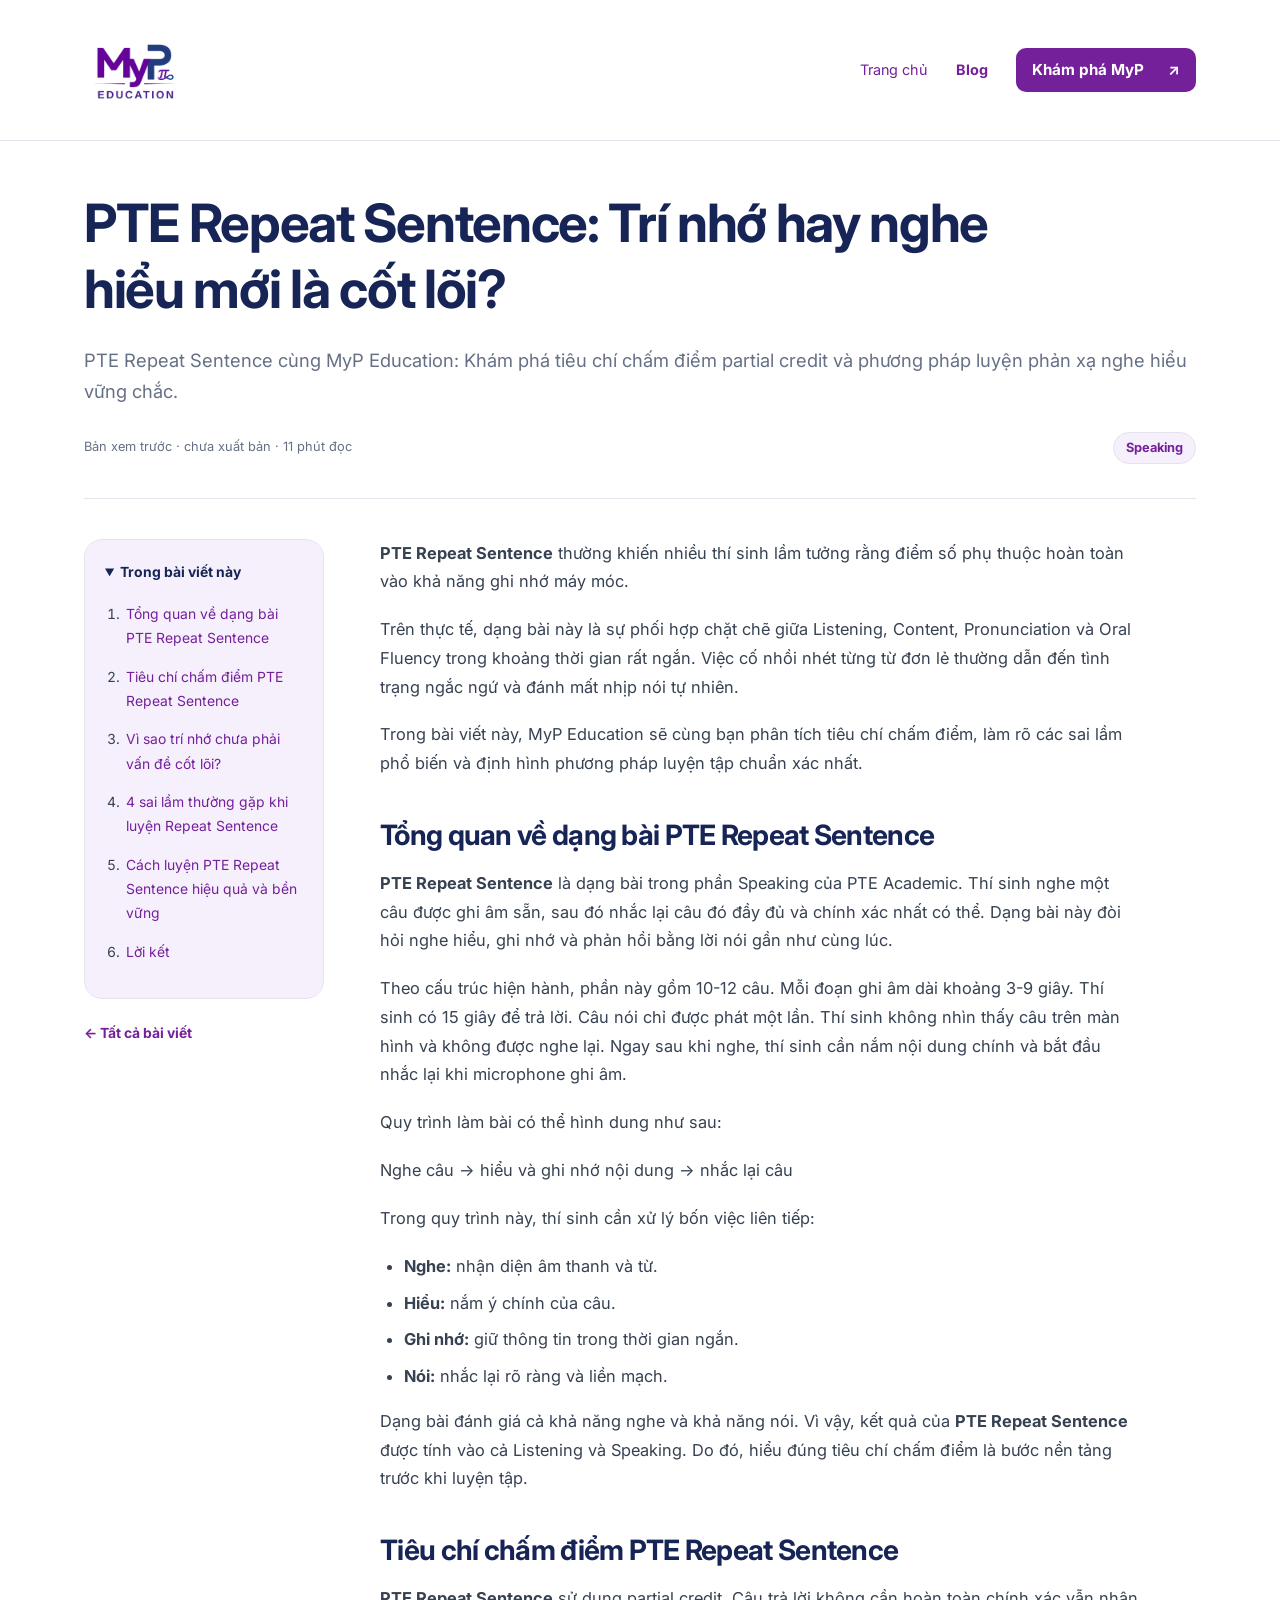
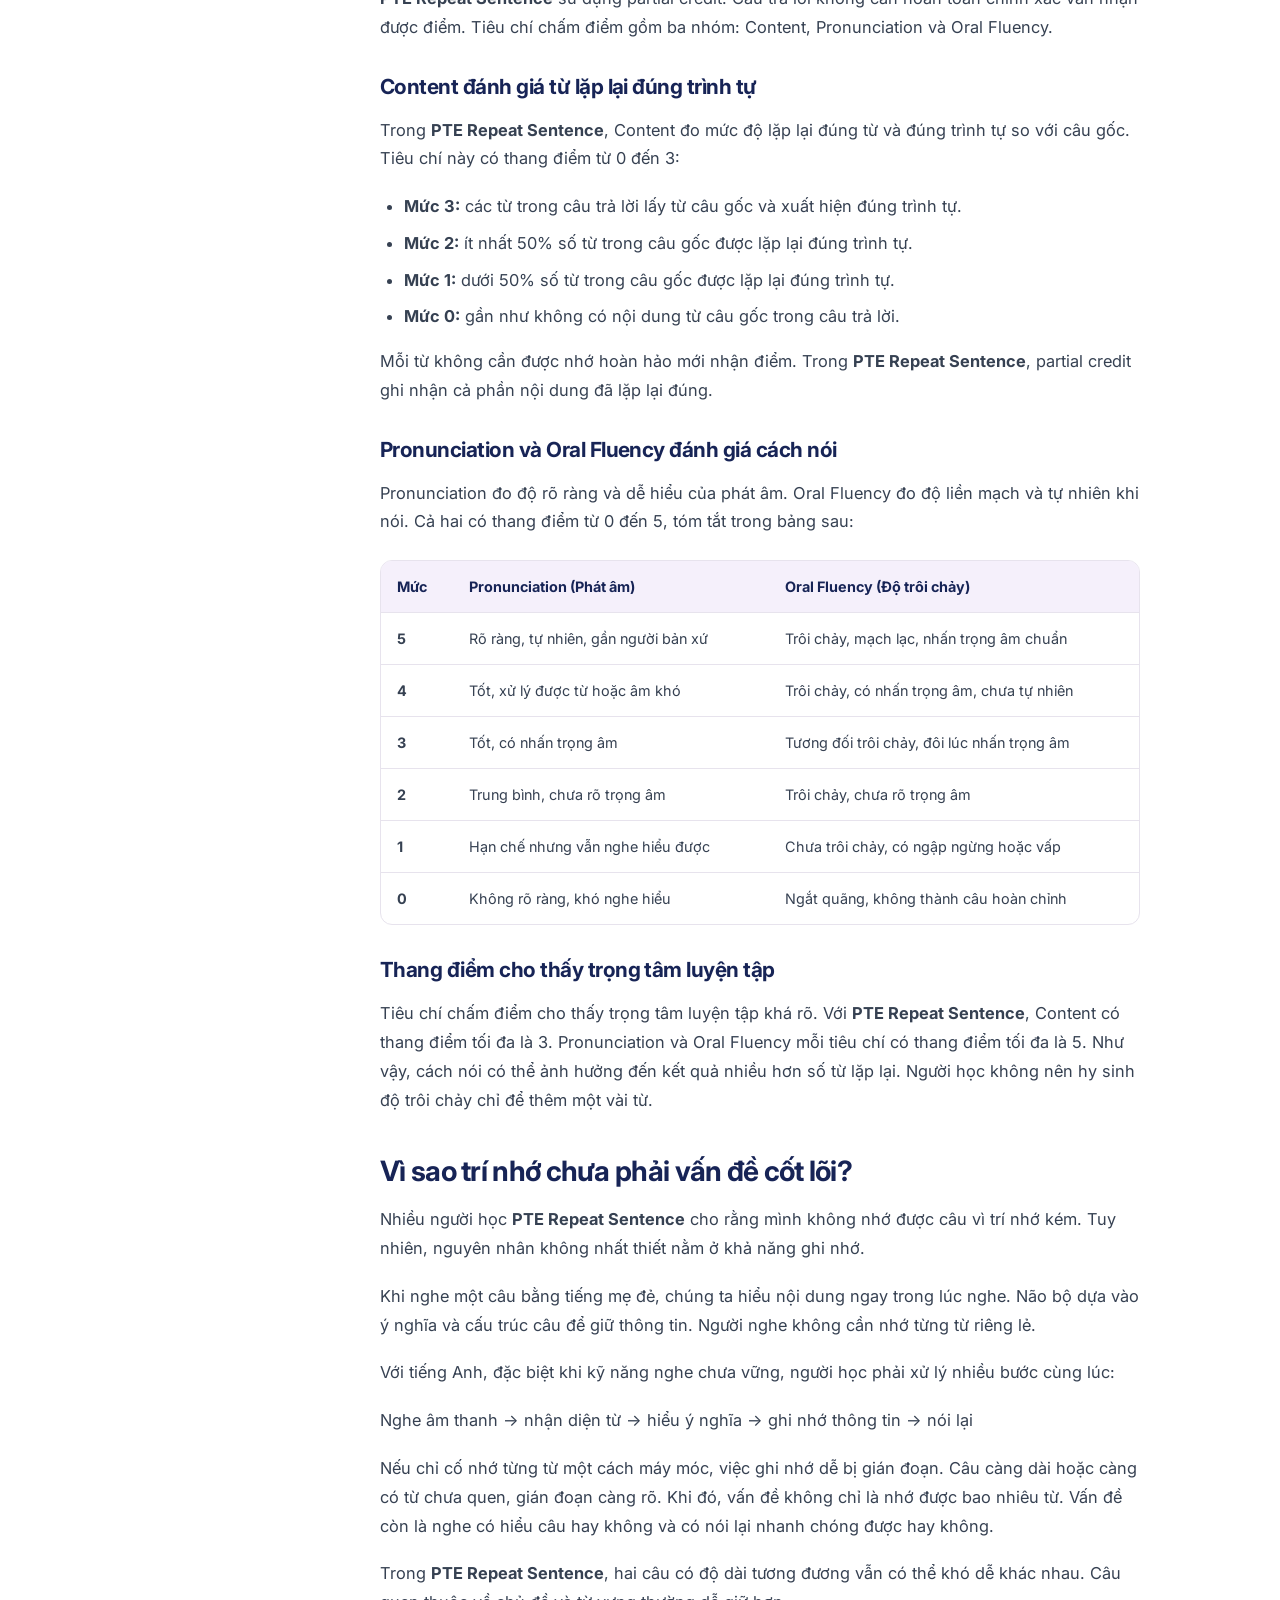
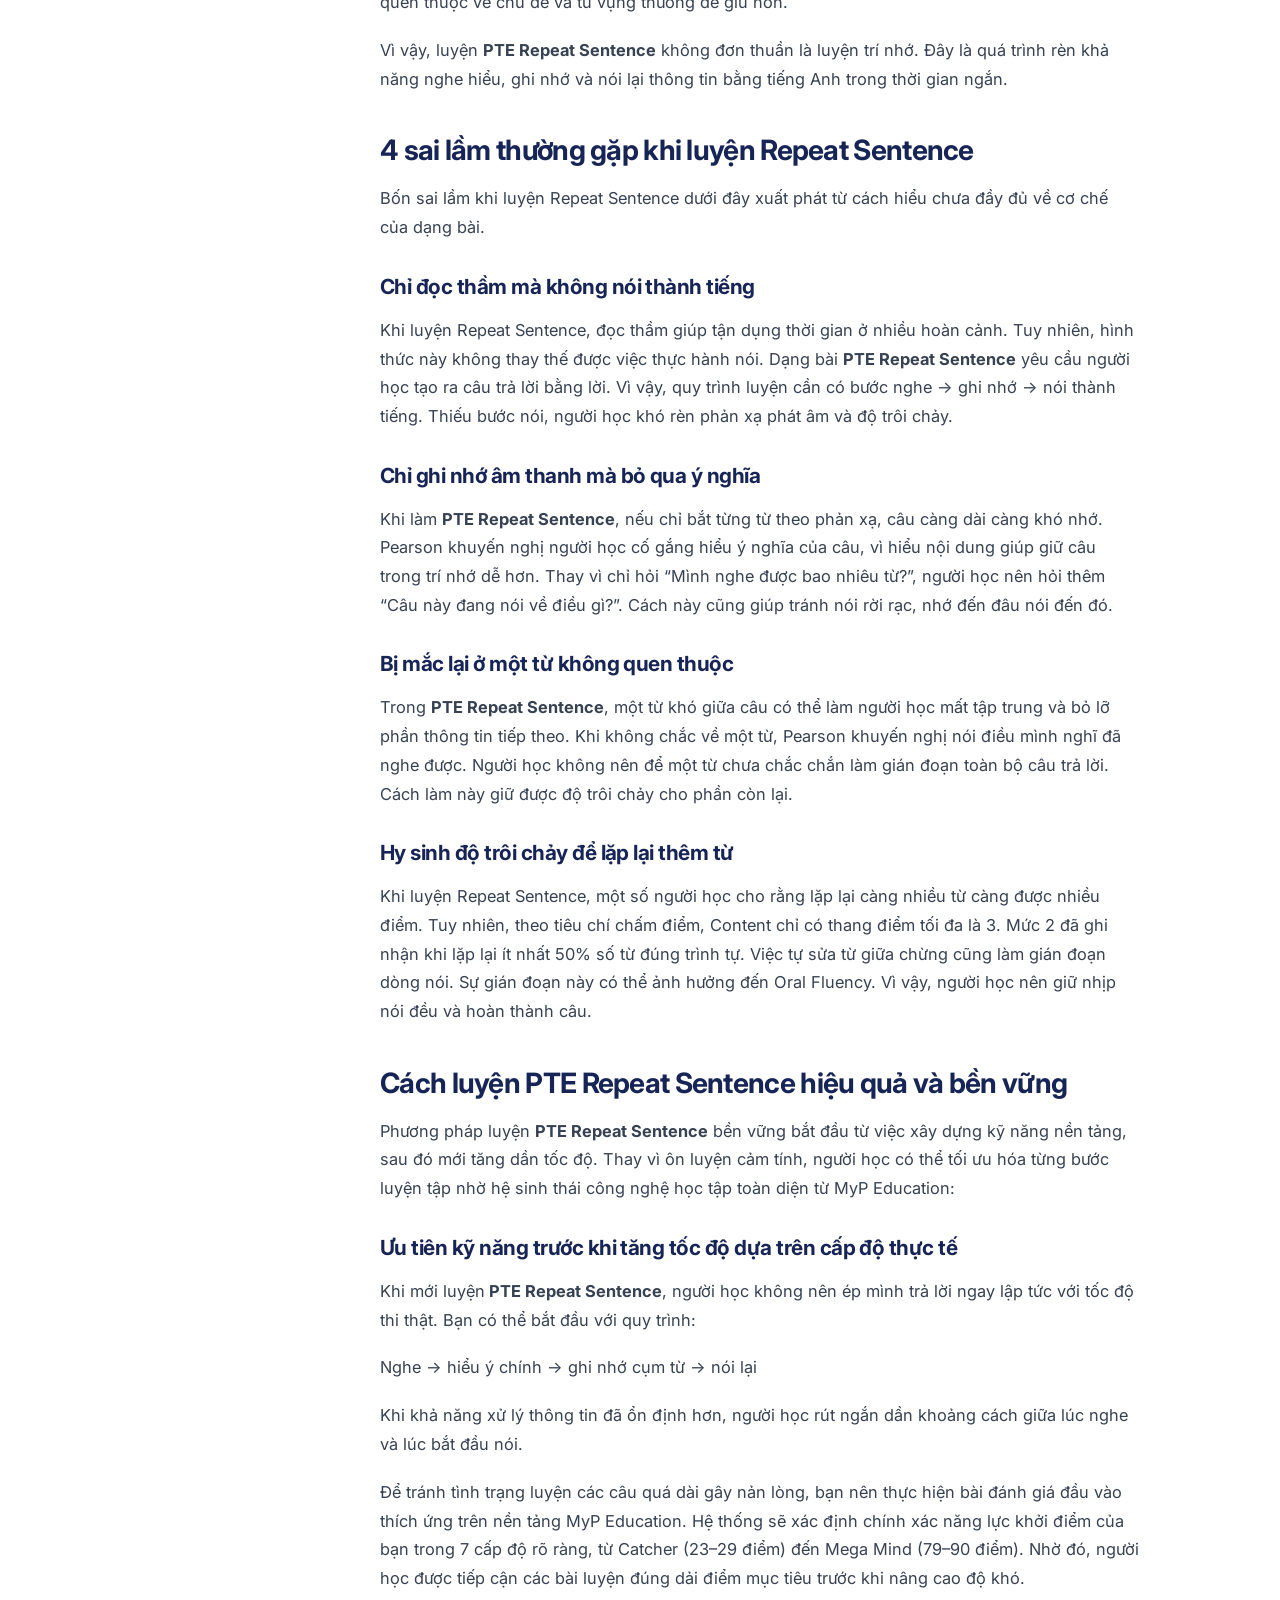
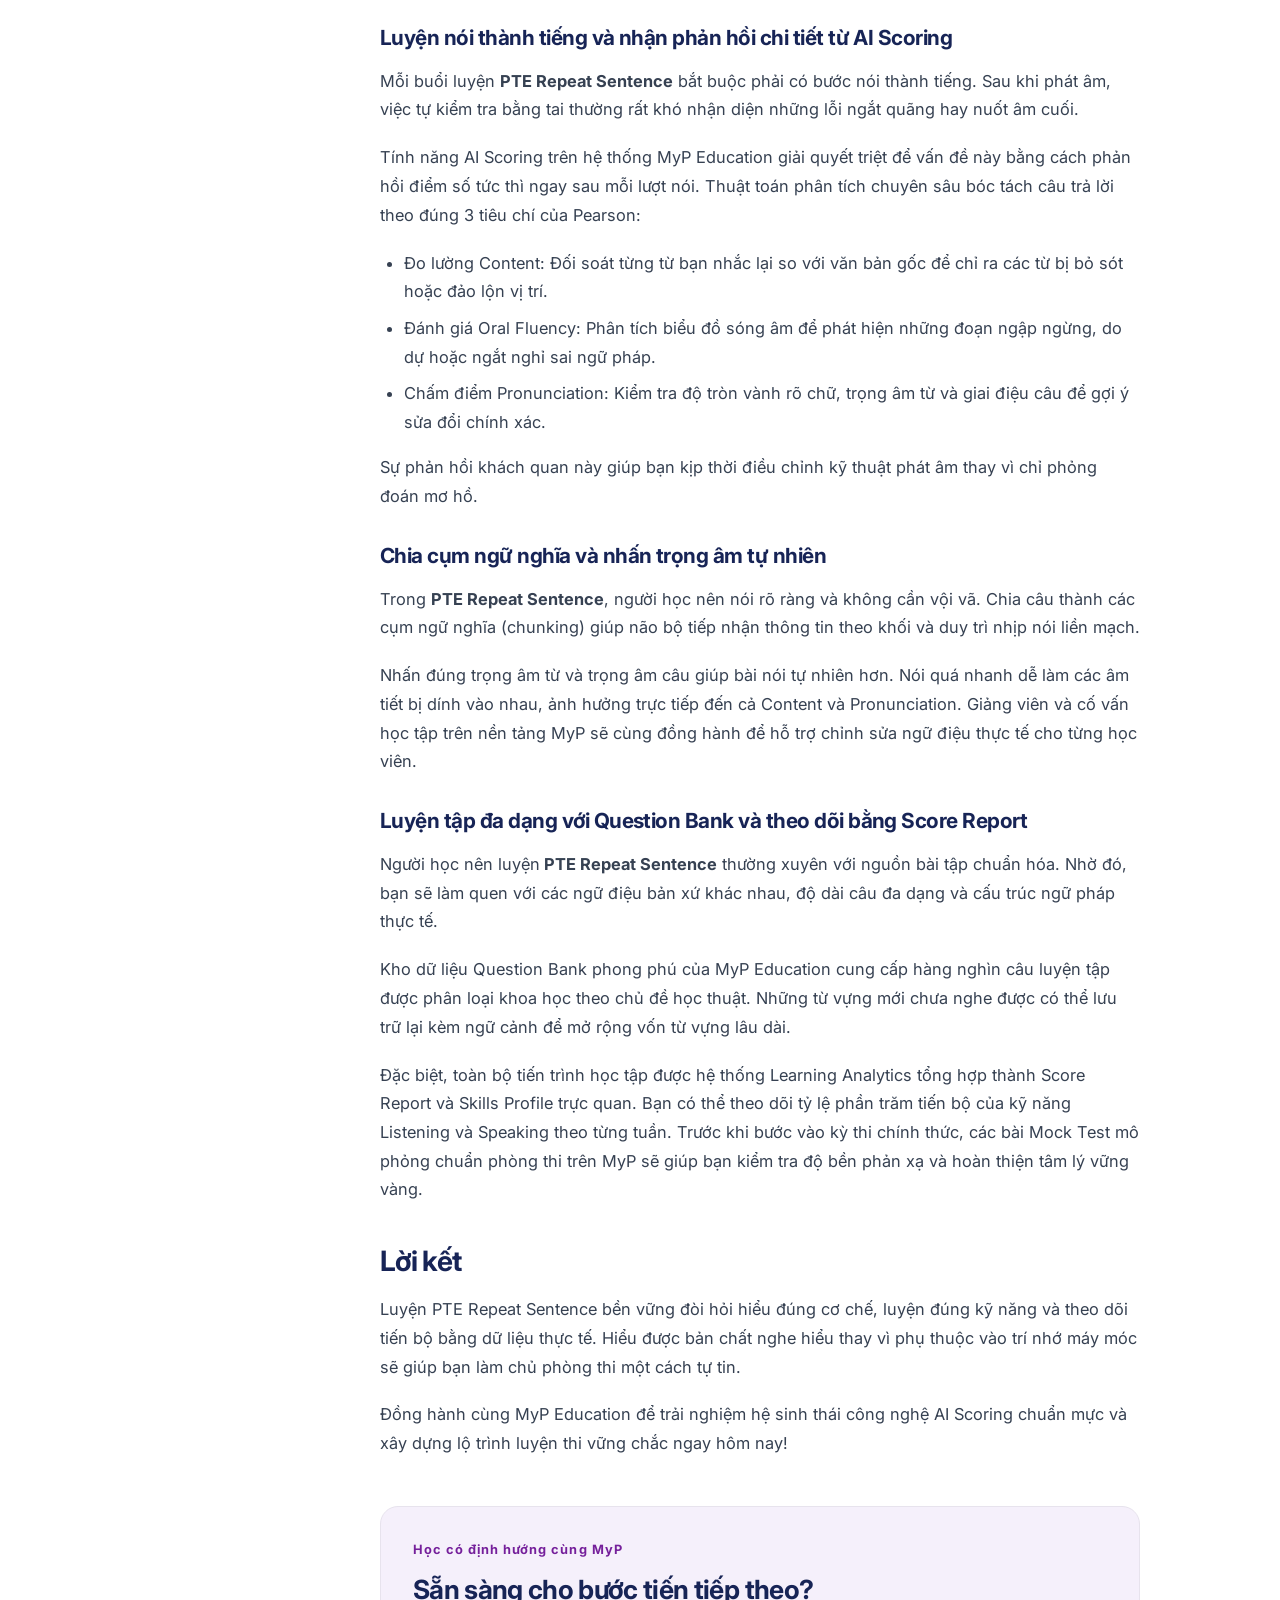
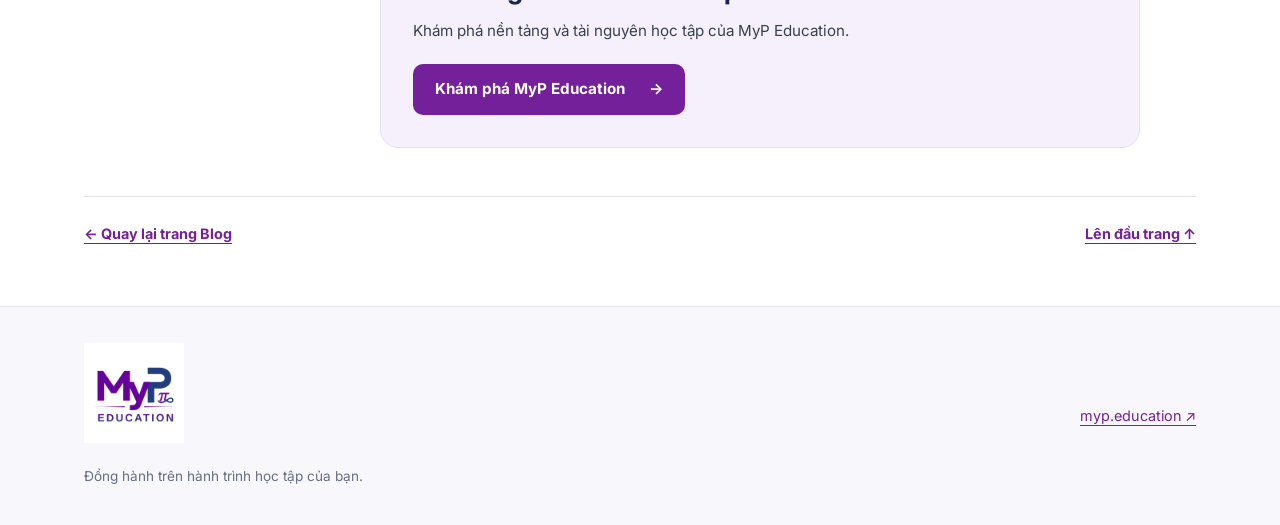
<file: blogs/speaking/repeat-sentence-guide.html>
<!doctype html>
<html lang="vi">
<head>
  <meta charset="utf-8">
  <meta name="viewport" content="width=device-width, initial-scale=1">
  <title>PTE Repeat Sentence: Trí nhớ hay nghe hiểu mới là cốt lõi? | MyP Education</title>
  <meta name="description" content="PTE Repeat Sentence cùng MyP Education: Khám phá tiêu chí chấm điểm partial credit và phương pháp luyện phản xạ nghe hiểu vững chắc.">
  <link rel="icon" type="image/png" href="../assets/images/logo_small.png">
  <link rel="stylesheet" href="../assets/css/blogs.css">
</head>
<body>
<a class="skip-link" href="#main">Đến nội dung chính</a>
<header class="site-header"><div class="header-inner">
  <a class="brand" href="https://myp.education/" aria-label="MyP Education trang chủ"><img src="../assets/images/logo_full.png" alt="MyP Education" width="500" height="500"></a>
  <nav aria-label="Điều hướng chính"><a href="https://myp.education/">Trang chủ</a><a href="../index.html" aria-current="location">Blog</a><a class="button button-small" href="https://myp.education/">Khám phá MyP <span aria-hidden="true">↗</span></a></nav>
</div></header>
<main id="main" class="page-shell">
  <article>
    <header class="article-header"><h1>PTE Repeat Sentence: Trí nhớ hay nghe hiểu mới là cốt lõi?</h1><p class="dek">PTE Repeat Sentence cùng MyP Education: Khám phá tiêu chí chấm điểm partial credit và phương pháp luyện phản xạ nghe hiểu vững chắc.</p><p class="byline"><span><small>Bản xem trước · chưa xuất bản · 11 phút đọc</small></span><a class="category-tag" href="../index.html#speaking">Speaking</a></p></header>
    <div class="article-layout"><aside class="contents" aria-label="Mục lục"><details open><summary>Trong bài viết này</summary><ol><li><a href="#section-393">Tổng quan về dạng bài PTE Repeat Sentence</a></li>
<li><a href="#section-410">Tiêu chí chấm điểm PTE Repeat Sentence</a></li>
<li><a href="#section-431">Vì sao trí nhớ chưa phải vấn đề cốt lõi?</a></li>
<li><a href="#section-446">4 sai lầm thường gặp khi luyện Repeat Sentence</a></li>
<li><a href="#section-461">Cách luyện PTE Repeat Sentence hiệu quả và bền vững</a></li>
<li><a href="#section-483">Lời kết</a></li></ol></details><a class="back-link" href="../index.html">← Tất cả bài viết</a></aside>
    <div class="article-body"><p><strong>PTE Repeat Sentence</strong> thường khiến nhiều thí sinh lầm tưởng rằng điểm số phụ thuộc hoàn toàn vào khả năng ghi nhớ máy móc.</p>
<p>Trên thực tế, dạng bài này là sự phối hợp chặt chẽ giữa Listening, Content, Pronunciation và Oral Fluency trong khoảng thời gian rất ngắn. Việc cố nhồi nhét từng từ đơn lẻ thường dẫn đến tình trạng ngắc ngứ và đánh mất nhịp nói tự nhiên.</p>
<p>Trong bài viết này, MyP Education sẽ cùng bạn phân tích tiêu chí chấm điểm, làm rõ các sai lầm phổ biến và định hình phương pháp luyện tập chuẩn xác nhất.</p>
<h2 id="section-393"><strong>Tổng quan về dạng bài PTE Repeat Sentence</strong></h2>
<p><strong>PTE Repeat Sentence</strong> là dạng bài trong phần Speaking của PTE Academic. Thí sinh nghe một câu được ghi âm sẵn, sau đó nhắc lại câu đó đầy đủ và chính xác nhất có thể. Dạng bài này đòi hỏi nghe hiểu, ghi nhớ và phản hồi bằng lời nói gần như cùng lúc.</p>
<p>Theo cấu trúc hiện hành, phần này gồm 10-12 câu. Mỗi đoạn ghi âm dài khoảng 3-9 giây. Thí sinh có 15 giây để trả lời. Câu nói chỉ được phát một lần. Thí sinh không nhìn thấy câu trên màn hình và không được nghe lại. Ngay sau khi nghe, thí sinh cần nắm nội dung chính và bắt đầu nhắc lại khi microphone ghi âm.</p>
<p>Quy trình làm bài có thể hình dung như sau:</p>
<p>Nghe câu → hiểu và ghi nhớ nội dung → nhắc lại câu</p>
<p>Trong quy trình này, thí sinh cần xử lý bốn việc liên tiếp:</p>
<ul>
<li><strong>Nghe:</strong> nhận diện âm thanh và từ.</li>
<li><strong>Hiểu:</strong> nắm ý chính của câu.</li>
<li><strong>Ghi nhớ:</strong> giữ thông tin trong thời gian ngắn.</li>
<li><strong>Nói:</strong> nhắc lại rõ ràng và liền mạch.</li>
</ul>
<p>Dạng bài đánh giá cả khả năng nghe và khả năng nói. Vì vậy, kết quả của <strong>PTE Repeat Sentence</strong> được tính vào cả Listening và Speaking. Do đó, hiểu đúng tiêu chí chấm điểm là bước nền tảng trước khi luyện tập.</p>
<h2 id="section-410"><strong>Tiêu chí chấm điểm PTE Repeat Sentence</strong></h2>
<p><strong>PTE Repeat Sentence</strong> sử dụng partial credit. Câu trả lời không cần hoàn toàn chính xác vẫn nhận được điểm. Tiêu chí chấm điểm gồm ba nhóm: Content, Pronunciation và Oral Fluency.</p>
<h3 id="section-413"><strong>Content đánh giá từ lặp lại đúng trình tự</strong></h3>
<p>Trong <strong>PTE Repeat Sentence</strong>, Content đo mức độ lặp lại đúng từ và đúng trình tự so với câu gốc. Tiêu chí này có thang điểm từ 0 đến 3:</p>
<ul>
<li><strong>Mức 3:</strong> các từ trong câu trả lời lấy từ câu gốc và xuất hiện đúng trình tự.</li>
<li><strong>Mức 2:</strong> ít nhất 50% số từ trong câu gốc được lặp lại đúng trình tự.</li>
<li><strong>Mức 1:</strong> dưới 50% số từ trong câu gốc được lặp lại đúng trình tự.</li>
<li><strong>Mức 0:</strong> gần như không có nội dung từ câu gốc trong câu trả lời.</li>
</ul>
<p>Mỗi từ không cần được nhớ hoàn hảo mới nhận điểm. Trong <strong>PTE Repeat Sentence</strong>, partial credit ghi nhận cả phần nội dung đã lặp lại đúng.</p>
<h3 id="section-423"><strong>Pronunciation và Oral Fluency đánh giá cách nói</strong></h3>
<p>Pronunciation đo độ rõ ràng và dễ hiểu của phát âm. Oral Fluency đo độ liền mạch và tự nhiên khi nói. Cả hai có thang điểm từ 0 đến 5, tóm tắt trong bảng sau:</p>
<div class="table-scroll" tabindex="0" role="region" aria-label="Bảng 1"><table><thead><tr><th scope="col"><p><strong>Mức</strong></p></th><th scope="col"><p><strong>Pronunciation (Phát âm)</strong></p></th><th scope="col"><p><strong>Oral Fluency (Độ trôi chảy)</strong></p></th></tr></thead><tbody><tr><td><p><strong>5</strong></p></td><td><p>Rõ ràng, tự nhiên, gần người bản xứ</p></td><td><p>Trôi chảy, mạch lạc, nhấn trọng âm chuẩn</p></td></tr><tr><td><p><strong>4</strong></p></td><td><p>Tốt, xử lý được từ hoặc âm khó</p></td><td><p>Trôi chảy, có nhấn trọng âm, chưa tự nhiên</p></td></tr><tr><td><p><strong>3</strong></p></td><td><p>Tốt, có nhấn trọng âm</p></td><td><p>Tương đối trôi chảy, đôi lúc nhấn trọng âm</p></td></tr><tr><td><p><strong>2</strong></p></td><td><p>Trung bình, chưa rõ trọng âm</p></td><td><p>Trôi chảy, chưa rõ trọng âm</p></td></tr><tr><td><p><strong>1</strong></p></td><td><p>Hạn chế nhưng vẫn nghe hiểu được</p></td><td><p>Chưa trôi chảy, có ngập ngừng hoặc vấp</p></td></tr><tr><td><p><strong>0</strong></p></td><td><p>Không rõ ràng, khó nghe hiểu</p></td><td><p>Ngắt quãng, không thành câu hoàn chỉnh</p></td></tr></tbody></table></div>
<h3 id="section-428"><strong>Thang điểm cho thấy trọng tâm luyện tập</strong></h3>
<p>Tiêu chí chấm điểm cho thấy trọng tâm luyện tập khá rõ. Với <strong>PTE Repeat Sentence</strong>, Content có thang điểm tối đa là 3. Pronunciation và Oral Fluency mỗi tiêu chí có thang điểm tối đa là 5. Như vậy, cách nói có thể ảnh hưởng đến kết quả nhiều hơn số từ lặp lại. Người học không nên hy sinh độ trôi chảy chỉ để thêm một vài từ.</p>
<h2 id="section-431"><strong>Vì sao trí nhớ chưa phải vấn đề cốt lõi?</strong></h2>
<p>Nhiều người học <strong>PTE Repeat Sentence</strong> cho rằng mình không nhớ được câu vì trí nhớ kém. Tuy nhiên, nguyên nhân không nhất thiết nằm ở khả năng ghi nhớ.</p>
<p>Khi nghe một câu bằng tiếng mẹ đẻ, chúng ta hiểu nội dung ngay trong lúc nghe. Não bộ dựa vào ý nghĩa và cấu trúc câu để giữ thông tin. Người nghe không cần nhớ từng từ riêng lẻ.</p>
<p>Với tiếng Anh, đặc biệt khi kỹ năng nghe chưa vững, người học phải xử lý nhiều bước cùng lúc:</p>
<p>Nghe âm thanh → nhận diện từ → hiểu ý nghĩa → ghi nhớ thông tin → nói lại</p>
<p>Nếu chỉ cố nhớ từng từ một cách máy móc, việc ghi nhớ dễ bị gián đoạn. Câu càng dài hoặc càng có từ chưa quen, gián đoạn càng rõ. Khi đó, vấn đề không chỉ là nhớ được bao nhiêu từ. Vấn đề còn là nghe có hiểu câu hay không và có nói lại nhanh chóng được hay không.</p>
<p>Trong <strong>PTE Repeat Sentence</strong>, hai câu có độ dài tương đương vẫn có thể khó dễ khác nhau. Câu quen thuộc về chủ đề và từ vựng thường dễ giữ hơn.</p>
<p>Vì vậy, luyện <strong>PTE Repeat Sentence</strong> không đơn thuần là luyện trí nhớ. Đây là quá trình rèn khả năng nghe hiểu, ghi nhớ và nói lại thông tin bằng tiếng Anh trong thời gian ngắn.</p>
<h2 id="section-446"><strong>4 sai lầm thường gặp khi luyện Repeat Sentence</strong></h2>
<p>Bốn sai lầm khi luyện Repeat Sentence dưới đây xuất phát từ cách hiểu chưa đầy đủ về cơ chế của dạng bài.</p>
<h3 id="section-449"><strong>Chỉ đọc thầm mà không nói thành tiếng</strong></h3>
<p>Khi luyện Repeat Sentence, đọc thầm giúp tận dụng thời gian ở nhiều hoàn cảnh. Tuy nhiên, hình thức này không thay thế được việc thực hành nói. Dạng bài <strong>PTE Repeat Sentence</strong> yêu cầu người học tạo ra câu trả lời bằng lời. Vì vậy, quy trình luyện cần có bước nghe → ghi nhớ → nói thành tiếng. Thiếu bước nói, người học khó rèn phản xạ phát âm và độ trôi chảy.</p>
<h3 id="section-452"><strong>Chỉ ghi nhớ âm thanh mà bỏ qua ý nghĩa</strong></h3>
<p>Khi làm <strong>PTE Repeat Sentence</strong>, nếu chỉ bắt từng từ theo phản xạ, câu càng dài càng khó nhớ. Pearson khuyến nghị người học cố gắng hiểu ý nghĩa của câu, vì hiểu nội dung giúp giữ câu trong trí nhớ dễ hơn. Thay vì chỉ hỏi “Mình nghe được bao nhiêu từ?”, người học nên hỏi thêm “Câu này đang nói về điều gì?”. Cách này cũng giúp tránh nói rời rạc, nhớ đến đâu nói đến đó.</p>
<h3 id="section-455"><strong>Bị mắc lại ở một từ không quen thuộc</strong></h3>
<p>Trong <strong>PTE Repeat Sentence</strong>, một từ khó giữa câu có thể làm người học mất tập trung và bỏ lỡ phần thông tin tiếp theo. Khi không chắc về một từ, Pearson khuyến nghị nói điều mình nghĩ đã nghe được. Người học không nên để một từ chưa chắc chắn làm gián đoạn toàn bộ câu trả lời. Cách làm này giữ được độ trôi chảy cho phần còn lại.</p>
<h3 id="section-458"><strong>Hy sinh độ trôi chảy để lặp lại thêm từ</strong></h3>
<p>Khi luyện Repeat Sentence, một số người học cho rằng lặp lại càng nhiều từ càng được nhiều điểm. Tuy nhiên, theo tiêu chí chấm điểm, Content chỉ có thang điểm tối đa là 3. Mức 2 đã ghi nhận khi lặp lại ít nhất 50% số từ đúng trình tự. Việc tự sửa từ giữa chừng cũng làm gián đoạn dòng nói. Sự gián đoạn này có thể ảnh hưởng đến Oral Fluency. Vì vậy, người học nên giữ nhịp nói đều và hoàn thành câu.</p>
<h2 id="section-461"><strong>Cách luyện PTE Repeat Sentence hiệu quả và bền vững</strong></h2>
<p>Phương pháp luyện <strong>PTE Repeat Sentence</strong> bền vững bắt đầu từ việc xây dựng kỹ năng nền tảng, sau đó mới tăng dần tốc độ. Thay vì ôn luyện cảm tính, người học có thể tối ưu hóa từng bước luyện tập nhờ hệ sinh thái công nghệ học tập toàn diện từ MyP Education:</p>
<h3 id="section-464"><strong>Ưu tiên kỹ năng trước khi tăng tốc độ dựa trên cấp độ thực tế</strong></h3>
<p>Khi mới luyện<strong> PTE Repeat Sentence</strong>, người học không nên ép mình trả lời ngay lập tức với tốc độ thi thật. Bạn có thể bắt đầu với quy trình:</p>
<p>Nghe → hiểu ý chính → ghi nhớ cụm từ → nói lại</p>
<p>Khi khả năng xử lý thông tin đã ổn định hơn, người học rút ngắn dần khoảng cách giữa lúc nghe và lúc bắt đầu nói.</p>
<p>Để tránh tình trạng luyện các câu quá dài gây nản lòng, bạn nên thực hiện bài đánh giá đầu vào thích ứng trên nền tảng MyP Education. Hệ thống sẽ xác định chính xác năng lực khởi điểm của bạn trong 7 cấp độ rõ ràng, từ Catcher (23–29 điểm) đến Mega Mind (79–90 điểm). Nhờ đó, người học được tiếp cận các bài luyện đúng dải điểm mục tiêu trước khi nâng cao độ khó.</p>
<h3 id="section-469"><strong>Luyện nói thành tiếng và nhận phản hồi chi tiết từ AI Scoring</strong></h3>
<p>Mỗi buổi luyện <strong>PTE Repeat Sentence</strong> bắt buộc phải có bước nói thành tiếng. Sau khi phát âm, việc tự kiểm tra bằng tai thường rất khó nhận diện những lỗi ngắt quãng hay nuốt âm cuối.</p>
<p>Tính năng AI Scoring trên hệ thống MyP Education giải quyết triệt để vấn đề này bằng cách phản hồi điểm số tức thì ngay sau mỗi lượt nói. Thuật toán phân tích chuyên sâu bóc tách câu trả lời theo đúng 3 tiêu chí của Pearson:</p>
<ul>
<li>Đo lường Content: Đối soát từng từ bạn nhắc lại so với văn bản gốc để chỉ ra các từ bị bỏ sót hoặc đảo lộn vị trí.</li>
<li>Đánh giá Oral Fluency: Phân tích biểu đồ sóng âm để phát hiện những đoạn ngập ngừng, do dự hoặc ngắt nghỉ sai ngữ pháp.</li>
<li>Chấm điểm Pronunciation: Kiểm tra độ tròn vành rõ chữ, trọng âm từ và giai điệu câu để gợi ý sửa đổi chính xác.</li>
</ul>
<p>Sự phản hồi khách quan này giúp bạn kịp thời điều chỉnh kỹ thuật phát âm thay vì chỉ phỏng đoán mơ hồ.</p>
<h3 id="section-476"><strong>Chia cụm ngữ nghĩa và nhấn trọng âm tự nhiên</strong></h3>
<p>Trong <strong>PTE Repeat Sentence</strong>, người học nên nói rõ ràng và không cần vội vã. Chia câu thành các cụm ngữ nghĩa (chunking) giúp não bộ tiếp nhận thông tin theo khối và duy trì nhịp nói liền mạch.</p>
<p>Nhấn đúng trọng âm từ và trọng âm câu giúp bài nói tự nhiên hơn. Nói quá nhanh dễ làm các âm tiết bị dính vào nhau, ảnh hưởng trực tiếp đến cả Content và Pronunciation. Giảng viên và cố vấn học tập trên nền tảng MyP sẽ cùng đồng hành để hỗ trợ chỉnh sửa ngữ điệu thực tế cho từng học viên.</p>
<h3 id="section-479"><strong>Luyện tập đa dạng với Question Bank và theo dõi bằng Score Report</strong></h3>
<p>Người học nên luyện<strong> PTE Repeat Sentence</strong> thường xuyên với nguồn bài tập chuẩn hóa. Nhờ đó, bạn sẽ làm quen với các ngữ điệu bản xứ khác nhau, độ dài câu đa dạng và cấu trúc ngữ pháp thực tế.</p>
<p>Kho dữ liệu Question Bank phong phú của MyP Education cung cấp hàng nghìn câu luyện tập được phân loại khoa học theo chủ đề học thuật. Những từ vựng mới chưa nghe được có thể lưu trữ lại kèm ngữ cảnh để mở rộng vốn từ vựng lâu dài.</p>
<p>Đặc biệt, toàn bộ tiến trình học tập được hệ thống Learning Analytics tổng hợp thành Score Report và Skills Profile trực quan. Bạn có thể theo dõi tỷ lệ phần trăm tiến bộ của kỹ năng Listening và Speaking theo từng tuần. Trước khi bước vào kỳ thi chính thức, các bài Mock Test mô phỏng chuẩn phòng thi trên MyP sẽ giúp bạn kiểm tra độ bền phản xạ và hoàn thiện tâm lý vững vàng.</p>
<h2 id="section-483"><strong>Lời kết</strong></h2>
<p>Luyện PTE Repeat Sentence bền vững đòi hỏi hiểu đúng cơ chế, luyện đúng kỹ năng và theo dõi tiến bộ bằng dữ liệu thực tế. Hiểu được bản chất nghe hiểu thay vì phụ thuộc vào trí nhớ máy móc sẽ giúp bạn làm chủ phòng thi một cách tự tin.</p>
<p>Đồng hành cùng MyP Education để trải nghiệm hệ sinh thái công nghệ AI Scoring chuẩn mực và xây dựng lộ trình luyện thi vững chắc ngay hôm nay!</p>
      <aside class="cta"><p class="eyebrow">Học có định hướng cùng MyP</p><h2>Sẵn sàng cho bước tiến tiếp theo?</h2><p>Khám phá nền tảng và tài nguyên học tập của MyP Education.</p><a class="button" href="https://myp.education/">Khám phá MyP Education <span aria-hidden="true">→</span></a></aside>
    </div></div>
  </article>
  <!-- Insert related cards only for existing published URLs. Never invent links. -->
  <div class="article-end"><a href="../index.html">← Quay lại trang Blog</a><a href="#main">Lên đầu trang ↑</a></div>
</main>
<footer class="site-footer"><div><a class="brand" href="https://myp.education/"><img src="../assets/images/logo_full.png" alt="MyP Education" width="500" height="500"></a><p>Đồng hành trên hành trình học tập của bạn.</p></div><a href="https://myp.education/">myp.education ↗</a></footer>
</body>
</html>
</file>
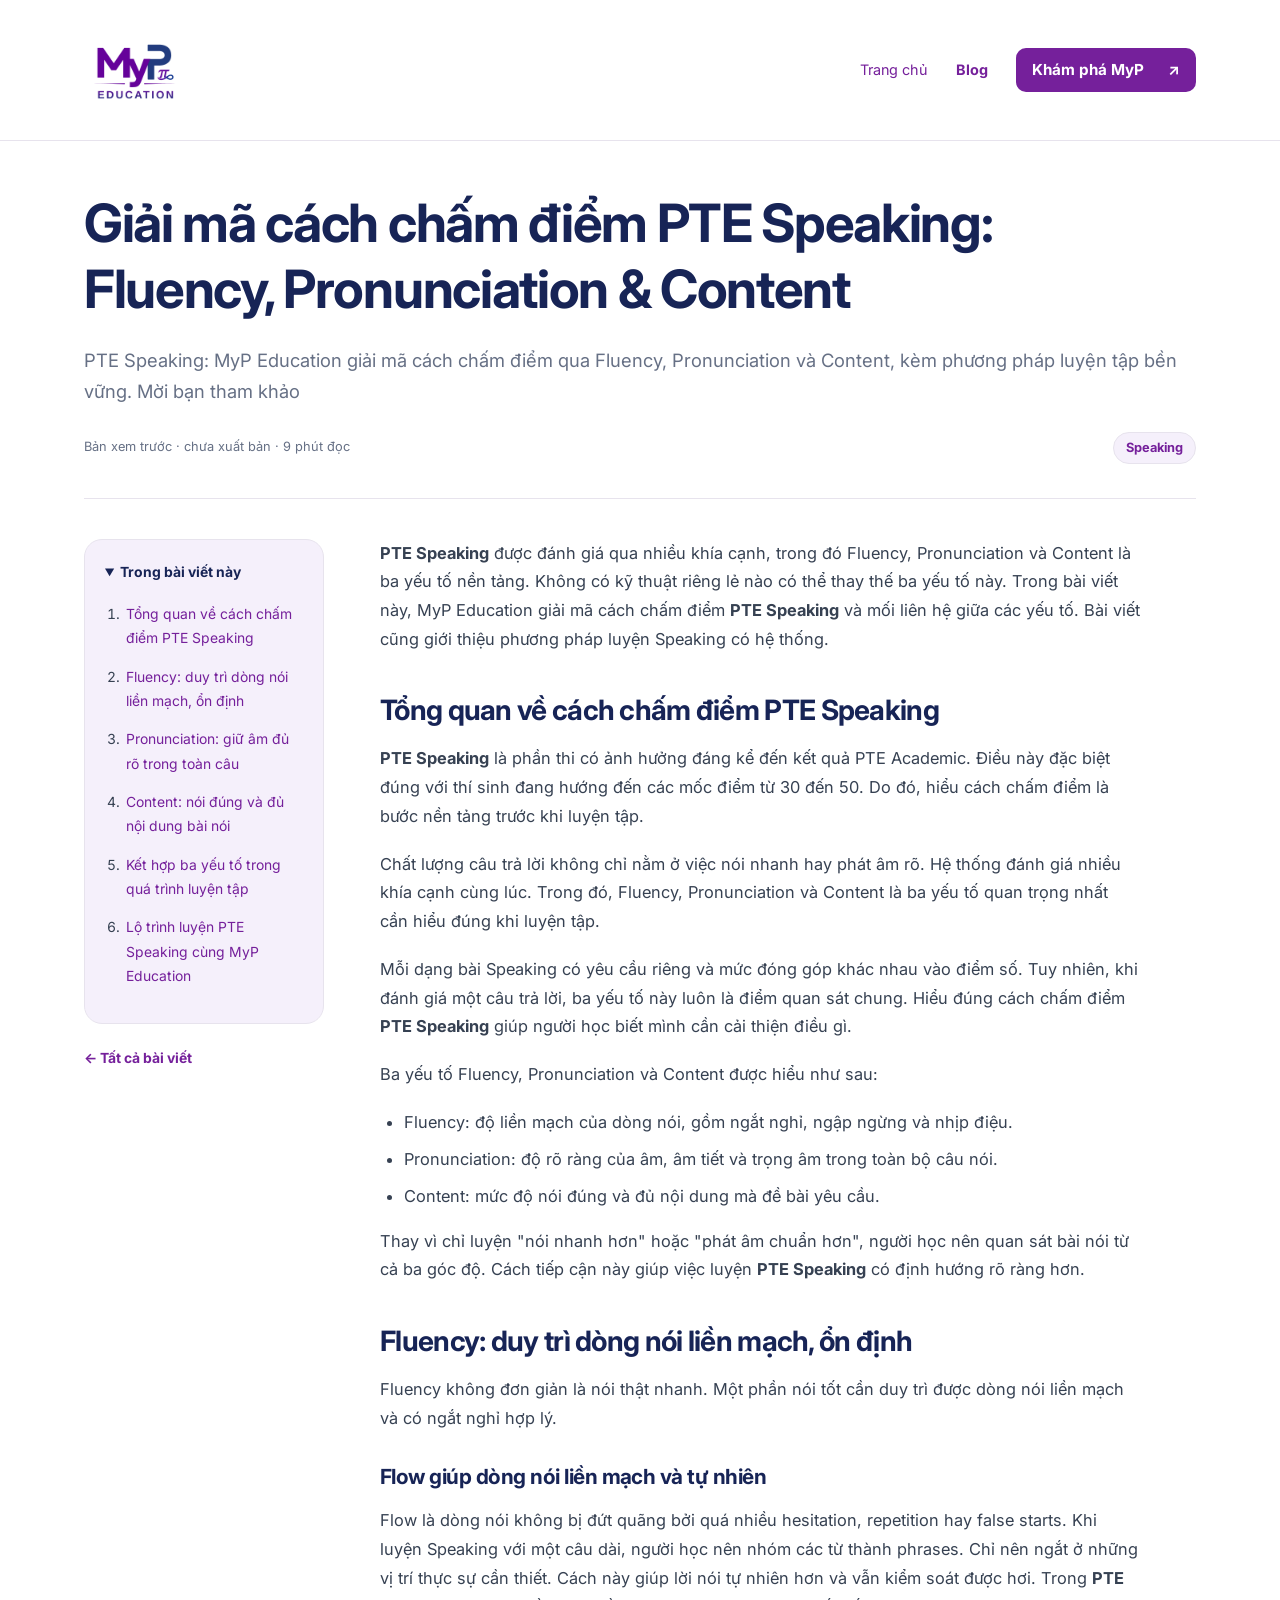
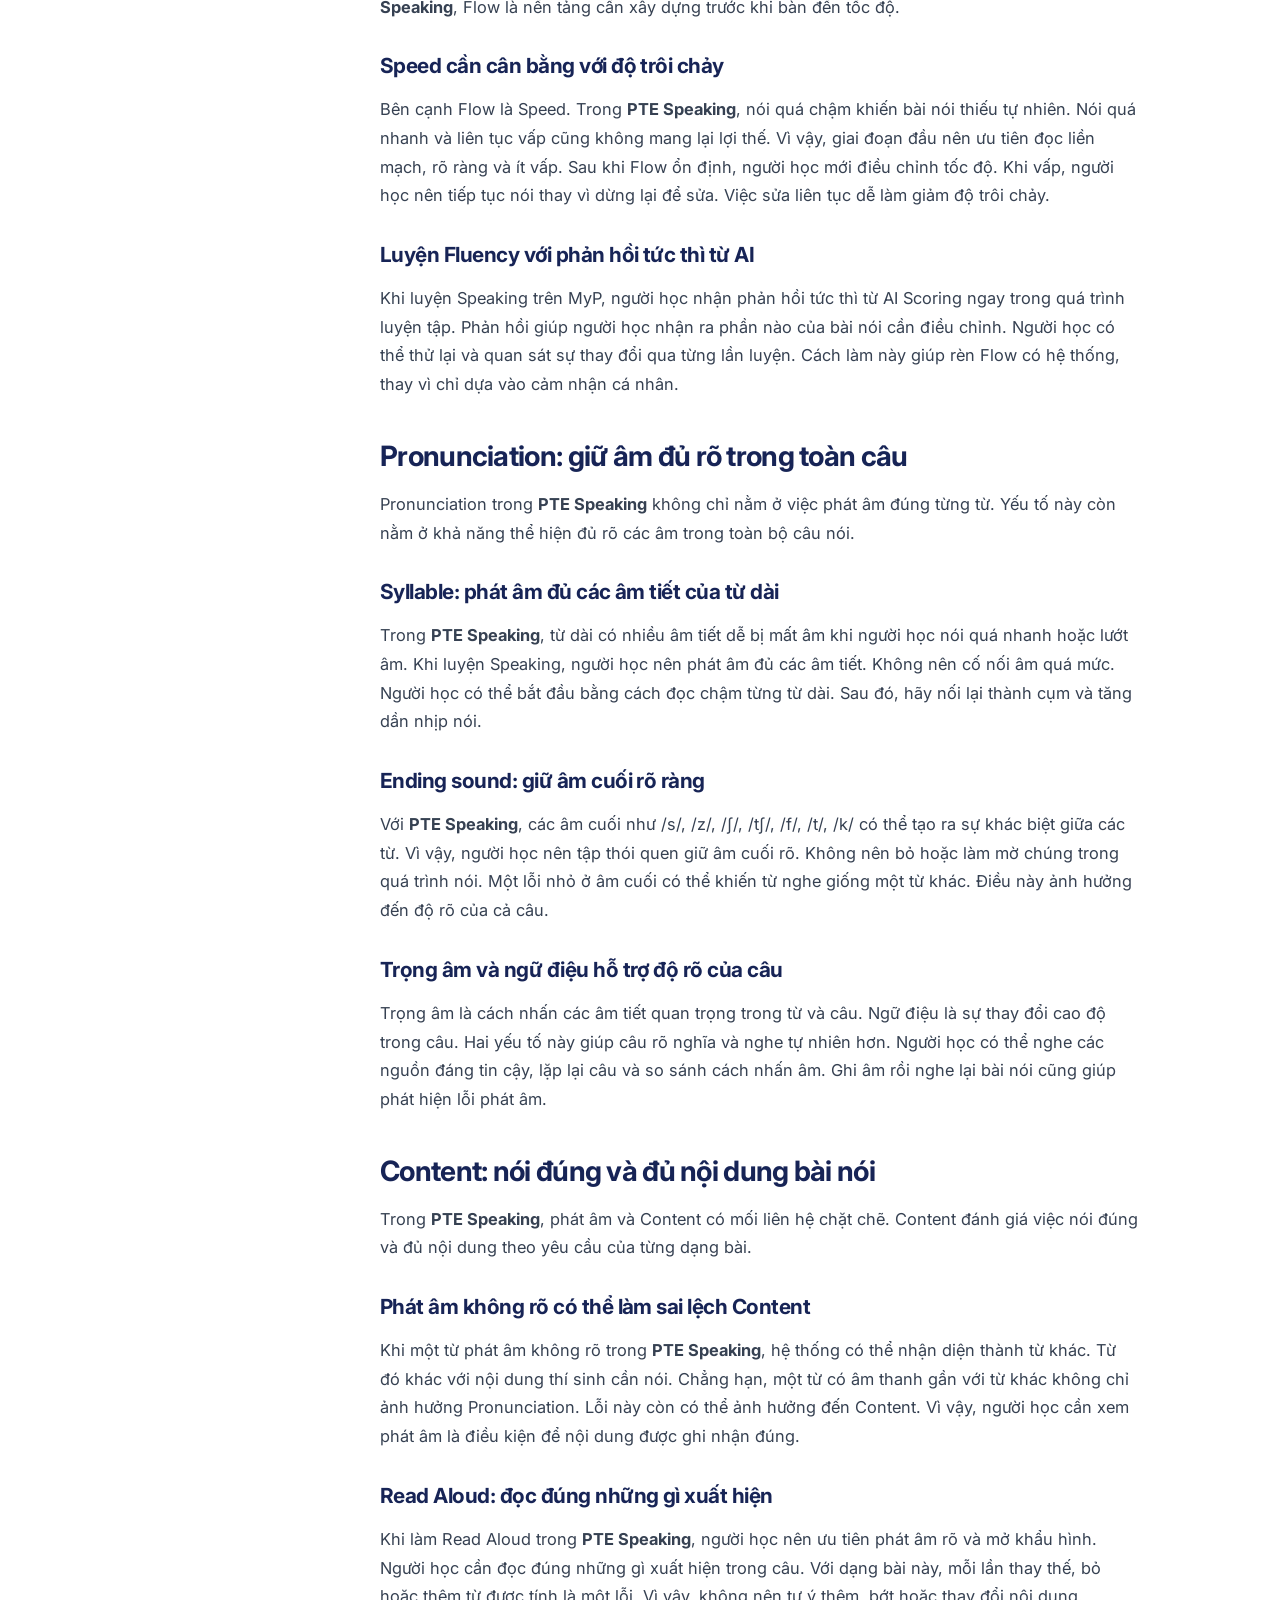
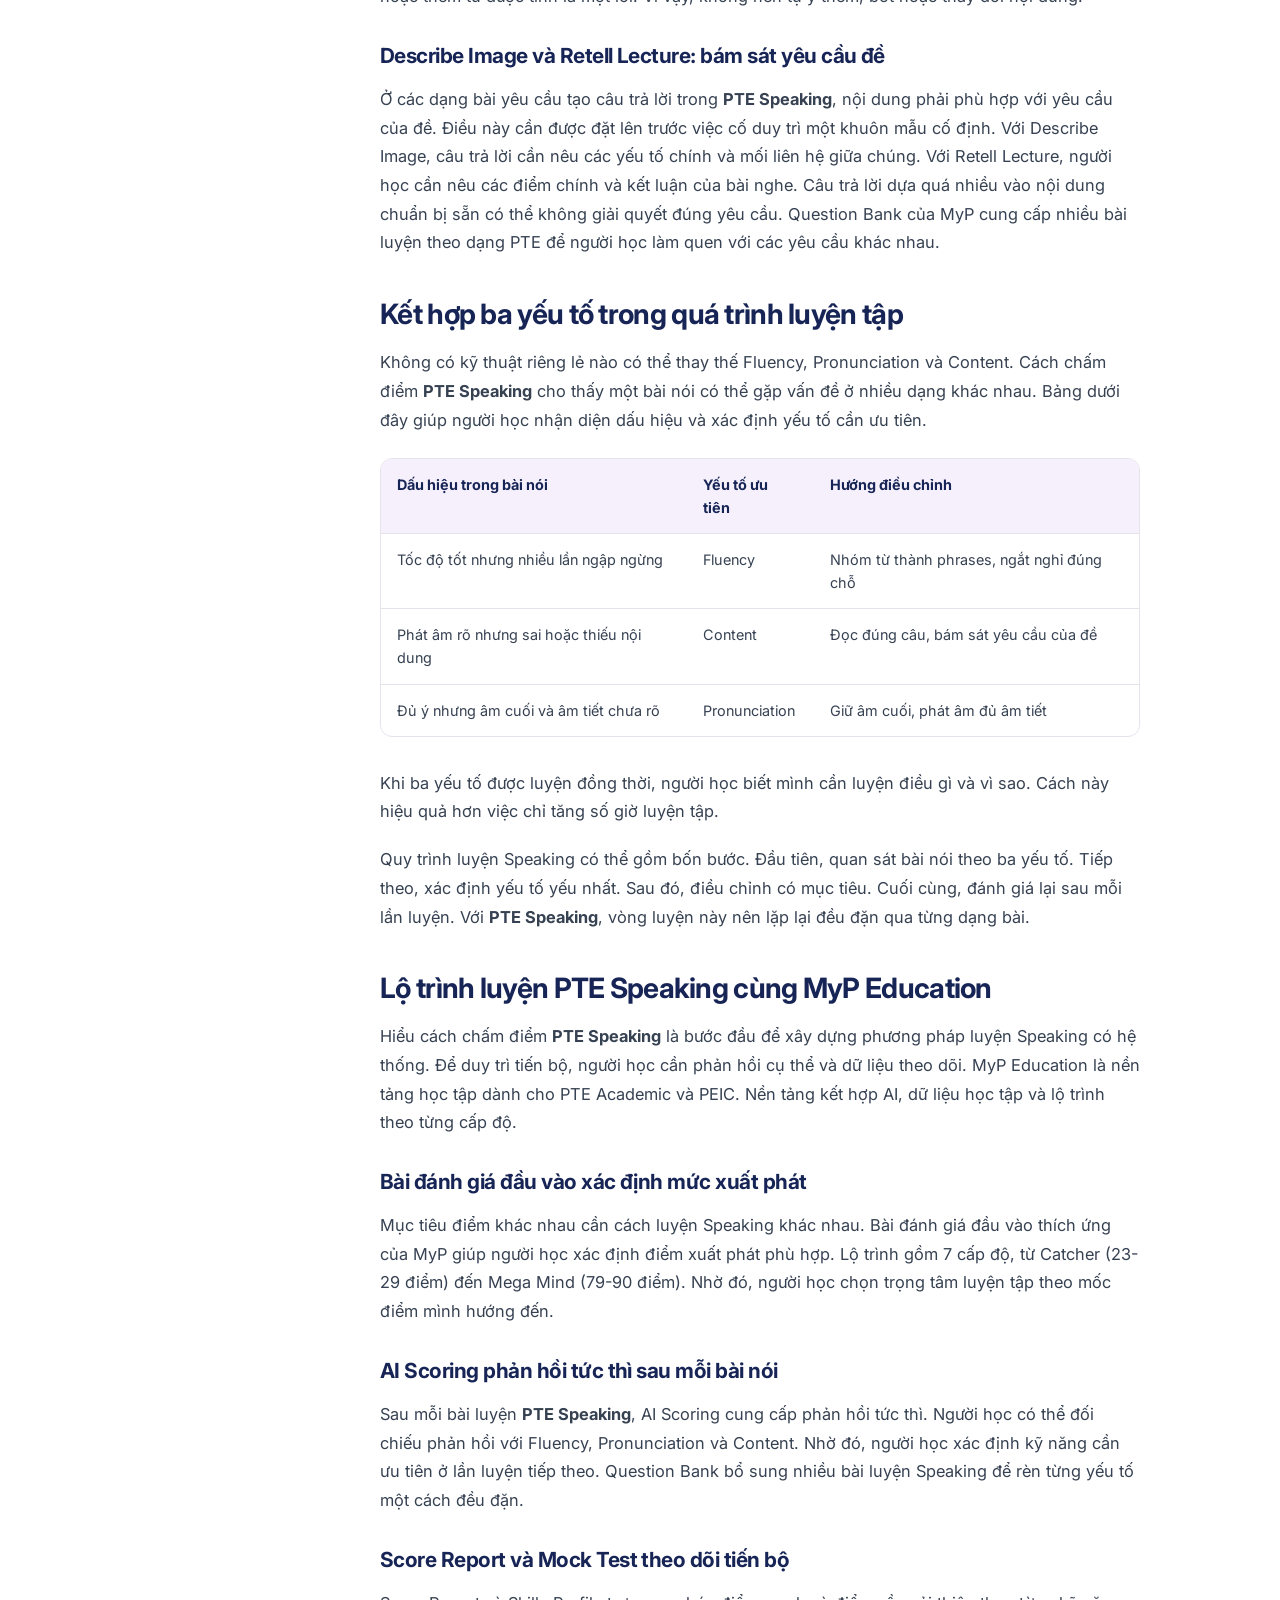
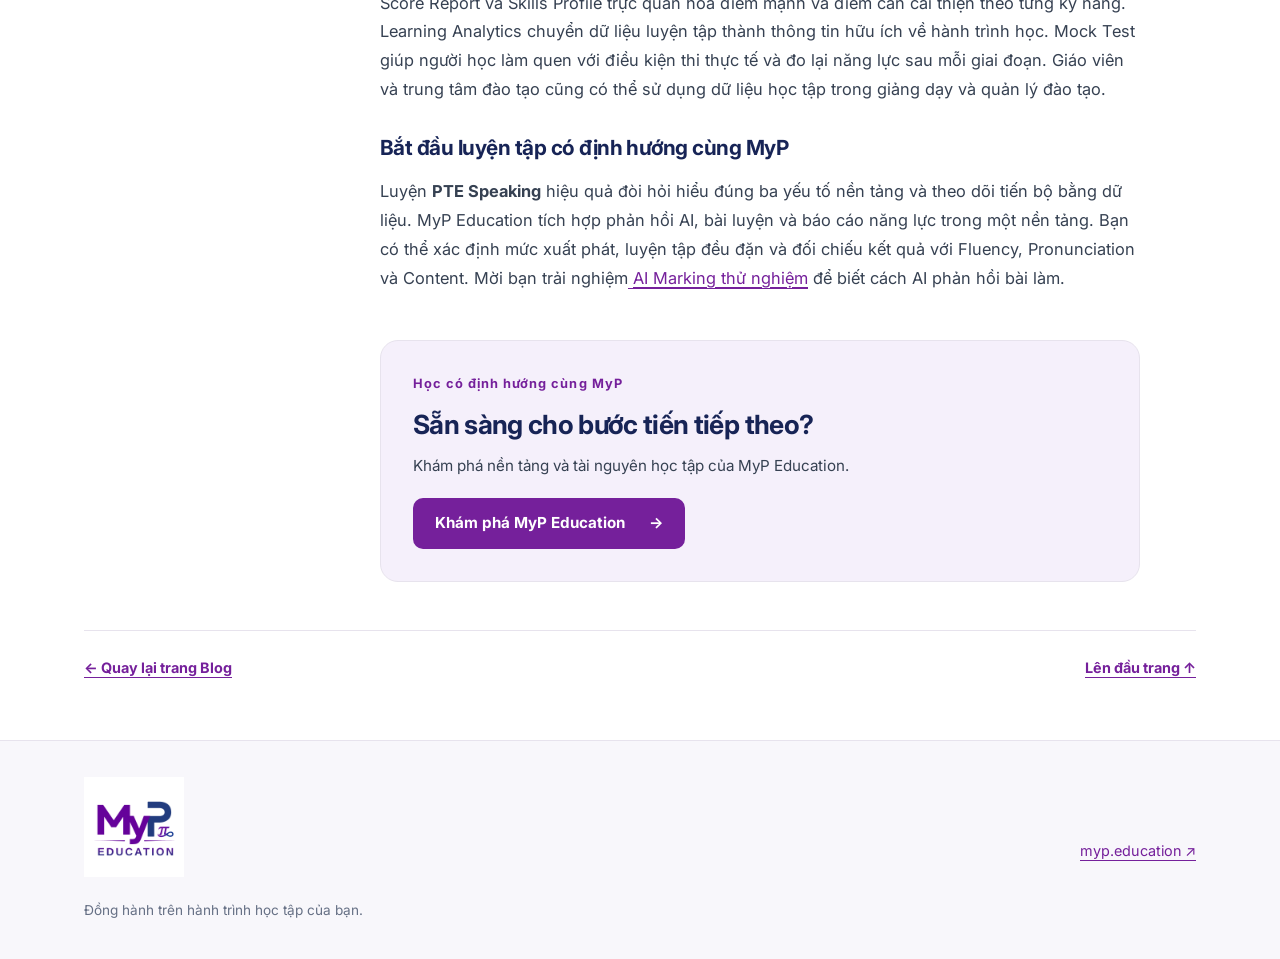
<file: blogs/speaking/speaking-scoring.html>
<!doctype html>
<html lang="vi">
<head>
  <meta charset="utf-8">
  <meta name="viewport" content="width=device-width, initial-scale=1">
  <title>Giải mã cách chấm điểm PTE Speaking: Fluency, Pronunciation &amp; Content | MyP Education</title>
  <meta name="description" content="PTE Speaking: MyP Education giải mã cách chấm điểm qua Fluency, Pronunciation và Content, kèm phương pháp luyện tập bền vững. Mời bạn tham khảo">
  <link rel="icon" type="image/png" href="../assets/images/logo_small.png">
  <link rel="stylesheet" href="../assets/css/blogs.css">
</head>
<body>
<a class="skip-link" href="#main">Đến nội dung chính</a>
<header class="site-header"><div class="header-inner">
  <a class="brand" href="https://myp.education/" aria-label="MyP Education trang chủ"><img src="../assets/images/logo_full.png" alt="MyP Education" width="500" height="500"></a>
  <nav aria-label="Điều hướng chính"><a href="https://myp.education/">Trang chủ</a><a href="../index.html" aria-current="location">Blog</a><a class="button button-small" href="https://myp.education/">Khám phá MyP <span aria-hidden="true">↗</span></a></nav>
</div></header>
<main id="main" class="page-shell">
  <article>
    <header class="article-header"><h1>Giải mã cách chấm điểm PTE Speaking: Fluency, Pronunciation &amp; Content</h1><p class="dek">PTE Speaking: MyP Education giải mã cách chấm điểm qua Fluency, Pronunciation và Content, kèm phương pháp luyện tập bền vững. Mời bạn tham khảo</p><p class="byline"><span><small>Bản xem trước · chưa xuất bản · 9 phút đọc</small></span><a class="category-tag" href="../index.html#speaking">Speaking</a></p></header>
    <div class="article-layout"><aside class="contents" aria-label="Mục lục"><details open><summary>Trong bài viết này</summary><ol><li><a href="#section-492">Tổng quan về cách chấm điểm PTE Speaking</a></li>
<li><a href="#section-501">Fluency: duy trì dòng nói liền mạch, ổn định</a></li>
<li><a href="#section-509">Pronunciation: giữ âm đủ rõ trong toàn câu</a></li>
<li><a href="#section-517">Content: nói đúng và đủ nội dung bài nói</a></li>
<li><a href="#section-525">Kết hợp ba yếu tố trong quá trình luyện tập</a></li>
<li><a href="#section-530">Lộ trình luyện PTE Speaking cùng MyP Education</a></li></ol></details><a class="back-link" href="../index.html">← Tất cả bài viết</a></aside>
    <div class="article-body"><p><strong>PTE Speaking</strong> được đánh giá qua nhiều khía cạnh, trong đó Fluency, Pronunciation và Content là ba yếu tố nền tảng. Không có kỹ thuật riêng lẻ nào có thể thay thế ba yếu tố này. Trong bài viết này, MyP Education giải mã cách chấm điểm <strong>PTE Speaking</strong> và mối liên hệ giữa các yếu tố. Bài viết cũng giới thiệu phương pháp luyện Speaking có hệ thống.</p>
<h2 id="section-492"><strong>Tổng quan về cách chấm điểm PTE Speaking</strong></h2>
<p><strong>PTE Speaking</strong> là phần thi có ảnh hưởng đáng kể đến kết quả PTE Academic. Điều này đặc biệt đúng với thí sinh đang hướng đến các mốc điểm từ 30 đến 50. Do đó, hiểu cách chấm điểm là bước nền tảng trước khi luyện tập.</p>
<p>Chất lượng câu trả lời không chỉ nằm ở việc nói nhanh hay phát âm rõ. Hệ thống đánh giá nhiều khía cạnh cùng lúc. Trong đó, Fluency, Pronunciation và Content là ba yếu tố quan trọng nhất cần hiểu đúng khi luyện tập.</p>
<p>Mỗi dạng bài Speaking có yêu cầu riêng và mức đóng góp khác nhau vào điểm số. Tuy nhiên, khi đánh giá một câu trả lời, ba yếu tố này luôn là điểm quan sát chung. Hiểu đúng cách chấm điểm <strong>PTE Speaking</strong> giúp người học biết mình cần cải thiện điều gì.</p>
<p>Ba yếu tố Fluency, Pronunciation và Content được hiểu như sau:</p>
<ul>
<li>Fluency: độ liền mạch của dòng nói, gồm ngắt nghỉ, ngập ngừng và nhịp điệu.</li>
<li>Pronunciation: độ rõ ràng của âm, âm tiết và trọng âm trong toàn bộ câu nói.</li>
<li>Content: mức độ nói đúng và đủ nội dung mà đề bài yêu cầu.</li>
</ul>
<p>Thay vì chỉ luyện &quot;nói nhanh hơn&quot; hoặc &quot;phát âm chuẩn hơn&quot;, người học nên quan sát bài nói từ cả ba góc độ. Cách tiếp cận này giúp việc luyện <strong>PTE Speaking</strong> có định hướng rõ ràng hơn.</p>
<h2 id="section-501"><strong>Fluency: duy trì dòng nói liền mạch, ổn định</strong></h2>
<p>Fluency không đơn giản là nói thật nhanh. Một phần nói tốt cần duy trì được dòng nói liền mạch và có ngắt nghỉ hợp lý.</p>
<h3 id="section-503"><strong>Flow giúp dòng nói liền mạch và tự nhiên</strong></h3>
<p>Flow là dòng nói không bị đứt quãng bởi quá nhiều hesitation, repetition hay false starts. Khi luyện Speaking với một câu dài, người học nên nhóm các từ thành phrases. Chỉ nên ngắt ở những vị trí thực sự cần thiết. Cách này giúp lời nói tự nhiên hơn và vẫn kiểm soát được hơi. Trong <strong>PTE Speaking</strong>, Flow là nền tảng cần xây dựng trước khi bàn đến tốc độ.</p>
<h3 id="section-505"><strong>Speed cần cân bằng với độ trôi chảy</strong></h3>
<p>Bên cạnh Flow là Speed. Trong <strong>PTE Speaking</strong>, nói quá chậm khiến bài nói thiếu tự nhiên. Nói quá nhanh và liên tục vấp cũng không mang lại lợi thế. Vì vậy, giai đoạn đầu nên ưu tiên đọc liền mạch, rõ ràng và ít vấp. Sau khi Flow ổn định, người học mới điều chỉnh tốc độ. Khi vấp, người học nên tiếp tục nói thay vì dừng lại để sửa. Việc sửa liên tục dễ làm giảm độ trôi chảy.</p>
<h3 id="section-507"><strong>Luyện Fluency với phản hồi tức thì từ AI</strong></h3>
<p>Khi luyện Speaking trên MyP, người học nhận phản hồi tức thì từ AI Scoring ngay trong quá trình luyện tập. Phản hồi giúp người học nhận ra phần nào của bài nói cần điều chỉnh. Người học có thể thử lại và quan sát sự thay đổi qua từng lần luyện. Cách làm này giúp rèn Flow có hệ thống, thay vì chỉ dựa vào cảm nhận cá nhân.</p>
<h2 id="section-509"><strong>Pronunciation: giữ âm đủ rõ trong toàn câu</strong></h2>
<p>Pronunciation trong <strong>PTE Speaking</strong> không chỉ nằm ở việc phát âm đúng từng từ. Yếu tố này còn nằm ở khả năng thể hiện đủ rõ các âm trong toàn bộ câu nói.</p>
<h3 id="section-511"><strong>Syllable: phát âm đủ các âm tiết của từ dài</strong></h3>
<p>Trong <strong>PTE Speaking</strong>, từ dài có nhiều âm tiết dễ bị mất âm khi người học nói quá nhanh hoặc lướt âm. Khi luyện Speaking, người học nên phát âm đủ các âm tiết. Không nên cố nối âm quá mức. Người học có thể bắt đầu bằng cách đọc chậm từng từ dài. Sau đó, hãy nối lại thành cụm và tăng dần nhịp nói.</p>
<h3 id="section-513"><strong>Ending sound: giữ âm cuối rõ ràng</strong></h3>
<p>Với <strong>PTE Speaking</strong>, các âm cuối như /s/, /z/, /ʃ/, /tʃ/, /f/, /t/, /k/ có thể tạo ra sự khác biệt giữa các từ. Vì vậy, người học nên tập thói quen giữ âm cuối rõ. Không nên bỏ hoặc làm mờ chúng trong quá trình nói. Một lỗi nhỏ ở âm cuối có thể khiến từ nghe giống một từ khác. Điều này ảnh hưởng đến độ rõ của cả câu.</p>
<h3 id="section-515"><strong>Trọng âm và ngữ điệu hỗ trợ độ rõ của câu</strong></h3>
<p>Trọng âm là cách nhấn các âm tiết quan trọng trong từ và câu. Ngữ điệu là sự thay đổi cao độ trong câu. Hai yếu tố này giúp câu rõ nghĩa và nghe tự nhiên hơn. Người học có thể nghe các nguồn đáng tin cậy, lặp lại câu và so sánh cách nhấn âm. Ghi âm rồi nghe lại bài nói cũng giúp phát hiện lỗi phát âm.</p>
<h2 id="section-517"><strong>Content: nói đúng và đủ nội dung bài nói</strong></h2>
<p>Trong <strong>PTE Speaking</strong>, phát âm và Content có mối liên hệ chặt chẽ. Content đánh giá việc nói đúng và đủ nội dung theo yêu cầu của từng dạng bài.</p>
<h3 id="section-519"><strong>Phát âm không rõ có thể làm sai lệch Content</strong></h3>
<p>Khi một từ phát âm không rõ trong <strong>PTE Speaking</strong>, hệ thống có thể nhận diện thành từ khác. Từ đó khác với nội dung thí sinh cần nói. Chẳng hạn, một từ có âm thanh gần với từ khác không chỉ ảnh hưởng Pronunciation. Lỗi này còn có thể ảnh hưởng đến Content. Vì vậy, người học cần xem phát âm là điều kiện để nội dung được ghi nhận đúng.</p>
<h3 id="section-521"><strong>Read Aloud: đọc đúng những gì xuất hiện</strong></h3>
<p>Khi làm Read Aloud trong <strong>PTE Speaking</strong>, người học nên ưu tiên phát âm rõ và mở khẩu hình. Người học cần đọc đúng những gì xuất hiện trong câu. Với dạng bài này, mỗi lần thay thế, bỏ hoặc thêm từ được tính là một lỗi. Vì vậy, không nên tự ý thêm, bớt hoặc thay đổi nội dung.</p>
<h3 id="section-523"><strong>Describe Image và Retell Lecture: bám sát yêu cầu đề</strong></h3>
<p>Ở các dạng bài yêu cầu tạo câu trả lời trong <strong>PTE Speaking</strong>, nội dung phải phù hợp với yêu cầu của đề. Điều này cần được đặt lên trước việc cố duy trì một khuôn mẫu cố định. Với Describe Image, câu trả lời cần nêu các yếu tố chính và mối liên hệ giữa chúng. Với Retell Lecture, người học cần nêu các điểm chính và kết luận của bài nghe. Câu trả lời dựa quá nhiều vào nội dung chuẩn bị sẵn có thể không giải quyết đúng yêu cầu. Question Bank của MyP cung cấp nhiều bài luyện theo dạng PTE để người học làm quen với các yêu cầu khác nhau.</p>
<h2 id="section-525"><strong>Kết hợp ba yếu tố trong quá trình luyện tập</strong></h2>
<p>Không có kỹ thuật riêng lẻ nào có thể thay thế Fluency, Pronunciation và Content. Cách chấm điểm <strong>PTE Speaking</strong> cho thấy một bài nói có thể gặp vấn đề ở nhiều dạng khác nhau. Bảng dưới đây giúp người học nhận diện dấu hiệu và xác định yếu tố cần ưu tiên.</p>
<div class="table-scroll" tabindex="0" role="region" aria-label="Bảng 1"><table><thead><tr><th scope="col"><p><strong>Dấu hiệu trong bài nói</strong></p></th><th scope="col"><p><strong>Yếu tố ưu tiên</strong></p></th><th scope="col"><p><strong>Hướng điều chỉnh</strong></p></th></tr></thead><tbody><tr><td><p>Tốc độ tốt nhưng nhiều lần ngập ngừng</p></td><td><p>Fluency</p></td><td><p>Nhóm từ thành phrases, ngắt nghỉ đúng chỗ</p></td></tr><tr><td><p>Phát âm rõ nhưng sai hoặc thiếu nội dung</p></td><td><p>Content</p></td><td><p>Đọc đúng câu, bám sát yêu cầu của đề</p></td></tr><tr><td><p>Đủ ý nhưng âm cuối và âm tiết chưa rõ</p></td><td><p>Pronunciation</p></td><td><p>Giữ âm cuối, phát âm đủ âm tiết</p></td></tr></tbody></table></div>
<p>Khi ba yếu tố được luyện đồng thời, người học biết mình cần luyện điều gì và vì sao. Cách này hiệu quả hơn việc chỉ tăng số giờ luyện tập.</p>
<p>Quy trình luyện Speaking có thể gồm bốn bước. Đầu tiên, quan sát bài nói theo ba yếu tố. Tiếp theo, xác định yếu tố yếu nhất. Sau đó, điều chỉnh có mục tiêu. Cuối cùng, đánh giá lại sau mỗi lần luyện. Với <strong>PTE Speaking</strong>, vòng luyện này nên lặp lại đều đặn qua từng dạng bài.</p>
<h2 id="section-530"><strong>Lộ trình luyện PTE Speaking cùng MyP Education</strong></h2>
<p>Hiểu cách chấm điểm <strong>PTE Speaking</strong> là bước đầu để xây dựng phương pháp luyện Speaking có hệ thống. Để duy trì tiến bộ, người học cần phản hồi cụ thể và dữ liệu theo dõi. MyP Education là nền tảng học tập dành cho PTE Academic và PEIC. Nền tảng kết hợp AI, dữ liệu học tập và lộ trình theo từng cấp độ.</p>
<h3 id="section-532"><strong>Bài đánh giá đầu vào xác định mức xuất phát</strong></h3>
<p>Mục tiêu điểm khác nhau cần cách luyện Speaking khác nhau. Bài đánh giá đầu vào thích ứng của MyP giúp người học xác định điểm xuất phát phù hợp. Lộ trình gồm 7 cấp độ, từ Catcher (23-29 điểm) đến Mega Mind (79-90 điểm). Nhờ đó, người học chọn trọng tâm luyện tập theo mốc điểm mình hướng đến.</p>
<h3 id="section-534"><strong>AI Scoring phản hồi tức thì sau mỗi bài nói</strong></h3>
<p>Sau mỗi bài luyện <strong>PTE Speaking</strong>, AI Scoring cung cấp phản hồi tức thì. Người học có thể đối chiếu phản hồi với Fluency, Pronunciation và Content. Nhờ đó, người học xác định kỹ năng cần ưu tiên ở lần luyện tiếp theo. Question Bank bổ sung nhiều bài luyện Speaking để rèn từng yếu tố một cách đều đặn.</p>
<h3 id="section-536"><strong>Score Report và Mock Test theo dõi tiến bộ</strong></h3>
<p>Score Report và Skills Profile trực quan hóa điểm mạnh và điểm cần cải thiện theo từng kỹ năng. Learning Analytics chuyển dữ liệu luyện tập thành thông tin hữu ích về hành trình học. Mock Test giúp người học làm quen với điều kiện thi thực tế và đo lại năng lực sau mỗi giai đoạn. Giáo viên và trung tâm đào tạo cũng có thể sử dụng dữ liệu học tập trong giảng dạy và quản lý đào tạo.</p>
<h3 id="section-538"><strong>Bắt đầu luyện tập có định hướng cùng MyP</strong></h3>
<p>Luyện <strong>PTE Speaking</strong> hiệu quả đòi hỏi hiểu đúng ba yếu tố nền tảng và theo dõi tiến bộ bằng dữ liệu. MyP Education tích hợp phản hồi AI, bài luyện và báo cáo năng lực trong một nền tảng. Bạn có thể xác định mức xuất phát, luyện tập đều đặn và đối chiếu kết quả với Fluency, Pronunciation và Content. Mời bạn trải nghiệm<a href="https://myp.education/course/view.php?id=21"> </a><a href="https://myp.education/course/view.php?id=21"><span class="source-underline">AI Marking thử nghiệm</span></a> để biết cách AI phản hồi bài làm.</p>
      <aside class="cta"><p class="eyebrow">Học có định hướng cùng MyP</p><h2>Sẵn sàng cho bước tiến tiếp theo?</h2><p>Khám phá nền tảng và tài nguyên học tập của MyP Education.</p><a class="button" href="https://myp.education/">Khám phá MyP Education <span aria-hidden="true">→</span></a></aside>
    </div></div>
  </article>
  <!-- Insert related cards only for existing published URLs. Never invent links. -->
  <div class="article-end"><a href="../index.html">← Quay lại trang Blog</a><a href="#main">Lên đầu trang ↑</a></div>
</main>
<footer class="site-footer"><div><a class="brand" href="https://myp.education/"><img src="../assets/images/logo_full.png" alt="MyP Education" width="500" height="500"></a><p>Đồng hành trên hành trình học tập của bạn.</p></div><a href="https://myp.education/">myp.education ↗</a></footer>
</body>
</html>
</file>
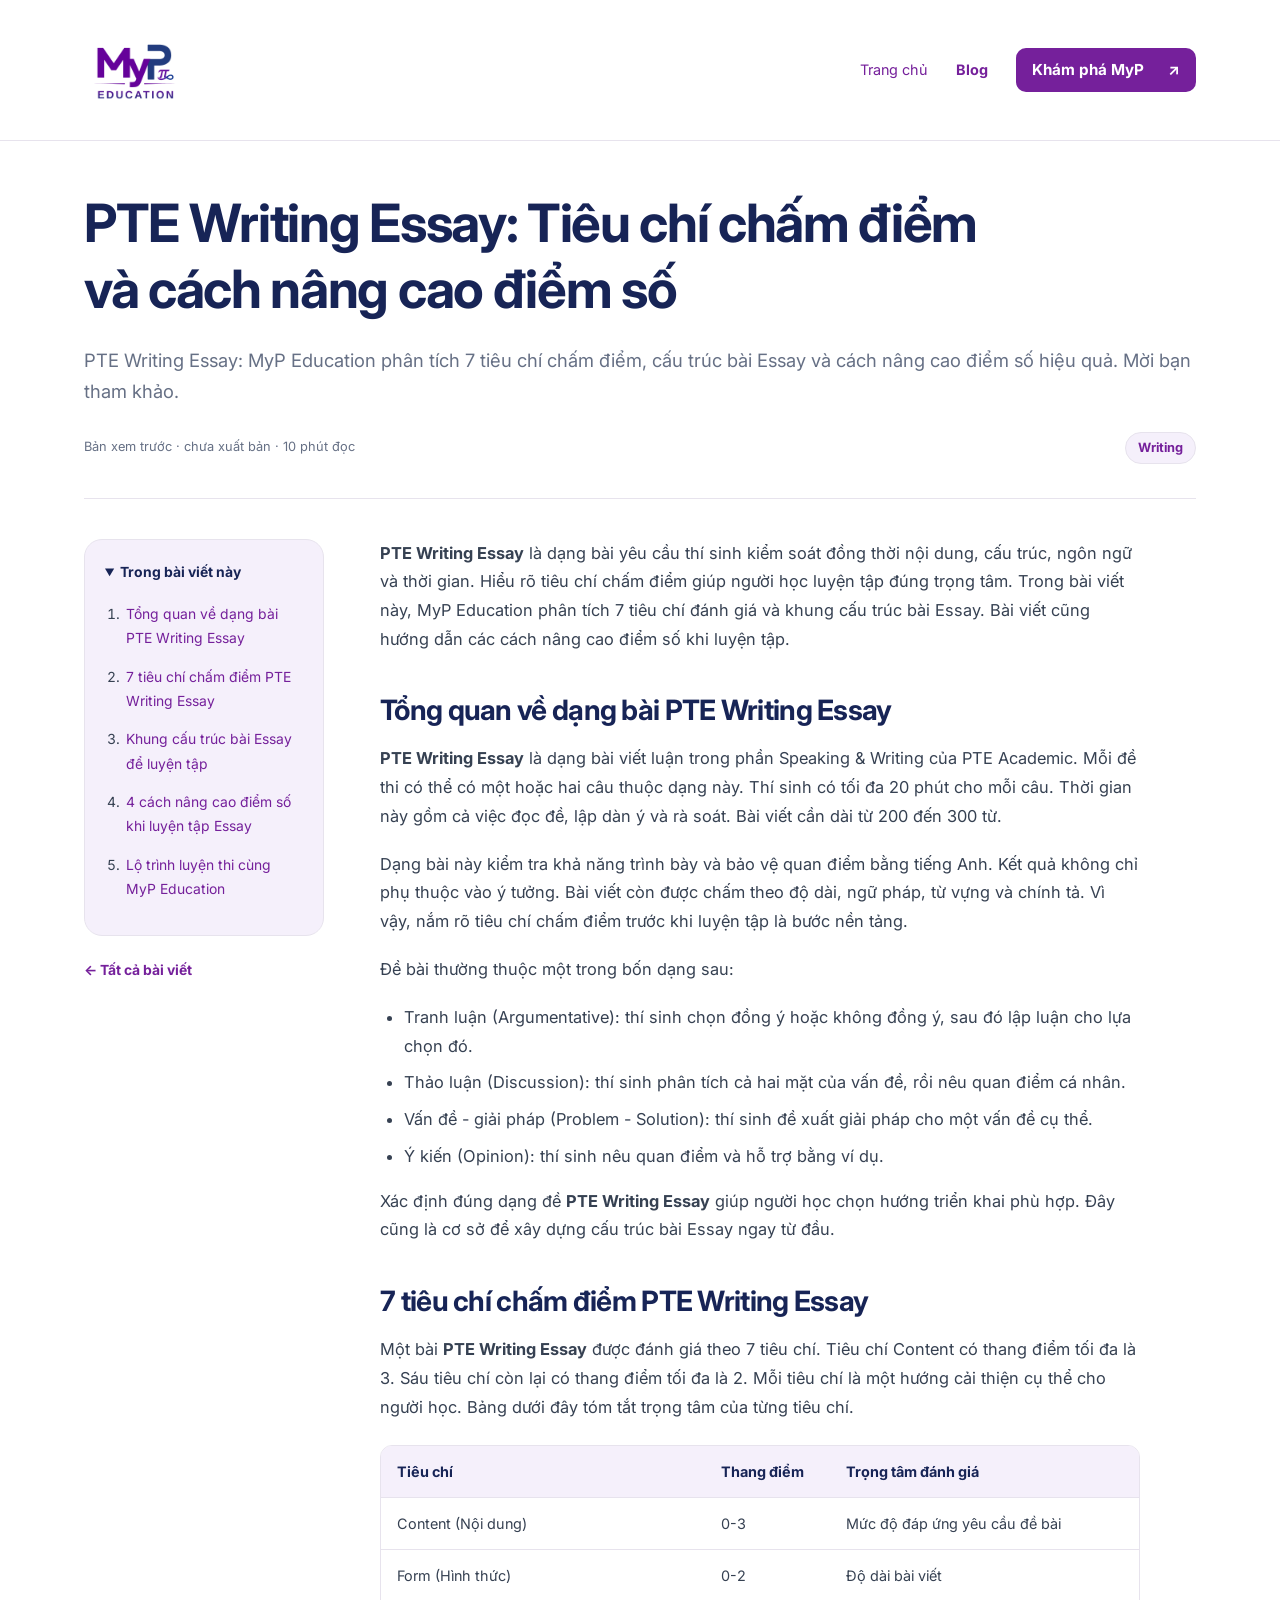
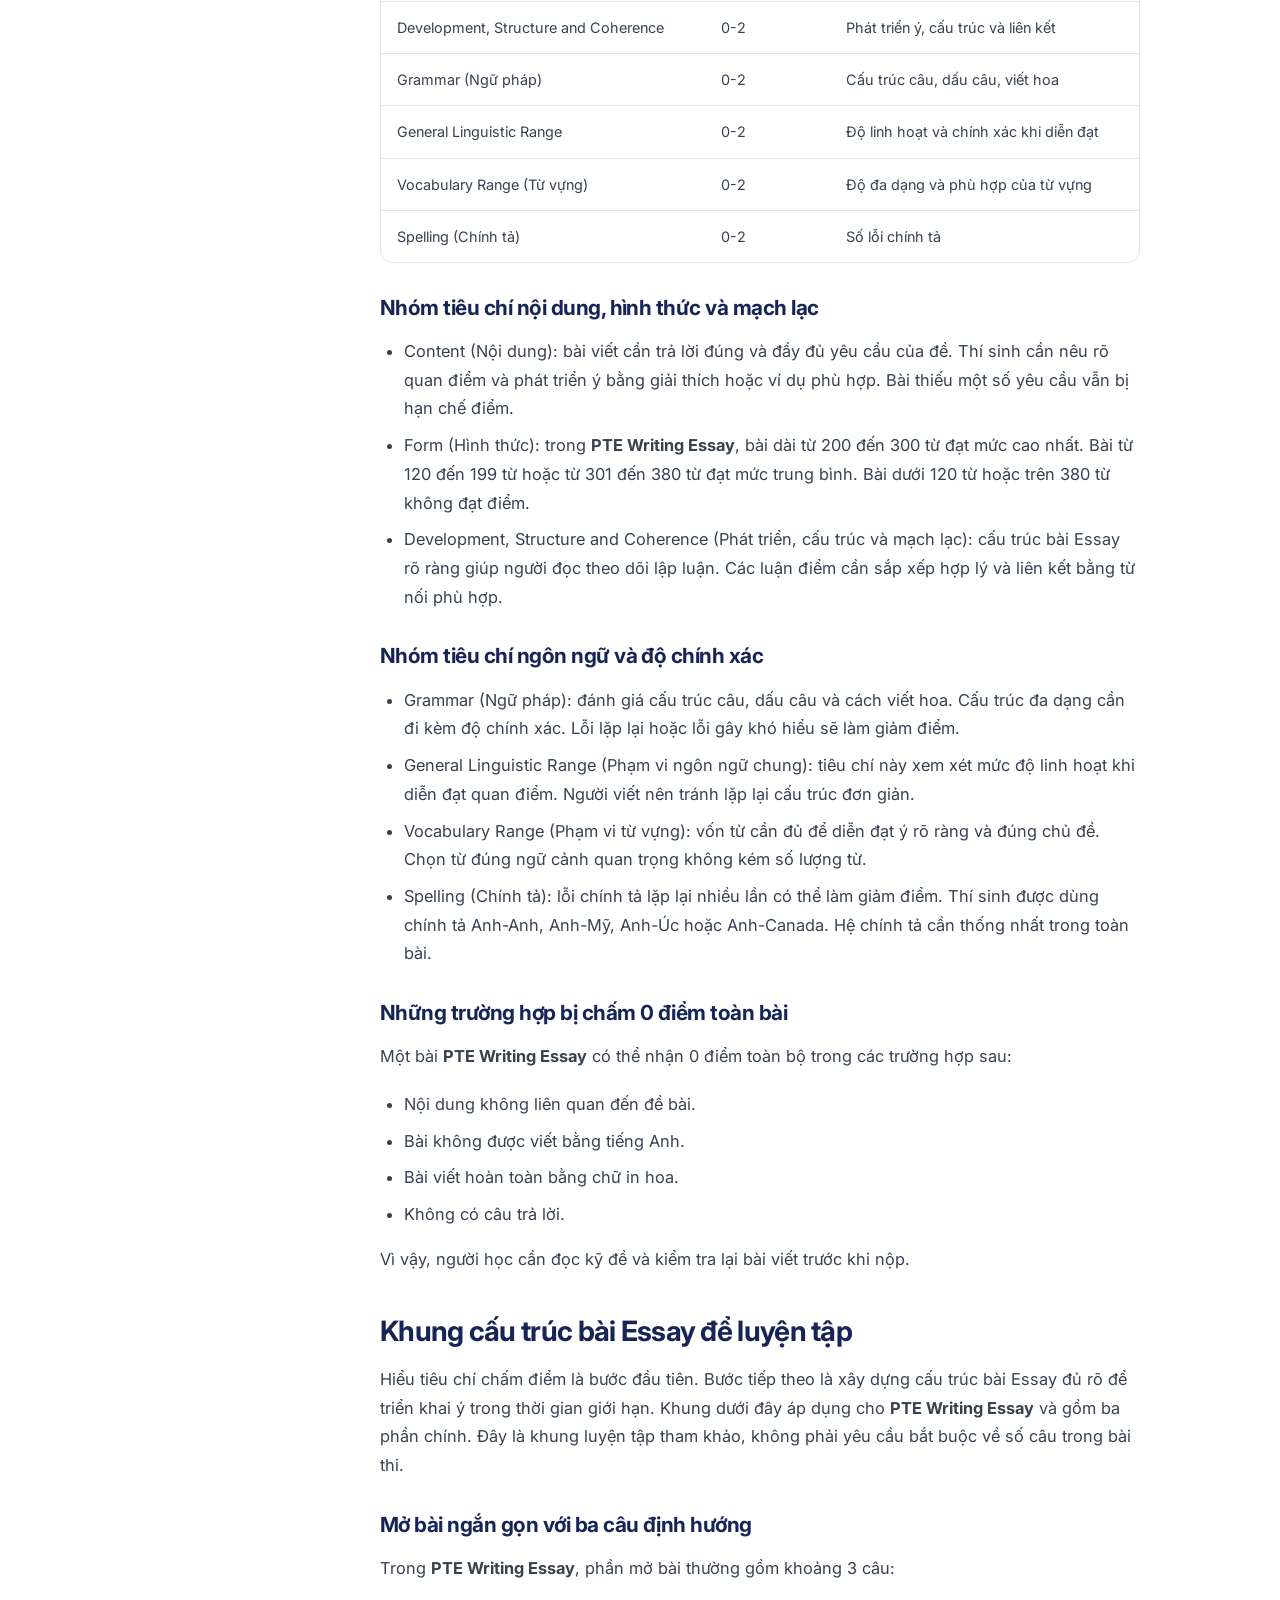
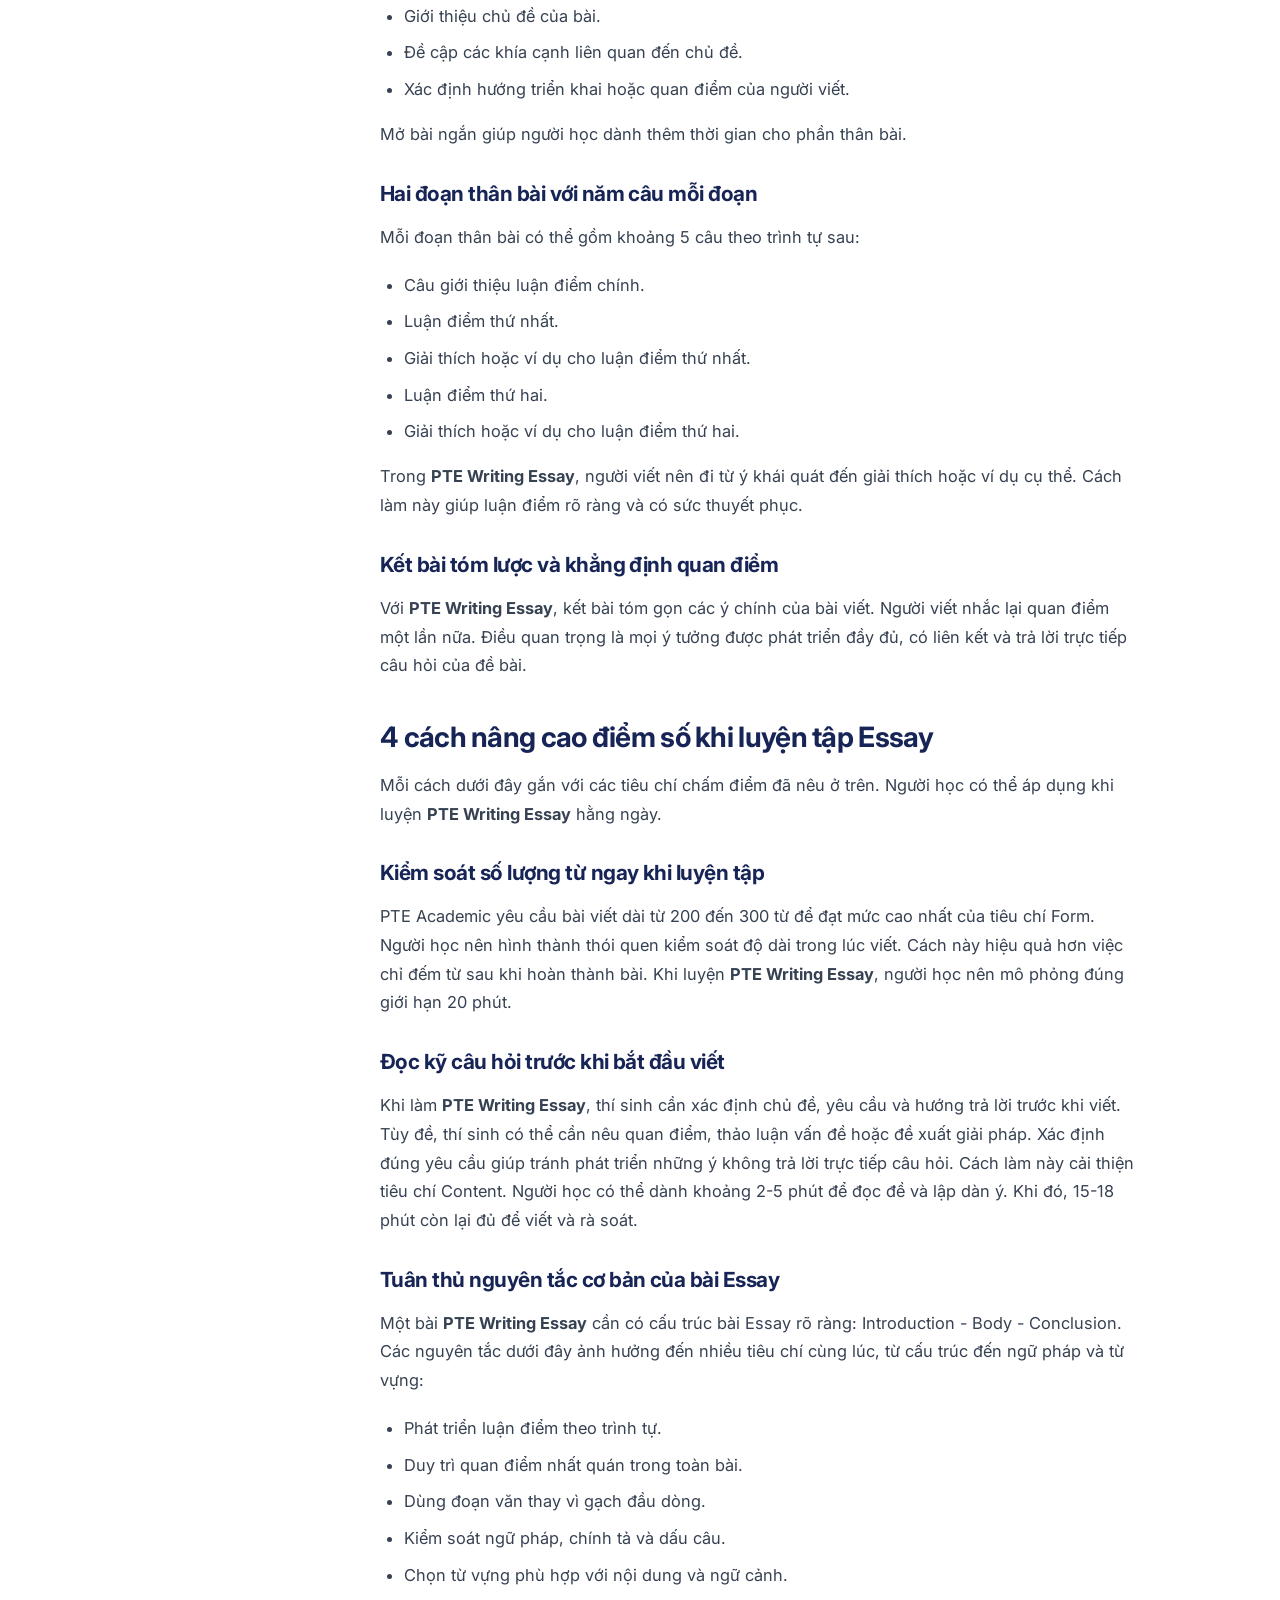
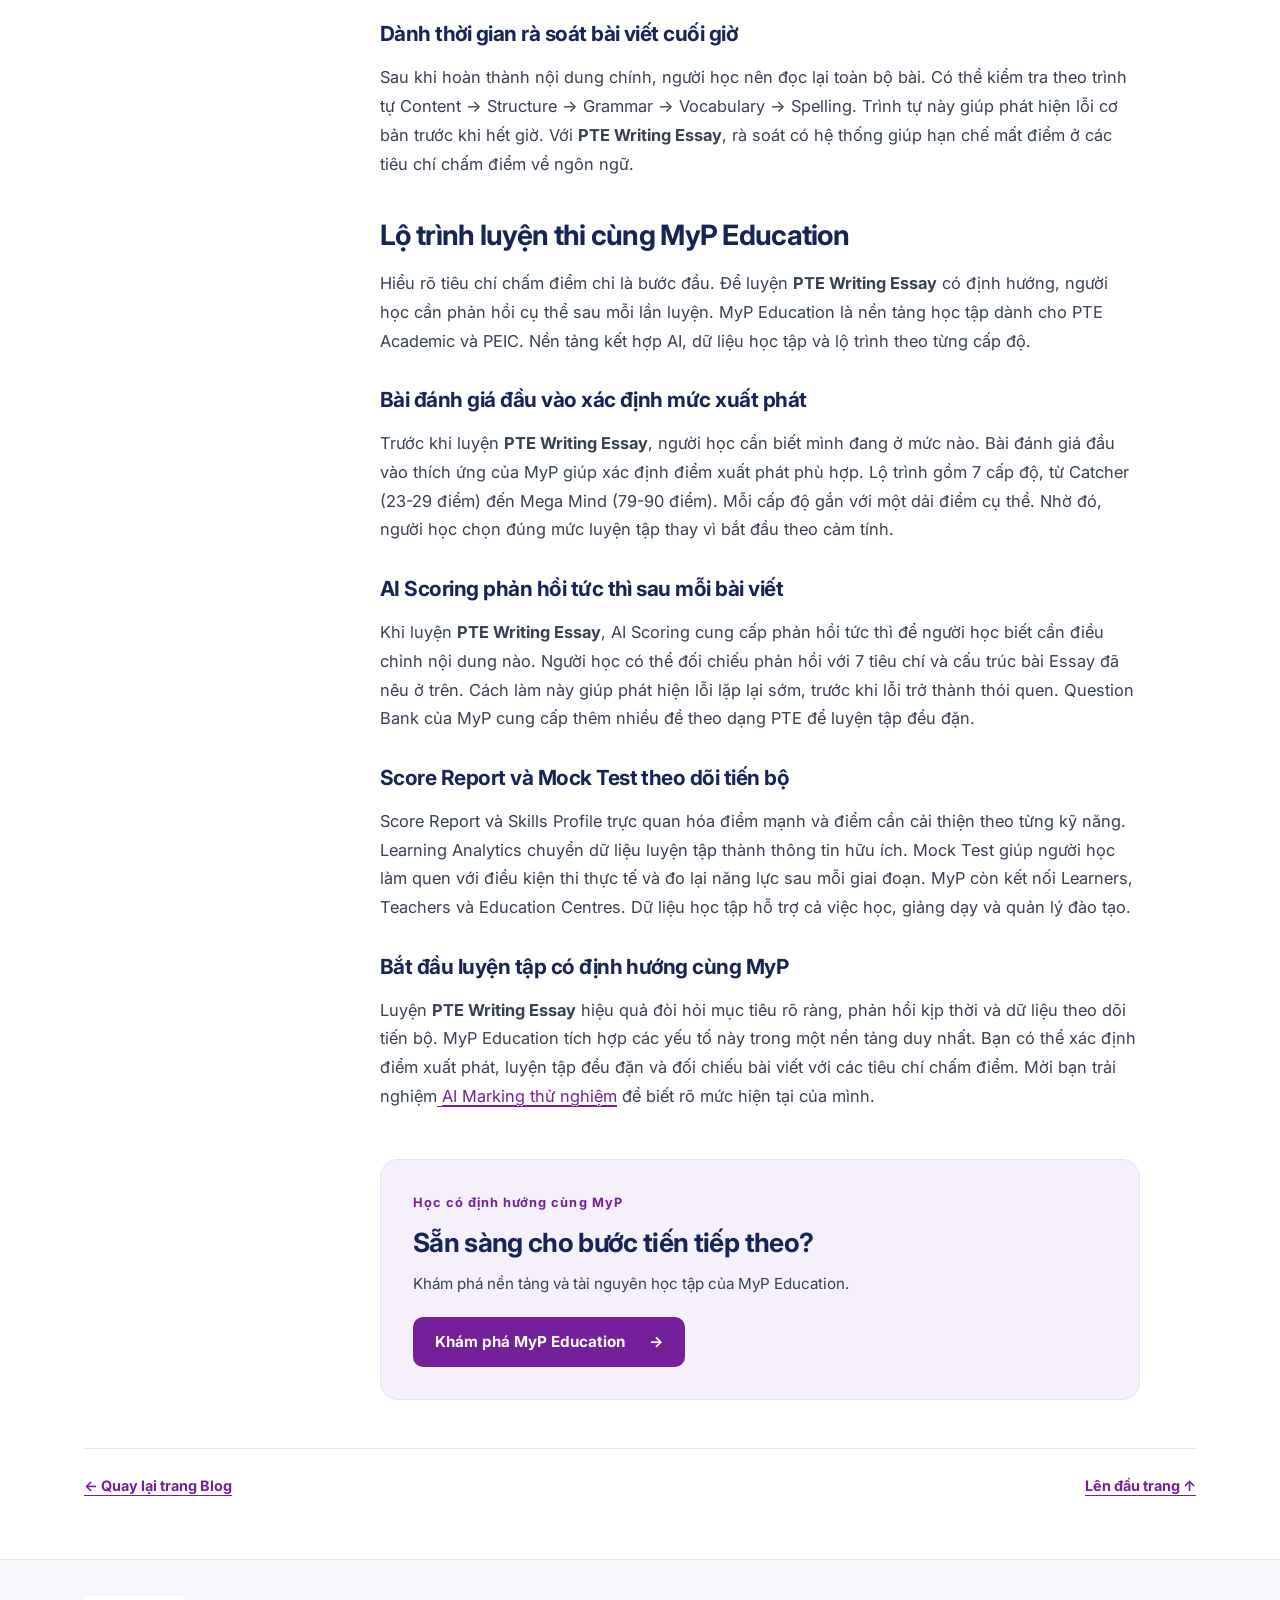
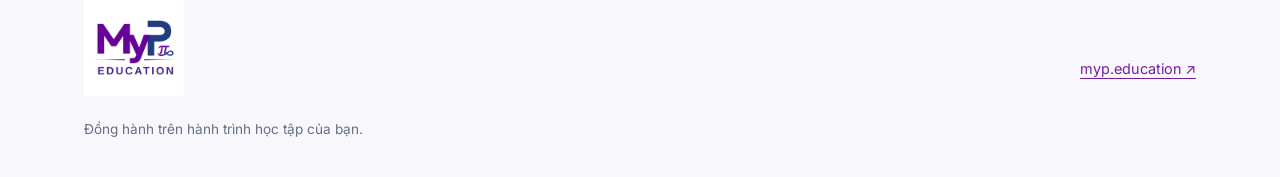
<file: blogs/writing/essay-scoring.html>
<!doctype html>
<html lang="vi">
<head>
  <meta charset="utf-8">
  <meta name="viewport" content="width=device-width, initial-scale=1">
  <title>PTE Writing Essay: Tiêu chí chấm điểm và cách nâng cao điểm số | MyP Education</title>
  <meta name="description" content="PTE Writing Essay: MyP Education phân tích 7 tiêu chí chấm điểm, cấu trúc bài Essay và cách nâng cao điểm số hiệu quả. Mời bạn tham khảo.">
  <link rel="icon" type="image/png" href="../assets/images/logo_small.png">
  <link rel="stylesheet" href="../assets/css/blogs.css">
</head>
<body>
<a class="skip-link" href="#main">Đến nội dung chính</a>
<header class="site-header"><div class="header-inner">
  <a class="brand" href="https://myp.education/" aria-label="MyP Education trang chủ"><img src="../assets/images/logo_full.png" alt="MyP Education" width="500" height="500"></a>
  <nav aria-label="Điều hướng chính"><a href="https://myp.education/">Trang chủ</a><a href="../index.html" aria-current="location">Blog</a><a class="button button-small" href="https://myp.education/">Khám phá MyP <span aria-hidden="true">↗</span></a></nav>
</div></header>
<main id="main" class="page-shell">
  <article>
    <header class="article-header"><h1>PTE Writing Essay: Tiêu chí chấm điểm và cách nâng cao điểm số</h1><p class="dek">PTE Writing Essay: MyP Education phân tích 7 tiêu chí chấm điểm, cấu trúc bài Essay và cách nâng cao điểm số hiệu quả. Mời bạn tham khảo.</p><p class="byline"><span><small>Bản xem trước · chưa xuất bản · 10 phút đọc</small></span><a class="category-tag" href="../index.html#writing">Writing</a></p></header>
    <div class="article-layout"><aside class="contents" aria-label="Mục lục"><details open><summary>Trong bài viết này</summary><ol><li><a href="#section-308">Tổng quan về dạng bài PTE Writing Essay</a></li>
<li><a href="#section-317">7 tiêu chí chấm điểm PTE Writing Essay</a></li>
<li><a href="#section-336">Khung cấu trúc bài Essay để luyện tập</a></li>
<li><a href="#section-354">4 cách nâng cao điểm số khi luyện tập Essay</a></li>
<li><a href="#section-369">Lộ trình luyện thi cùng MyP Education</a></li></ol></details><a class="back-link" href="../index.html">← Tất cả bài viết</a></aside>
    <div class="article-body"><p><strong>PTE Writing Essay</strong> là dạng bài yêu cầu thí sinh kiểm soát đồng thời nội dung, cấu trúc, ngôn ngữ và thời gian. Hiểu rõ tiêu chí chấm điểm giúp người học luyện tập đúng trọng tâm. Trong bài viết này, MyP Education phân tích 7 tiêu chí đánh giá và khung cấu trúc bài Essay. Bài viết cũng hướng dẫn các cách nâng cao điểm số khi luyện tập.</p>
<h2 id="section-308"><strong>Tổng quan về dạng bài PTE Writing Essay</strong></h2>
<p><strong>PTE Writing Essay</strong> là dạng bài viết luận trong phần Speaking &amp; Writing của PTE Academic. Mỗi đề thi có thể có một hoặc hai câu thuộc dạng này. Thí sinh có tối đa 20 phút cho mỗi câu. Thời gian này gồm cả việc đọc đề, lập dàn ý và rà soát. Bài viết cần dài từ 200 đến 300 từ.</p>
<p>Dạng bài này kiểm tra khả năng trình bày và bảo vệ quan điểm bằng tiếng Anh. Kết quả không chỉ phụ thuộc vào ý tưởng. Bài viết còn được chấm theo độ dài, ngữ pháp, từ vựng và chính tả. Vì vậy, nắm rõ tiêu chí chấm điểm trước khi luyện tập là bước nền tảng.</p>
<p>Đề bài thường thuộc một trong bốn dạng sau:</p>
<ul>
<li>Tranh luận (Argumentative): thí sinh chọn đồng ý hoặc không đồng ý, sau đó lập luận cho lựa chọn đó.</li>
<li>Thảo luận (Discussion): thí sinh phân tích cả hai mặt của vấn đề, rồi nêu quan điểm cá nhân.</li>
<li>Vấn đề - giải pháp (Problem - Solution): thí sinh đề xuất giải pháp cho một vấn đề cụ thể.</li>
<li>Ý kiến (Opinion): thí sinh nêu quan điểm và hỗ trợ bằng ví dụ.</li>
</ul>
<p>Xác định đúng dạng đề <strong>PTE Writing Essay</strong> giúp người học chọn hướng triển khai phù hợp. Đây cũng là cơ sở để xây dựng cấu trúc bài Essay ngay từ đầu.</p>
<h2 id="section-317"><strong>7 tiêu chí chấm điểm PTE Writing Essay</strong></h2>
<p>Một bài <strong>PTE Writing Essay</strong> được đánh giá theo 7 tiêu chí. Tiêu chí Content có thang điểm tối đa là 3. Sáu tiêu chí còn lại có thang điểm tối đa là 2. Mỗi tiêu chí là một hướng cải thiện cụ thể cho người học. Bảng dưới đây tóm tắt trọng tâm của từng tiêu chí.</p>
<div class="table-scroll" tabindex="0" role="region" aria-label="Bảng 1"><table><thead><tr><th scope="col"><p><strong>Tiêu chí</strong></p></th><th scope="col"><p><strong>Thang điểm</strong></p></th><th scope="col"><p><strong>Trọng tâm đánh giá</strong></p></th></tr></thead><tbody><tr><td><p>Content (Nội dung)</p></td><td><p>0-3</p></td><td><p>Mức độ đáp ứng yêu cầu đề bài</p></td></tr><tr><td><p>Form (Hình thức)</p></td><td><p>0-2</p></td><td><p>Độ dài bài viết</p></td></tr><tr><td><p>Development, Structure and Coherence</p></td><td><p>0-2</p></td><td><p>Phát triển ý, cấu trúc và liên kết</p></td></tr><tr><td><p>Grammar (Ngữ pháp)</p></td><td><p>0-2</p></td><td><p>Cấu trúc câu, dấu câu, viết hoa</p></td></tr><tr><td><p>General Linguistic Range</p></td><td><p>0-2</p></td><td><p>Độ linh hoạt và chính xác khi diễn đạt</p></td></tr><tr><td><p>Vocabulary Range (Từ vựng)</p></td><td><p>0-2</p></td><td><p>Độ đa dạng và phù hợp của từ vựng</p></td></tr><tr><td><p>Spelling (Chính tả)</p></td><td><p>0-2</p></td><td><p>Số lỗi chính tả</p></td></tr></tbody></table></div>
<h3 id="section-320"><strong>Nhóm tiêu chí nội dung, hình thức và mạch lạc</strong></h3>
<ul>
<li>Content (Nội dung): bài viết cần trả lời đúng và đầy đủ yêu cầu của đề. Thí sinh cần nêu rõ quan điểm và phát triển ý bằng giải thích hoặc ví dụ phù hợp. Bài thiếu một số yêu cầu vẫn bị hạn chế điểm.</li>
<li>Form (Hình thức): trong <strong>PTE Writing Essay</strong>, bài dài từ 200 đến 300 từ đạt mức cao nhất. Bài từ 120 đến 199 từ hoặc từ 301 đến 380 từ đạt mức trung bình. Bài dưới 120 từ hoặc trên 380 từ không đạt điểm.</li>
<li>Development, Structure and Coherence (Phát triển, cấu trúc và mạch lạc): cấu trúc bài Essay rõ ràng giúp người đọc theo dõi lập luận. Các luận điểm cần sắp xếp hợp lý và liên kết bằng từ nối phù hợp.</li>
</ul>
<h3 id="section-324"><strong>Nhóm tiêu chí ngôn ngữ và độ chính xác</strong></h3>
<ul>
<li>Grammar (Ngữ pháp): đánh giá cấu trúc câu, dấu câu và cách viết hoa. Cấu trúc đa dạng cần đi kèm độ chính xác. Lỗi lặp lại hoặc lỗi gây khó hiểu sẽ làm giảm điểm.</li>
<li>General Linguistic Range (Phạm vi ngôn ngữ chung): tiêu chí này xem xét mức độ linh hoạt khi diễn đạt quan điểm. Người viết nên tránh lặp lại cấu trúc đơn giản.</li>
<li>Vocabulary Range (Phạm vi từ vựng): vốn từ cần đủ để diễn đạt ý rõ ràng và đúng chủ đề. Chọn từ đúng ngữ cảnh quan trọng không kém số lượng từ.</li>
<li>Spelling (Chính tả): lỗi chính tả lặp lại nhiều lần có thể làm giảm điểm. Thí sinh được dùng chính tả Anh-Anh, Anh-Mỹ, Anh-Úc hoặc Anh-Canada. Hệ chính tả cần thống nhất trong toàn bài.</li>
</ul>
<h3 id="section-329"><strong>Những trường hợp bị chấm 0 điểm toàn bài</strong></h3>
<p>Một bài <strong>PTE Writing Essay</strong> có thể nhận 0 điểm toàn bộ trong các trường hợp sau:</p>
<ul>
<li>Nội dung không liên quan đến đề bài.</li>
<li>Bài không được viết bằng tiếng Anh.</li>
<li>Bài viết hoàn toàn bằng chữ in hoa.</li>
<li>Không có câu trả lời.</li>
</ul>
<p>Vì vậy, người học cần đọc kỹ đề và kiểm tra lại bài viết trước khi nộp.</p>
<h2 id="section-336"><strong>Khung cấu trúc bài Essay để luyện tập</strong></h2>
<p>Hiểu tiêu chí chấm điểm là bước đầu tiên. Bước tiếp theo là xây dựng cấu trúc bài Essay đủ rõ để triển khai ý trong thời gian giới hạn. Khung dưới đây áp dụng cho <strong>PTE Writing Essay</strong> và gồm ba phần chính. Đây là khung luyện tập tham khảo, không phải yêu cầu bắt buộc về số câu trong bài thi.</p>
<h3 id="section-338"><strong>Mở bài ngắn gọn với ba câu định hướng</strong></h3>
<p>Trong <strong>PTE Writing Essay</strong>, phần mở bài thường gồm khoảng 3 câu:</p>
<ul>
<li>Giới thiệu chủ đề của bài.</li>
<li>Đề cập các khía cạnh liên quan đến chủ đề.</li>
<li>Xác định hướng triển khai hoặc quan điểm của người viết.</li>
</ul>
<p>Mở bài ngắn giúp người học dành thêm thời gian cho phần thân bài.</p>
<h3 id="section-344"><strong>Hai đoạn thân bài với năm câu mỗi đoạn</strong></h3>
<p>Mỗi đoạn thân bài có thể gồm khoảng 5 câu theo trình tự sau:</p>
<ul>
<li>Câu giới thiệu luận điểm chính.</li>
<li>Luận điểm thứ nhất.</li>
<li>Giải thích hoặc ví dụ cho luận điểm thứ nhất.</li>
<li>Luận điểm thứ hai.</li>
<li>Giải thích hoặc ví dụ cho luận điểm thứ hai.</li>
</ul>
<p>Trong <strong>PTE Writing Essay</strong>, người viết nên đi từ ý khái quát đến giải thích hoặc ví dụ cụ thể. Cách làm này giúp luận điểm rõ ràng và có sức thuyết phục.</p>
<h3 id="section-352"><strong>Kết bài tóm lược và khẳng định quan điểm</strong></h3>
<p>Với <strong>PTE Writing Essay</strong>, kết bài tóm gọn các ý chính của bài viết. Người viết nhắc lại quan điểm một lần nữa. Điều quan trọng là mọi ý tưởng được phát triển đầy đủ, có liên kết và trả lời trực tiếp câu hỏi của đề bài.</p>
<h2 id="section-354"><strong>4 cách nâng cao điểm số khi luyện tập Essay</strong></h2>
<p>Mỗi cách dưới đây gắn với các tiêu chí chấm điểm đã nêu ở trên. Người học có thể áp dụng khi luyện <strong>PTE Writing Essay</strong> hằng ngày.</p>
<h3 id="section-356"><strong>Kiểm soát số lượng từ ngay khi luyện tập</strong></h3>
<p>PTE Academic yêu cầu bài viết dài từ 200 đến 300 từ để đạt mức cao nhất của tiêu chí Form. Người học nên hình thành thói quen kiểm soát độ dài trong lúc viết. Cách này hiệu quả hơn việc chỉ đếm từ sau khi hoàn thành bài. Khi luyện <strong>PTE Writing Essay</strong>, người học nên mô phỏng đúng giới hạn 20 phút.</p>
<h3 id="section-358"><strong>Đọc kỹ câu hỏi trước khi bắt đầu viết</strong></h3>
<p>Khi làm <strong>PTE Writing Essay</strong>, thí sinh cần xác định chủ đề, yêu cầu và hướng trả lời trước khi viết. Tùy đề, thí sinh có thể cần nêu quan điểm, thảo luận vấn đề hoặc đề xuất giải pháp. Xác định đúng yêu cầu giúp tránh phát triển những ý không trả lời trực tiếp câu hỏi. Cách làm này cải thiện tiêu chí Content. Người học có thể dành khoảng 2-5 phút để đọc đề và lập dàn ý. Khi đó, 15-18 phút còn lại đủ để viết và rà soát.</p>
<h3 id="section-360"><strong>Tuân thủ nguyên tắc cơ bản của bài Essay</strong></h3>
<p>Một bài <strong>PTE Writing Essay</strong> cần có cấu trúc bài Essay rõ ràng: Introduction - Body - Conclusion. Các nguyên tắc dưới đây ảnh hưởng đến nhiều tiêu chí cùng lúc, từ cấu trúc đến ngữ pháp và từ vựng:</p>
<ul>
<li>Phát triển luận điểm theo trình tự.</li>
<li>Duy trì quan điểm nhất quán trong toàn bài.</li>
<li>Dùng đoạn văn thay vì gạch đầu dòng.</li>
<li>Kiểm soát ngữ pháp, chính tả và dấu câu.</li>
<li>Chọn từ vựng phù hợp với nội dung và ngữ cảnh.</li>
</ul>
<h3 id="section-367"><strong>Dành thời gian rà soát bài viết cuối giờ</strong></h3>
<p>Sau khi hoàn thành nội dung chính, người học nên đọc lại toàn bộ bài. Có thể kiểm tra theo trình tự Content → Structure → Grammar → Vocabulary → Spelling. Trình tự này giúp phát hiện lỗi cơ bản trước khi hết giờ. Với <strong>PTE Writing Essay</strong>, rà soát có hệ thống giúp hạn chế mất điểm ở các tiêu chí chấm điểm về ngôn ngữ.</p>
<h2 id="section-369"><strong>Lộ trình luyện thi cùng MyP Education</strong></h2>
<p>Hiểu rõ tiêu chí chấm điểm chỉ là bước đầu. Để luyện <strong>PTE Writing Essay</strong> có định hướng, người học cần phản hồi cụ thể sau mỗi lần luyện. MyP Education là nền tảng học tập dành cho PTE Academic và PEIC. Nền tảng kết hợp AI, dữ liệu học tập và lộ trình theo từng cấp độ.</p>
<h3 id="section-371"><strong>Bài đánh giá đầu vào xác định mức xuất phát</strong></h3>
<p>Trước khi luyện <strong>PTE Writing Essay</strong>, người học cần biết mình đang ở mức nào. Bài đánh giá đầu vào thích ứng của MyP giúp xác định điểm xuất phát phù hợp. Lộ trình gồm 7 cấp độ, từ Catcher (23-29 điểm) đến Mega Mind (79-90 điểm). Mỗi cấp độ gắn với một dải điểm cụ thể. Nhờ đó, người học chọn đúng mức luyện tập thay vì bắt đầu theo cảm tính.</p>
<h3 id="section-373"><strong>AI Scoring phản hồi tức thì sau mỗi bài viết</strong></h3>
<p>Khi luyện <strong>PTE Writing Essay</strong>, AI Scoring cung cấp phản hồi tức thì để người học biết cần điều chỉnh nội dung nào. Người học có thể đối chiếu phản hồi với 7 tiêu chí và cấu trúc bài Essay đã nêu ở trên. Cách làm này giúp phát hiện lỗi lặp lại sớm, trước khi lỗi trở thành thói quen. Question Bank của MyP cung cấp thêm nhiều đề theo dạng PTE để luyện tập đều đặn.</p>
<h3 id="section-375"><strong>Score Report và Mock Test theo dõi tiến bộ</strong></h3>
<p>Score Report và Skills Profile trực quan hóa điểm mạnh và điểm cần cải thiện theo từng kỹ năng. Learning Analytics chuyển dữ liệu luyện tập thành thông tin hữu ích. Mock Test giúp người học làm quen với điều kiện thi thực tế và đo lại năng lực sau mỗi giai đoạn. MyP còn kết nối Learners, Teachers và Education Centres. Dữ liệu học tập hỗ trợ cả việc học, giảng dạy và quản lý đào tạo.</p>
<h3 id="section-377"><strong>Bắt đầu luyện tập có định hướng cùng MyP</strong></h3>
<p>Luyện <strong>PTE Writing Essay</strong> hiệu quả đòi hỏi mục tiêu rõ ràng, phản hồi kịp thời và dữ liệu theo dõi tiến bộ. MyP Education tích hợp các yếu tố này trong một nền tảng duy nhất. Bạn có thể xác định điểm xuất phát, luyện tập đều đặn và đối chiếu bài viết với các tiêu chí chấm điểm. Mời bạn trải nghiệm<a href="https://myp.education/course/view.php?id=21"> </a><a href="https://myp.education/course/view.php?id=21"><span class="source-underline">AI Marking thử nghiệm</span></a> để biết rõ mức hiện tại của mình.</p>
      <aside class="cta"><p class="eyebrow">Học có định hướng cùng MyP</p><h2>Sẵn sàng cho bước tiến tiếp theo?</h2><p>Khám phá nền tảng và tài nguyên học tập của MyP Education.</p><a class="button" href="https://myp.education/">Khám phá MyP Education <span aria-hidden="true">→</span></a></aside>
    </div></div>
  </article>
  <!-- Insert related cards only for existing published URLs. Never invent links. -->
  <div class="article-end"><a href="../index.html">← Quay lại trang Blog</a><a href="#main">Lên đầu trang ↑</a></div>
</main>
<footer class="site-footer"><div><a class="brand" href="https://myp.education/"><img src="../assets/images/logo_full.png" alt="MyP Education" width="500" height="500"></a><p>Đồng hành trên hành trình học tập của bạn.</p></div><a href="https://myp.education/">myp.education ↗</a></footer>
</body>
</html>
</file>
<file: blogs/assets/css/blogs.css>
/* Shared MyP blog styles. */
@import url("https://fonts.googleapis.com/css2?family=Inter:wght@400;700;800;900&display=swap");

:root {
  --purple: #75209b;
  --purple-dark: #521575;
  --navy: #172456;
  --ink: #364152;
  --muted: #667085;
  --lavender: #f5f0fb;
  --line: #e7e3ed;
  --white: #fff;
  --radius: 18px;
  --shell: 1160px;
}

* {
  box-sizing: border-box;
}

html {
  scroll-behavior: smooth;
  scroll-padding-top: 100px;
}

body {
  margin: 0;
  background: var(--white);
  color: var(--ink);
  font-family: "Inter", Arial, sans-serif;
  line-height: 1.75;
}

a {
  color: var(--purple);
  text-underline-offset: 4px;
}

a:hover {
  color: var(--purple-dark);
}

a:focus-visible, summary:focus-visible, [tabindex]:focus-visible {
  outline: 3px solid var(--purple);
  outline-offset: 5px;
}

img {
  display: block;
  max-width: 100%;
  height: auto;
}

h1, h2, h3, h4 {
  color: var(--navy);
  line-height: 1.25;
  letter-spacing: -0.025em;
}

h1 {
  font-size: clamp(2rem, 4.2vw, 3.3rem);
  margin: 18px 0 22px;
  max-width: 950px;
}

h2 {
  font-size: 1.75rem;
  margin: 2.5rem 0 1rem;
}

h3 {
  font-size: 1.3rem;
  margin: 2rem 0 1rem;
}

h4 {
  font-size: 1.1rem;
  margin: 1.5rem 0 0.75rem;
}

p {
  margin: 0 0 1.2rem;
}

.skip-link {
  position: absolute;
  top: -100px;
  left: 16px;
  padding: 10px;
  background: white;
  z-index: 10;
}

.skip-link:focus {
  top: 10px;
}

.site-header {
  border-bottom: 1px solid var(--line);
  background: white;
}

.header-inner {
  max-width: var(--shell);
  margin: auto;
  padding: 20px 24px;
  display: flex;
  justify-content: space-between;
  align-items: center;
  gap: 24px;
}

.brand {
  display: inline-flex;
  flex-shrink: 0;
  align-items: center;
  text-decoration: none;
}

.brand img {
  width: 100px;
  height: auto;
}

.header-inner nav {
  display: flex;
  align-items: center;
  gap: 28px;
  font-size: 0.9rem;
}

.header-inner nav a {
  text-decoration: none;
}

.header-inner nav [aria-current] {
  font-weight: 700;
}

.button {
  display: inline-flex;
  align-items: center;
  justify-content: center;
  gap: 24px;
  min-height: 48px;
  padding: 12px 22px;
  background: var(--purple);
  color: white !important;
  border-radius: 10px;
  text-decoration: none;
  font-weight: 700;
  font-size: 0.95rem;
}

.button:hover {
  background: var(--purple-dark);
}

.button-small {
  min-height: 42px;
  padding: 9px 16px;
}

.page-shell {
  max-width: var(--shell);
  margin: auto;
  padding: 32px 24px 60px;
}

.article-header {
  padding-bottom: 34px;
  border-bottom: 1px solid var(--line);
}

.eyebrow {
  color: var(--purple);
  font-size: 0.8rem;
  font-weight: 700;
  letter-spacing: 0.08em;
  margin-bottom: 12px;
}

.eyebrow span {
  padding: 0 8px;
}

.dek {
  font-size: 1.15rem;
  color: var(--muted);
  line-height: 1.7;
}

.byline {
  display: flex;
  flex-wrap: wrap;
  gap: 12px;
  align-items: center;
  margin: 24px 0 0;
  font-size: 0.9rem;
  font-weight: 700;
}

.byline small {
  display: block;
  color: var(--muted);
  font-size: 0.8rem;
  font-weight: 400;
}

.category-tag {
  display: inline-flex;
  align-items: center;
  min-height: 32px;
  padding: 4px 12px;
  border: 1px solid var(--line);
  border-radius: 999px;
  background: var(--lavender);
  color: var(--purple);
  font-size: 0.8rem;
  font-weight: 700;
  line-height: 1.4;
  text-decoration: none;
}

.byline .category-tag {
  margin-left: auto;
}

.card-meta .category-tag {
  margin-left: auto;
  order: 1;
}

.category-tag:hover {
  border-color: var(--purple);
  background: var(--white);
}

.card-meta {
  display: flex;
  flex-wrap: wrap;
  align-items: center;
  gap: 12px;
  color: var(--muted);
  font-size: 0.8rem;
}

.avatar {
  display: grid;
  place-items: center;
  background: var(--lavender);
  color: var(--purple);
  border-radius: 50%;
  width: 44px;
  height: 44px;
  font-weight: 800;
}

.article-layout {
  display: grid;
  grid-template-columns: 240px minmax(0, 760px);
  gap: 56px;
  padding-top: 40px;
}

.contents {
  align-self: start;
  position: sticky;
  top: 24px;
  font-size: 0.87rem;
}

.contents details {
  background: var(--lavender);
  border: 1px solid var(--line);
  border-radius: var(--radius);
  padding: 20px;
}

.contents summary {
  font-weight: 700;
  color: var(--navy);
  cursor: pointer;
}

.contents ol {
  padding-left: 19px;
  margin: 18px 0 0;
}

.contents li {
  margin-bottom: 14px;
  padding-left: 2px;
}

.contents a {
  text-decoration: none;
}

.back-link {
  display: inline-block;
  margin-top: 22px;
  font-weight: 700;
}

.article-body {
  min-width: 0;
  font-size: 1.025rem;
}

.article-body > h2:first-child {
  margin-top: 0;
}

figure {
  margin: 1.5rem 0 2rem;
}

figure:first-child {
  margin-top: 0;
}

figure img {
  width: 100%;
  border-radius: var(--radius);
  background: var(--lavender);
}

figcaption {
  font-size: 0.8rem;
  text-align: center;
  color: var(--muted);
  margin-top: 10px;
}

.article-body li {
  margin-bottom: 0.5rem;
}

.source-underline {
  text-decoration: underline;
  text-underline-offset: 3px;
}

.article-body td p:last-child, .article-body th p:last-child {
  margin-bottom: 0;
}

.article-body ul, .article-body ol {
  padding-left: 24px;
}

.table-scroll {
  overflow-x: auto;
  margin: 1.5rem 0 2rem;
  border: 1px solid var(--line);
  border-radius: 12px;
}

table {
  width: 100%;
  border-collapse: collapse;
  font-size: 0.9rem;
  line-height: 1.6;
}

th, td {
  padding: 14px 16px;
  text-align: left;
  border-bottom: 1px solid var(--line);
  vertical-align: top;
}

th {
  background: var(--lavender);
  color: var(--navy);
}

tr:last-child td {
  border-bottom: 0;
}

.tip, .important {
  padding: 20px 24px;
  border-left: 4px solid var(--purple);
  background: var(--lavender);
  border-radius: 0 12px 12px 0;
  margin: 24px 0;
}

.important {
  border-color: var(--navy);
}

.cta {
  margin-top: 48px;
  padding: 32px;
  background: var(--lavender);
  border: 1px solid var(--line);
  border-radius: var(--radius);
}

.cta h2 {
  margin: 0 0 12px;
  font-size: 1.65rem;
}

.cta p:not(.eyebrow) {
  font-size: 0.95rem;
}

.article-end {
  border-top: 1px solid var(--line);
  margin-top: 48px;
  padding-top: 24px;
  display: flex;
  justify-content: space-between;
  gap: 20px;
  font-size: 0.9rem;
  font-weight: 700;
}

.site-footer {
  background: #f8f7fb;
  border-top: 1px solid var(--line);
  padding: 36px max(24px, calc((100vw - 1112px)/2));
  display: flex;
  justify-content: space-between;
  gap: 24px;
  align-items: center;
}

.site-footer p {
  font-size: 0.85rem;
  color: var(--muted);
  margin: 14px 0 0;
}

.site-footer > a {
  font-size: 0.9rem;
}

.hub-footer {
  display: block;
}

.footer-nav {
  display: grid;
  grid-template-columns: repeat(auto-fit, minmax(min(100%, 220px), 1fr));
  gap: 32px;
}

.footer-group h2 {
  margin: 0 0 12px;
  font-size: 1rem;
  letter-spacing: normal;
}

.footer-group ul {
  margin: 0;
  padding: 0;
  list-style: none;
}

.footer-group li + li {
  margin-top: 8px;
}

.footer-group a {
  display: inline-block;
  padding: 4px 0;
  font-size: 0.9rem;
  text-decoration: none;
}

.footer-group a:hover {
  text-decoration: underline;
}

.category-nav {
  display: flex;
  flex-wrap: wrap;
  align-items: center;
  gap: 12px;
  padding: 20px 0;
  border-bottom: 1px solid var(--line);
}

.category-nav-label {
  color: var(--muted);
  font-size: 0.85rem;
  font-weight: 700;
}

.category-section {
  margin-top: 36px;
}

.category-section > h2 {
  margin-top: 0;
}

.category-end {
  margin: 20px 0 0;
  text-align: right;
  font-size: 0.85rem;
}

.blog-grid {
  display: grid;
  grid-template-columns: repeat(3, minmax(0, 1fr));
  gap: 24px;
}

.blog-card {
  overflow: hidden;
  border: 1px solid var(--line);
  border-radius: var(--radius);
}

.blog-card img {
  width: 100%;
  aspect-ratio: 16 / 9;
  object-fit: cover;
}

.blog-card-body {
  padding: 24px;
}

.blog-card h3 {
  margin: 0 0 16px;
}

.blog-card h3 a {
  color: var(--navy);
  text-decoration: none;
}

.blog-card h3 a:hover {
  color: var(--purple);
  text-decoration: underline;
}

@media (max-width: 850px) {
  .blog-grid {
    grid-template-columns: repeat(2, minmax(0, 1fr));
  }

  .article-layout {
    grid-template-columns: 1fr;
    gap: 28px;
  }

  .contents {
    position: static;
  }

  .contents ol {
    columns: 2;
    column-gap: 32px;
  }

  .contents li {
    break-inside: avoid;
  }

  .back-link {
    display: none;
  }

  .article-header {
    padding-bottom: 24px;
  }

}

@media (max-width: 540px) {
  .blog-grid {
    grid-template-columns: minmax(0, 1fr);
  }

  .header-inner {
    padding: 16px 20px;
  }

  .header-inner nav {
    gap: 16px;
  }

  .header-inner nav > a:first-child {
    display: none;
  }

  .button-small {
    font-size: 0.8rem;
    padding: 8px 12px;
  }

  .page-shell {
    padding: 24px 20px 40px;
  }

  h1 {
    font-size: 2rem;
  }

  .dek {
    font-size: 1rem;
  }

  .contents ol {
    columns: 1;
  }

  .article-layout {
    padding-top: 24px;
  }

  .article-body {
    font-size: 1rem;
  }

  .cta {
    padding: 24px;
  }

  .article-end, .site-footer {
    align-items: flex-start;
    flex-direction: column;
  }

  .site-footer {
    padding: 28px 20px;
  }

  h2 {
    font-size: 1.5rem;
  }

}

@media (prefers-reduced-motion: reduce) {
  html {
    scroll-behavior: auto;
  }

}

@media print {
  .site-header, .site-footer, .contents, .article-end, .cta, .skip-link {
    display: none;
  }

  .page-shell {
    padding: 0;
  }

  .article-layout {
    display: block;
  }

  .article-body {
    font-size: 11pt;
  }

  h1 {
    font-size: 25pt;
  }

  a {
    color: inherit;
  }

  .table-scroll {
    overflow: visible;
  }

  figure {
    break-inside: avoid;
  }

}
</file>
